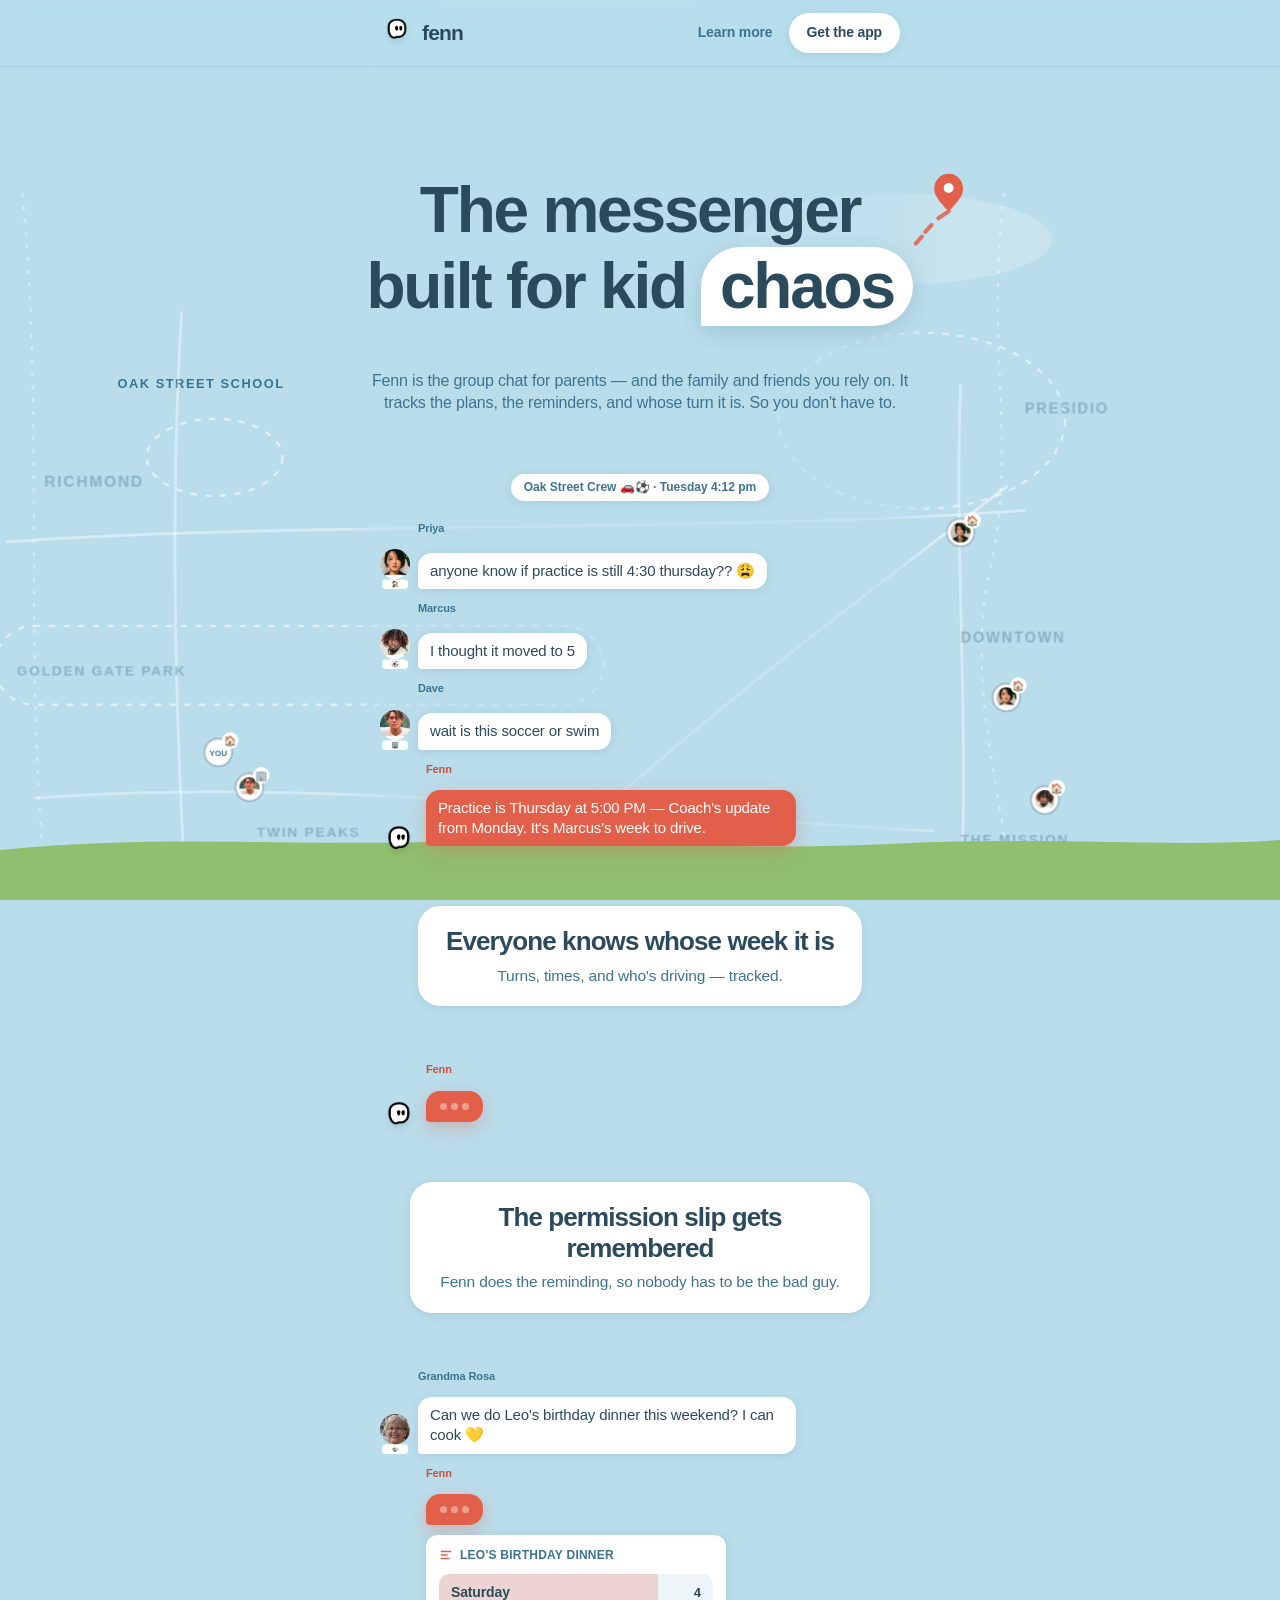
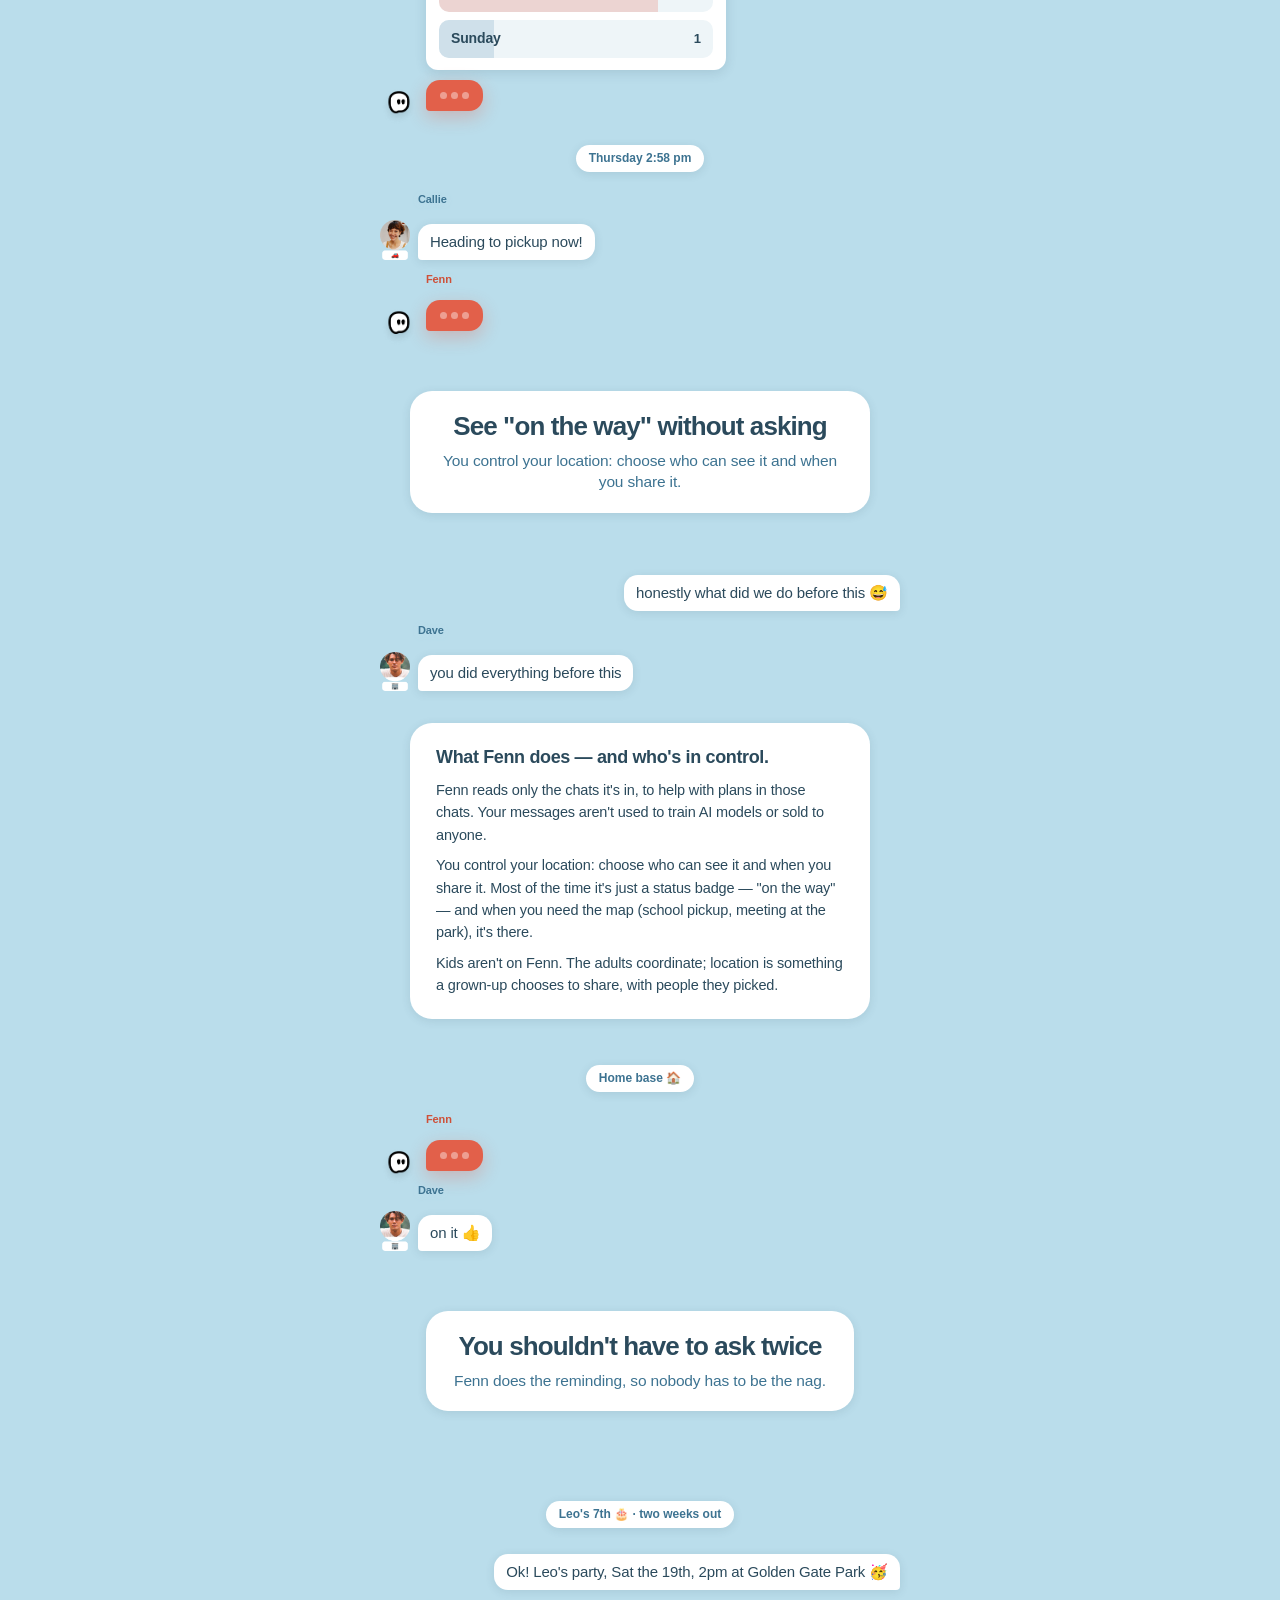
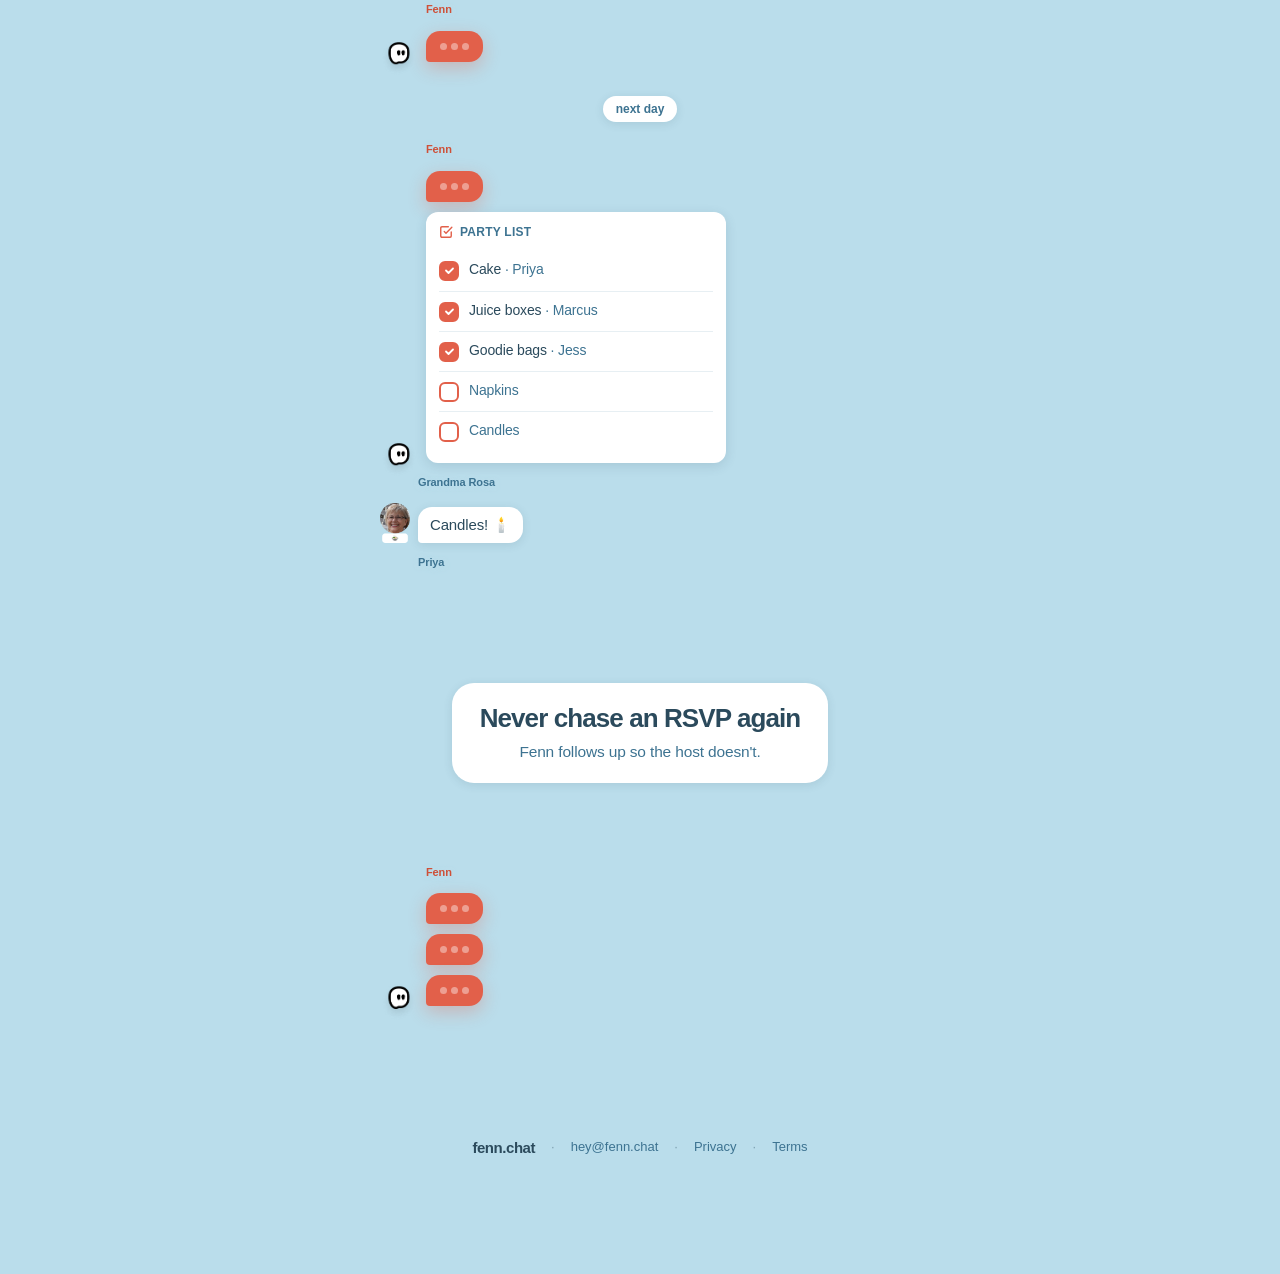
<file: index.html>
<!DOCTYPE html>
<html lang="en">
<head>
<meta charset="utf-8">
<meta name="viewport" content="width=device-width, initial-scale=1">
<title>Fenn — The messenger built for kid chaos</title>
<meta name="description" content="Fenn is the group chat for your village — with a helper inside who tracks the plans, the reminders, and whose turn it is." />

<link rel="canonical" href="https://fenn.chat/" />
<meta name="theme-color" content="#BADDEB" />

<!-- Icons -->
<link rel="icon" type="image/png" sizes="32x32" href="/assets/favicon-32.png?v=4" />
<link rel="icon" type="image/png" sizes="512x512" href="/assets/favicon-512.png?v=4" />
<link rel="apple-touch-icon" sizes="180x180" href="/assets/apple-touch-icon.png?v=3" />

<!-- Open Graph -->
<meta property="og:type" content="website" />
<meta property="og:site_name" content="Fenn" />
<meta property="og:url" content="https://fenn.chat/" />
<meta property="og:title" content="Join my family on Fenn" />
<meta property="og:description" content="Fenn is the group chat for your village — with a helper inside who tracks the plans, the reminders, and whose turn it is." />
<meta property="og:image" content="https://fenn.chat/assets/og-image.png?v=11" />
<meta property="og:image:width" content="1200" />
<meta property="og:image:height" content="630" />

<!-- Twitter / X -->
<meta name="twitter:card" content="summary_large_image" />
<meta name="twitter:title" content="Join my family on Fenn" />
<meta name="twitter:description" content="Fenn is the group chat for your village — with a helper inside who tracks the plans, the reminders, and whose turn it is." />
<meta name="twitter:image" content="https://fenn.chat/assets/og-image.png?v=11" />

<style>
  /* ============================================================
     fenn.chat — marketing homepage v5 (kid-chaos positioning)
     One scrolling group chat (a village running the week) over a
     white chalk-line map on a sunny sky, grass strip at bottom.
     STRICT SINGLE PALETTE:
       sky #BADDEB · white lines/bubbles · deep blue #3D7391/#2B4A5C
       coral #E2604A = FENN ONLY · grass #8FBF6F (bottom strip only)
     ============================================================ */

  :root {
    --font: -apple-system, BlinkMacSystemFont, "SF Pro Display", "SF Pro Text", "Inter", "Helvetica Neue", Arial, sans-serif;

    --sky:        #BADDEB;
    --white:      #FFFFFF;
    --label:      #3D7391;   /* map labels, muted UI text */
    --ink:        #2B4A5C;   /* human bubble text, headlines */
    --coral:      #E2604A;   /* FENN ONLY */
    --coral-deep: #CE5038;
    --grass:      #8FBF6F;
    --grass-dk:   #5E8F45;
    --char-ink:   #1E1E1E;   /* mascot outline/eyes */
    --ring-cool:  #7FB2C9;

    --bubble-shadow: 0 2px 10px rgba(43,74,92,0.12);
    --coral-glow: 0 6px 18px rgba(226,96,74,0.32);
    --r: 14px;
    --col: 560px;
    --grass-h: 74px;
  }

  * { box-sizing: border-box; margin: 0; padding: 0; }
  html { scroll-behavior: smooth; overflow-x: clip; }
  body {
    font-family: var(--font); color: var(--ink); background: var(--sky);
    -webkit-font-smoothing: antialiased; text-rendering: optimizeLegibility;
    line-height: 1.4; padding-bottom: 96px;
  }
  a { color: inherit; text-decoration: none; }

  /* ---------- Map layer ---------- */
  .map-layer { position: fixed; inset: 0; z-index: 0; overflow: hidden; background: var(--sky); }
  .map-cam {
    position: absolute; inset: -6%; will-change: transform;
    transform: scale(1) translate(0,0);
    transition: transform 900ms cubic-bezier(.4,0,.2,1);
    transform-origin: 50% 45%;
  }
  .map-cam svg { width: 100%; height: 100%; display: block; }

  .cloud { animation: drift 60s linear infinite alternate; }
  .cloud.b { animation-duration: 82s; animation-direction: alternate-reverse; }
  @keyframes drift { from { transform: translateX(-24px); } to { transform: translateX(28px); } }

  /* ---------- Story choreography (state = data-beat on .map-cam) ----------
     The map is Fenn's live map of the village. Beats:
       1 -> resolve (school pin drops) -> remind (dots shuffle: proof of life)
       -> party (Rosa cooks) -> thu (camera zooms to school, Callie drives)
       -> eta (geofence ping) -> exhale (settle) -> rsvp (camera wide)
       -> ggp (party pin drops) -> handoff (Rosa gets pickup) -> close (the party). */

  /* member dots: ambient, slower than the camera */
  .dot { transition: transform 1600ms cubic-bezier(.4,0,.2,1); }
  .dot-you    { transform: translate(340px, 880px); }   /* Jess */
  .dot-dave   { transform: translate(374px, 918px); }
  .dot-priya  { transform: translate(1200px, 820px); }
  .dot-marcus { transform: translate(1242px, 932px); }
  .dot-rosa   { transform: translate(1150px, 640px); }
  .dot-callie { transform: translate(300px, 1000px); }

  /* remind: same city, different hour — dots relocate quietly */
  .map-cam[data-beat="remind"] .dot-priya,  .map-cam[data-beat="party"] .dot-priya,
  .map-cam[data-beat="thu"] .dot-priya,     .map-cam[data-beat="eta"] .dot-priya,
  .map-cam[data-beat="exhale"] .dot-priya,  .map-cam[data-beat="rsvp"] .dot-priya,
  .map-cam[data-beat="ggp"] .dot-priya,     .map-cam[data-beat="handoff"] .dot-priya { transform: translate(1136px, 856px); }
  .map-cam[data-beat="remind"] .dot-marcus, .map-cam[data-beat="party"] .dot-marcus,
  .map-cam[data-beat="thu"] .dot-marcus,    .map-cam[data-beat="eta"] .dot-marcus,
  .map-cam[data-beat="exhale"] .dot-marcus, .map-cam[data-beat="rsvp"] .dot-marcus,
  .map-cam[data-beat="ggp"] .dot-marcus,    .map-cam[data-beat="handoff"] .dot-marcus { transform: translate(1172px, 760px); }

  /* Thursday: Callie drives to school */
  .map-cam[data-beat="thu"] .dot-callie { transform: translate(326px, 660px); }
  .map-cam[data-beat="eta"] .dot-callie { transform: translate(334px, 588px); }
  .map-cam[data-beat="exhale"] .dot-callie, .map-cam[data-beat="rsvp"] .dot-callie,
  .map-cam[data-beat="ggp"] .dot-callie,    .map-cam[data-beat="handoff"] .dot-callie { transform: translate(336px, 562px); }

  /* handoff: Rosa heads for pickup */
  .map-cam[data-beat="handoff"] .dot-rosa { transform: translate(368px, 578px); }

  /* close: everyone gathers at the party in Golden Gate Park */
  .map-cam[data-beat="close"] .dot-you    { transform: translate(316px, 782px); }
  .map-cam[data-beat="close"] .dot-dave   { transform: translate(352px, 800px); }
  .map-cam[data-beat="close"] .dot-priya  { transform: translate(340px, 768px); }
  .map-cam[data-beat="close"] .dot-marcus { transform: translate(364px, 786px); }
  .map-cam[data-beat="close"] .dot-rosa   { transform: translate(326px, 758px); }
  .map-cam[data-beat="close"] .dot-callie { transform: translate(294px, 792px); }

  /* status badges (emoji inferred from location) */
  .dot .be { display: none; }
  .map-cam[data-beat="1"] .be-home, .map-cam[data-beat="resolve"] .be-home { display: block; }
  .map-cam[data-beat="remind"] .dot-you .be-home,  .map-cam[data-beat="party"] .dot-you .be-home,
  .map-cam[data-beat="thu"] .dot-you .be-home,     .map-cam[data-beat="eta"] .dot-you .be-home,
  .map-cam[data-beat="exhale"] .dot-you .be-home,  .map-cam[data-beat="rsvp"] .dot-you .be-home,
  .map-cam[data-beat="ggp"] .dot-you .be-home,     .map-cam[data-beat="handoff"] .dot-you .be-home { display: block; }
  .map-cam[data-beat="remind"] .dot-callie .be-home, .map-cam[data-beat="party"] .dot-callie .be-home { display: block; }
  /* Dave's at work until the party */
  .map-cam[data-beat="1"] .dot-dave .be-work,      .map-cam[data-beat="resolve"] .dot-dave .be-work,
  .map-cam[data-beat="remind"] .dot-dave .be-work, .map-cam[data-beat="party"] .dot-dave .be-work,
  .map-cam[data-beat="thu"] .dot-dave .be-work,    .map-cam[data-beat="eta"] .dot-dave .be-work,
  .map-cam[data-beat="exhale"] .dot-dave .be-work, .map-cam[data-beat="rsvp"] .dot-dave .be-work,
  .map-cam[data-beat="ggp"] .dot-dave .be-work,    .map-cam[data-beat="handoff"] .dot-dave .be-work { display: block; }
  .map-cam[data-beat="1"] .dot-dave .be-home, .map-cam[data-beat="resolve"] .dot-dave .be-home { display: none; }
  .map-cam[data-beat="remind"] .dot-priya .be-shop,  .map-cam[data-beat="party"] .dot-priya .be-shop,
  .map-cam[data-beat="thu"] .dot-priya .be-shop,     .map-cam[data-beat="eta"] .dot-priya .be-shop,
  .map-cam[data-beat="exhale"] .dot-priya .be-shop,  .map-cam[data-beat="rsvp"] .dot-priya .be-shop,
  .map-cam[data-beat="ggp"] .dot-priya .be-shop,     .map-cam[data-beat="handoff"] .dot-priya .be-shop { display: block; }
  .map-cam[data-beat="remind"] .dot-marcus .be-car,  .map-cam[data-beat="party"] .dot-marcus .be-car,
  .map-cam[data-beat="thu"] .dot-marcus .be-car,     .map-cam[data-beat="eta"] .dot-marcus .be-car,
  .map-cam[data-beat="exhale"] .dot-marcus .be-car,  .map-cam[data-beat="rsvp"] .dot-marcus .be-car,
  .map-cam[data-beat="ggp"] .dot-marcus .be-car,     .map-cam[data-beat="handoff"] .dot-marcus .be-car { display: block; }
  /* Rosa cooks from the birthday ask on; drives at the handoff */
  .map-cam[data-beat="party"] .dot-rosa .be-cook, .map-cam[data-beat="thu"] .dot-rosa .be-cook,
  .map-cam[data-beat="eta"] .dot-rosa .be-cook,   .map-cam[data-beat="exhale"] .dot-rosa .be-cook,
  .map-cam[data-beat="rsvp"] .dot-rosa .be-cook,  .map-cam[data-beat="ggp"] .dot-rosa .be-cook { display: block; }
  .map-cam[data-beat="1"] .dot-rosa .be-home, .map-cam[data-beat="resolve"] .dot-rosa .be-home,
  .map-cam[data-beat="remind"] .dot-rosa .be-home { display: block; }
  .map-cam[data-beat="handoff"] .dot-rosa .be-car { display: block; }
  /* Callie drives Thursday */
  .map-cam[data-beat="thu"] .dot-callie .be-car, .map-cam[data-beat="eta"] .dot-callie .be-car,
  .map-cam[data-beat="exhale"] .dot-callie .be-car, .map-cam[data-beat="rsvp"] .dot-callie .be-car,
  .map-cam[data-beat="ggp"] .dot-callie .be-car, .map-cam[data-beat="handoff"] .dot-callie .be-car { display: block; }
  .map-cam[data-beat="close"] .badge { display: none; }

  /* rings go coral only when Fenn acts on someone */
  .dot .ring { stroke: rgba(43,74,92,0.25); transition: stroke 400ms ease; }
  .map-cam[data-beat="eta"] .dot-callie .ring, .map-cam[data-beat="exhale"] .dot-callie .ring { stroke: #E2604A; }
  .map-cam[data-beat="handoff"] .dot-rosa .ring { stroke: #E2604A; }

  /* school pin drops with a settle bounce when Fenn resolves practice (first coral on the map) */
  #pin-school { opacity: 0; transform: translate(336px, 528px);
                transition: opacity 450ms ease, transform 600ms cubic-bezier(.34,1.56,.64,1); }
  .map-cam[data-beat="resolve"] #pin-school, .map-cam[data-beat="remind"] #pin-school,
  .map-cam[data-beat="party"] #pin-school,   .map-cam[data-beat="thu"] #pin-school,
  .map-cam[data-beat="eta"] #pin-school,     .map-cam[data-beat="exhale"] #pin-school,
  .map-cam[data-beat="rsvp"] #pin-school,    .map-cam[data-beat="ggp"] #pin-school,
  .map-cam[data-beat="handoff"] #pin-school, .map-cam[data-beat="close"] #pin-school { opacity: 1; transform: translate(336px, 555px); }

  /* party pin drops on Golden Gate Park when Jess announces Leo's 7th */
  #pin-party { opacity: 0; transform: translate(300px, 750px);
               transition: opacity 450ms ease, transform 600ms cubic-bezier(.34,1.56,.64,1); }
  .map-cam[data-beat="ggp"] #pin-party, .map-cam[data-beat="handoff"] #pin-party,
  .map-cam[data-beat="close"] #pin-party { opacity: 1; transform: translate(300px, 778px); }

  /* coral routes (Fenn's actions): Callie -> school; Rosa -> school */
  #route1, #route2 { opacity: 0; transition: opacity 800ms ease; animation: dashflow 1.6s linear infinite; }
  .map-cam[data-beat="thu"] #route1, .map-cam[data-beat="eta"] #route1,
  .map-cam[data-beat="exhale"] #route1 { opacity: 0.85; }
  .map-cam[data-beat="handoff"] #route2 { opacity: 0.6; }
  .map-cam[data-beat="close"] #route2 { opacity: 0.2; }
  @keyframes dashflow { to { stroke-dashoffset: -160; } }

  /* school geofence: pulses while Fenn's ETA ping is live, settles to a faint ring */
  #geofence { opacity: 0; transition: opacity 600ms ease; }
  .map-cam[data-beat="eta"] #geofence, .map-cam[data-beat="exhale"] #geofence,
  .map-cam[data-beat="rsvp"] #geofence, .map-cam[data-beat="ggp"] #geofence,
  .map-cam[data-beat="handoff"] #geofence { opacity: 1; }
  .map-cam[data-beat="close"] #geofence { opacity: 0.25; }
  .geo { transform-box: fill-box; transform-origin: center; opacity: 0; }
  .map-cam[data-beat="eta"] .geo { animation: pulse 2s ease-out infinite; }
  .map-cam[data-beat="eta"] .geo.g2 { animation-delay: 1s; }
  #geo-static { opacity: 0; transition: opacity 600ms ease; }
  .map-cam[data-beat="exhale"] #geo-static, .map-cam[data-beat="rsvp"] #geo-static,
  .map-cam[data-beat="ggp"] #geo-static, .map-cam[data-beat="handoff"] #geo-static { opacity: 0.35; }
  @keyframes pulse { 0% { transform: scale(.4); opacity: .6; } 70% { transform: scale(1.35); opacity: 0; } 100% { opacity: 0; } }

  /* close: map recedes so the fourth-wall close owns the page */
  #world { transition: opacity 700ms ease; }
  .map-cam[data-beat="close"] #world { opacity: 0.85; }

  /* no-JS: one static composition — the party (close) state */
  html:not(.js) #pin-school { opacity: 1; transform: translate(336px, 555px); }
  html:not(.js) #pin-party { opacity: 1; transform: translate(300px, 778px); }
  html:not(.js) #route2 { opacity: 0.2; }
  html:not(.js) #geofence { opacity: 0.25; }
  html:not(.js) .badge { display: none; }
  html:not(.js) .dot-you    { transform: translate(316px, 782px); }
  html:not(.js) .dot-dave   { transform: translate(352px, 800px); }
  html:not(.js) .dot-priya  { transform: translate(340px, 768px); }
  html:not(.js) .dot-marcus { transform: translate(364px, 786px); }
  html:not(.js) .dot-rosa   { transform: translate(326px, 758px); }
  html:not(.js) .dot-callie { transform: translate(294px, 792px); }

  /* ---------- Column quiet-zone scrim (dims map behind the chat column) ---------- */
  .column-scrim {
    position: fixed; top: 0; bottom: 0; left: 50%; transform: translateX(-50%);
    width: min(600px, 100%); z-index: 1; pointer-events: none;
    background: linear-gradient(90deg,
      rgba(186,221,235,0) 0%,
      rgba(186,221,235,0.66) 9%,
      rgba(186,221,235,0.66) 91%,
      rgba(186,221,235,0) 100%);
  }

  /* ---------- Grass strip (bottom, in front of map) ---------- */
  .grass-strip { position: fixed; left: 0; right: 0; bottom: 0; height: var(--grass-h); z-index: 2; pointer-events: none; }
  .grass-strip svg { width: 100%; height: 100%; display: block; }

  /* ---------- Nav ---------- */
  nav { position: sticky; top: 0; z-index: 40; background: rgba(186,221,235,0.82);
        backdrop-filter: saturate(160%) blur(12px); -webkit-backdrop-filter: saturate(160%) blur(12px);
        border-bottom: 1px solid rgba(61,115,145,0.14); }
  .nav-inner { max-width: var(--col); margin: 0 auto; padding: 13px 20px; display: flex; align-items: center; justify-content: space-between; }
  .wordmark { display: flex; align-items: center; gap: 8px; font-weight: 800; font-size: 21px; letter-spacing: -0.04em; color: var(--ink); }
  .wordmark img { width: 34px; height: auto; display: block; }
  .nav-right { display: flex; align-items: center; gap: 16px; }
  .nav-link { font-weight: 700; font-size: 14px; letter-spacing: -0.01em; color: var(--label); }
  .btn-app { background: var(--white); color: var(--ink); font-weight: 700; font-size: 14px; letter-spacing: -0.01em;
             padding: 10px 18px; border-radius: 100px; border: none; cursor: pointer; box-shadow: var(--bubble-shadow);
             transition: transform .15s ease; }
  .btn-app:active { transform: scale(0.96); }

  /* ---------- Column ---------- */
  main { position: relative; z-index: 3; max-width: var(--col); margin: 0 auto; padding: 0 20px; }

  .kicker { text-align: center; width: 100vw; margin-left: calc(50% - 50vw);
            padding: clamp(56px, 6vw, 128px) 12px clamp(10px, 2vw, 44px); }
  .kicker-inner { max-width: 680px; margin: 0 auto; }
  /* hero: headline renders directly on the sky — only the word "chaos" gets a chat bubble */
  .hero-pop { position: relative; display: inline-block; font-size: clamp(44px, 5vw, 112px);
              padding: 0.5em min(0.73em, 1.5vw); }
  .hero-h { position: relative; z-index: 1; font-size: 1em; font-weight: 700; letter-spacing: -0.035em; line-height: 1.12; color: var(--ink); }
  .hero-sub { font-size: clamp(16px, 1.2vw, 21px); color: var(--label); letter-spacing: -0.01em; margin: 0.7em auto 0; max-width: 34em;
              animation: heroSubIn 300ms ease both; }
  @keyframes heroSubIn { from { opacity: 0; } }

  /* the word "chaos" in an actual chat bubble — FINAL size from first paint, never resizes.
     Timeline, once per load (base styles = the t=1700ms final state; animations only enter):
     0–180 bubble spring-in · 180–900 typing · 900–980 dots out · 980–1200 word reveal ·
     1200–1350 beat · 1350–1700 pin escape. Pure CSS: never replays on scroll/resize/tab return. */
  .word-bubble { position: relative; display: inline-block; padding: 0.06em 0.3em;
                 background: var(--white); color: var(--ink);
                 border-radius: 999px 999px 999px 6px;
                 box-shadow: 0 0.09em 0.32em rgba(43,74,92,0.16);
                 vertical-align: baseline; transform-origin: left bottom;
                 overflow: visible;  /* explicit — prevents Safari border-radius child clipping */
                 animation: wbIn 180ms cubic-bezier(.34,1.56,.64,1) both; }
  .wb-word { display: inline-block; transform-origin: center;
             animation: wbWord 220ms cubic-bezier(.34,1.56,.64,1) 980ms both; }
  .wb-dots { position: absolute; inset: 0; display: flex; gap: 0.12em;
             align-items: center; justify-content: center;
             opacity: 0; animation: wbDots 980ms linear; }
  .wb-dots i { width: 0.17em; height: 0.17em; border-radius: 50%; background: var(--ink); opacity: .35;
               animation: wbPulse 450ms ease-in-out 180ms 2; }
  .wb-dots i:nth-child(2) { animation-delay: 280ms; }
  .wb-dots i:nth-child(3) { animation-delay: 380ms; }
  .wb-keep, .nb { white-space: nowrap; }
  /* three lines only when the "built for kid [chaos]" unit truly cannot fit */
  @media (max-width: 419px) { .wb-keep { white-space: normal; } }
  @keyframes wbIn { from { transform: scale(.88); } to { transform: scale(1); } }
  @keyframes wbDots { 0% { opacity: 0; } 18% { opacity: 1; } 92% { opacity: 1; } 100% { opacity: 0; } }
  @keyframes wbPulse { 0%, 100% { transform: translateY(0); opacity: .35; }
                       50% { transform: translateY(-0.045em); opacity: .7; } }
  @keyframes wbWord { 0% { opacity: 0; transform: scale(.92); }
                      60% { opacity: 1; transform: scale(1.02); }
                      100% { opacity: 1; transform: scale(1); } }

  /* coral pin escape: launches from the bubble's top-right corner at 60% scale, arcs
     up-and-right ~0.6 bubble heights with one tiny overshoot; 3 trail dashes fade in
     oldest-first (60ms stagger), the first touching the bubble's edge.
     Trail wb-t3 endpoint is (34,36) — exactly the pin tip — so no gap. */
  .wb-fx { position: absolute; left: 100%; top: 0; width: 1.5em; height: 1.5em;
           margin-left: -0.171em; margin-top: -1.329em;
           pointer-events: none; z-index: 2; overflow: visible; }
  .wb-pin { animation: wbPin 350ms cubic-bezier(.22,.9,.35,1) 1350ms both; }
  .wb-t1 { animation: wbTrail 200ms ease 1350ms both; }
  .wb-t2 { animation: wbTrail 200ms ease 1410ms both; }
  .wb-t3 { animation: wbTrail 200ms ease 1470ms both; }
  @keyframes wbPin { 0% { transform: translate(8px, 62px) scale(.6); opacity: 0; }
                     12% { opacity: 1; }
                     78% { transform: translate(36.5px, 33.5px) scale(1.02); }
                     100% { transform: translate(34px, 36px) scale(1); opacity: 1; } }
  @keyframes wbTrail { from { opacity: 0; } to { opacity: 1; } }

  /* ---------- Badge mode (≤560px): pin overlaps bubble corner, no trail ----------
     At ≤560px the "built for kid [chaos]" line centered in the viewport puts the
     bubble's right edge close enough to the viewport edge that the tethered pin
     (which extends 1.329em = ~59px beyond bubble.right) would clip. Badge mode:
     pin tip (SVG 34,36 in 70×70 vb) anchors to bubble top-right corner at 85% scale.
     Tethered mode safe from 561px+ (pin stays ≥20px inside viewport). */
  @media (max-width: 560px) {
    .wb-t1, .wb-t2, .wb-t3 { display: none !important; }
    .wb-pin { animation: none !important; }   /* SVG attr translate(34,36) is the static state */
    .wb-fx {
      left: 100%; top: 0;
      margin-left: -0.729em;   /* -(34/70 × 1.5em): pin tip x → bubble right */
      margin-top:  -0.771em;   /* -(36/70 × 1.5em): pin tip y → bubble top  */
      transform: scale(0.85);
      transform-origin: 0.729em 0.771em;   /* scale from the pin tip = corner anchor */
    }
  }

  @media (prefers-reduced-motion: reduce) {
    .word-bubble, .wb-word, .wb-dots, .wb-dots i,
    .wb-pin, .wb-t1, .wb-t2, .wb-t3, .hero-sub { animation: none !important; }
  }

  .thread { display: flex; flex-direction: column; }

  .divider { text-align: center; margin: 34px 0 20px; }
  .divider span { display: inline-block; background: var(--white); color: var(--label); white-space: nowrap;
                  font-size: 12px; font-weight: 600; padding: 5px 13px; border-radius: 100px; box-shadow: var(--bubble-shadow); }

  .cluster { display: flex; flex-direction: column; gap: 6px; }

  .msg { display: flex; align-items: flex-end; gap: 8px; max-width: 80%; margin-top: 0; }
  .msg.first { margin-top: 6px; }
  .msg .avatar { width: 24px; height: 24px; border-radius: 50%; flex: none; display: grid; place-items: center;
                 font-size: 10.5px; font-weight: 700; color: var(--ink); background: var(--white); letter-spacing: -0.02em;
                 margin-bottom: 0; box-shadow: var(--bubble-shadow); }
  .msg .avatar.photo { width: 30px; height: auto; border-radius: 0; overflow: visible; background: none; box-shadow: none; display: block; align-self: flex-end; }
  .msg .avatar.photo img { width: 100%; height: auto; display: block; }
  .bubble { padding: 8px 12px; border-radius: var(--r); font-size: 15px; line-height: 1.35; letter-spacing: -0.01em;
            color: var(--ink); background: var(--white); box-shadow: var(--bubble-shadow); }
  .name { font-size: 11px; font-weight: 700; letter-spacing: -0.01em; color: var(--label); margin: 6px 0 1px 38px;
          text-shadow: 0 1px 6px rgba(186,221,235,0.9); }
  .cluster > .name:first-child { margin-top: 0; }

  .msg.recv { align-self: flex-start; }
  .msg.recv .bubble { border-bottom-left-radius: 4px; }
  .msg.you { align-self: flex-end; flex-direction: row-reverse; }
  .msg.you .bubble { border-bottom-right-radius: 4px; }

  /* Fenn — coral, the boldest figure */
  .msg.fenn { align-self: flex-start; }
  .msg.fenn .avatar { background: none; box-shadow: none; padding: 0; width: 38px; }
  .msg.fenn .avatar img { width: 38px; height: auto; display: block; }
  .msg.fenn .bubble { background: var(--coral); color: #fff; border-bottom-left-radius: 4px; box-shadow: var(--coral-glow); }
  .name.fenn-name { color: var(--coral-deep); }

  /* consecutive messages from one sender group: avatar aligns with the LAST bubble of the group */
  .msg.cont { margin-top: 4px; }
  .msg:has(+ .msg.cont) .avatar { visibility: hidden; }

  /* ---------- Inline cards (separate white cards, never inside a bubble) ---------- */
  .card { background: #fff; border-radius: 12px; padding: 12px 13px; box-shadow: 0 3px 12px rgba(43,74,92,0.14); width: 300px; max-width: 100%; color: var(--ink); }
  .card-title { font-size: 12px; font-weight: 800; letter-spacing: 0.02em; color: var(--label); text-transform: uppercase; margin-bottom: 10px; display: flex; align-items: center; gap: 7px; }
  .card-title svg { display: block; }

  /* poll */
  .poll { display: flex; flex-direction: column; gap: 8px; }
  .poll-opt { position: relative; border-radius: 10px; overflow: hidden; background: #EEF5F8; min-height: 38px; display: flex; }
  .poll-fill { position: absolute; inset: 0 auto 0 0; background: #CFE0EA; }
  .poll-opt.win .poll-fill { background: rgba(226,96,74,0.22); }
  .poll-content { position: relative; z-index: 1; display: flex; align-items: center; justify-content: space-between; gap: 12px; width: 100%; padding: 8px 12px; }
  .poll-label { font-size: 14px; font-weight: 600; color: var(--ink); letter-spacing: -0.01em; }
  .poll-opt.win .poll-label { font-weight: 700; }
  .poll-count { font-size: 13px; font-weight: 700; color: var(--ink); flex: none; }

  .task-row { display: flex; align-items: flex-start; gap: 10px; padding: 9px 0; border-top: 1px solid #E7EFF3; min-height: 40px; }
  .card-title + .task-row { border-top: none; }
  .task-check { width: 20px; height: 20px; border-radius: 6px; border: 2px solid var(--coral); flex: none; margin-top: 1px; }
  .cal-ico { width: 40px; height: 40px; border-radius: 11px; background: rgba(226,96,74,0.12); color: var(--coral-deep); flex: none;
             display: flex; flex-direction: column; align-items: center; justify-content: center; line-height: 1; }
  .cal-ico .m { font-size: 9px; font-weight: 800; letter-spacing: .06em; text-transform: uppercase; }
  .cal-ico .d { font-size: 18px; font-weight: 800; margin-top: 2px; }
  .task-t { display: block; font-size: 14px; font-weight: 600; color: var(--ink); letter-spacing: -0.01em; }
  .task-s { display: block; font-size: 12px; color: var(--label); margin-top: 1px; }

  /* ---------- Typing ---------- */
  .typing { display: inline-flex; gap: 4px; align-items: center; padding: 12px 14px; border-radius: var(--r); border-bottom-left-radius: 4px; background: var(--coral); box-shadow: var(--coral-glow); }
  .typing span { width: 7px; height: 7px; border-radius: 50%; background: #fff; opacity: .55; animation: blink 1.2s infinite both; }
  .typing span:nth-child(2) { animation-delay: .2s; }
  .typing span:nth-child(3) { animation-delay: .4s; }
  @keyframes blink { 0%,80%,100% { opacity:.4; transform: translateY(0); } 40% { opacity:1; transform: translateY(-2px); } }

  /* ---------- Interstitials (feature captions) ---------- */
  .interstitial { text-align: center; padding: 60px 12px 56px; }
  .interstitial .pill { display: inline-block; background: var(--white); border-radius: 22px; padding: 20px 28px; box-shadow: var(--bubble-shadow); max-width: 460px; }
  .interstitial h2 { font-size: 26px; font-weight: 700; letter-spacing: -0.035em; line-height: 1.2; color: var(--ink); }
  .interstitial p { font-size: 15.5px; color: var(--label); margin-top: 7px; letter-spacing: -0.01em; }

  /* ---------- Privacy block ---------- */
  .privacy { display: flex; justify-content: center; padding: 32px 12px 12px; }
  .privacy .card-p { background: var(--white); border-radius: 22px; padding: 22px 26px; box-shadow: var(--bubble-shadow); max-width: 460px; }
  .privacy h3 { font-size: 18px; font-weight: 800; letter-spacing: -0.02em; color: var(--ink); margin-bottom: 8px; }
  .privacy p { font-size: 14.5px; line-height: 1.55; color: var(--ink); letter-spacing: -0.01em; }
  .privacy p + p { margin-top: 8px; }

  /* ---------- Close: visitor quick-reply chips ---------- */
  .chips { display: flex; gap: 10px; margin: 14px 0 0 46px; flex-wrap: wrap; }
  .chip { display: inline-flex; align-items: center; padding: 11px 20px; border-radius: 100px; cursor: pointer;
          font-size: 14.5px; font-weight: 700; letter-spacing: -0.01em;
          background: var(--white); color: var(--ink); border: 1.5px solid rgba(61,115,145,0.28);
          box-shadow: var(--bubble-shadow); transition: transform .15s ease; }
  .chip.solid { background: var(--coral); color: #fff; border-color: var(--coral); box-shadow: var(--coral-glow); }
  .chip:active { transform: scale(0.96); }

  /* ---------- Footer ---------- */
  footer { position: relative; z-index: 3; margin-top: 40px; }
  .footer-inner { max-width: var(--col); margin: 0 auto; padding: 26px 20px 20px; display: flex; align-items: center; justify-content: center; gap: 8px 16px; flex-wrap: wrap; font-size: 13px; color: var(--ink); }
  .footer-inner .fenn-foot { font-weight: 800; letter-spacing: -0.03em; font-size: 15px; }
  .footer-inner .dot { opacity: .4; }
  .footer-inner a { color: var(--label); }

  /* ---------- Reveal ---------- */
  .js .reveal { opacity: 0; transform: translateY(14px); transition: opacity .5s ease, transform .5s cubic-bezier(.2,.7,.3,1); }
  .js .reveal.in { opacity: 1; transform: none; }
  @media (prefers-reduced-motion: reduce) {
    .js .reveal { opacity: 1 !important; transform: none !important; transition: none; }
    .map-cam { transition: none !important; }
    .cloud, #route1, #route2, .geo { animation: none !important; }
    .dot, #pin-school, #pin-party, #world, .dot .ring, #geofence, #geo-static { transition: none !important; }
    html { scroll-behavior: auto; }
  }
  @media (max-width: 640px) {
    .interstitial h2 { font-size: 23px; }
    .msg { max-width: 90%; }
  }
</style>
</head>
<body>

  <!-- ===================== MAP LAYER (chalk lines on sky — Fenn's live map of the village) ===================== -->
  <div class="map-layer" aria-hidden="true">
    <div class="map-cam" id="cam" data-beat="1">
      <svg viewBox="0 0 1600 1100" preserveAspectRatio="xMidYMid slice">
        <!-- clouds -->
        <g fill="#FFFFFF">
          <ellipse class="cloud" cx="720" cy="64" rx="140" ry="40" opacity="0.22"/>
          <ellipse class="cloud b" cx="1080" cy="320" rx="170" ry="50" opacity="0.18"/>
        </g>

        <g id="world">
          <!-- ===== the school (upper-left margin) ===== -->
          <g id="school">
            <ellipse cx="336" cy="558" rx="74" ry="42" fill="none" stroke="#FFFFFF" stroke-opacity="0.55" stroke-width="2.5" stroke-dasharray="7 9"/>
            <text x="230" y="482" font-family="-apple-system, Inter, sans-serif" fill="#3D7391" font-weight="700" letter-spacing="0.12em" font-size="14">OAK STREET SCHOOL</text>
          </g>

          <!-- coral routes (Fenn's actions): Callie -> school (Thu pickup); Rosa -> school (handoff) -->
          <path id="route1" d="M300 1000 C 312 900 322 760 326 660 C 330 620 334 590 336 572" fill="none" stroke="#E2604A" stroke-width="5" stroke-linecap="round" stroke-dasharray="2 13"/>
          <path id="route2" d="M1150 640 C 950 620 640 596 420 572" fill="none" stroke="#E2604A" stroke-width="4" stroke-linecap="round" stroke-dasharray="2 13" stroke-opacity="0.8"/>

          <!-- school geofence (appears when Fenn pings the ETA) -->
          <g id="geofence">
            <circle class="geo g1" cx="336" cy="558" r="46" fill="none" stroke="#E2604A" stroke-width="3" stroke-opacity="0.6"/>
            <circle class="geo g2" cx="336" cy="558" r="46" fill="none" stroke="#E2604A" stroke-width="3" stroke-opacity="0.45"/>
            <circle id="geo-static" cx="336" cy="558" r="46" fill="none" stroke="#E2604A" stroke-width="2.5"/>
          </g>

          <!-- school pin (drops when Fenn resolves practice) -->
          <g id="pin-school">
            <path d="M0 -30 C16 -30 28 -18 28 -2 C28 18 0 40 0 40 C0 40 -28 18 -28 -2 C-28 -18 -16 -30 0 -30 Z" fill="#E2604A"/>
            <circle cy="-2" r="9" fill="#fff"/>
          </g>

          <!-- party pin (drops on Golden Gate Park for Leo's 7th) -->
          <g id="pin-party">
            <path d="M0 -26 C14 -26 24 -16 24 -2 C24 15 0 34 0 34 C0 34 -24 15 -24 -2 C-24 -16 -14 -26 0 -26 Z" fill="#E2604A"/>
            <circle cy="-2" r="8" fill="#fff"/>
          </g>

          <!-- ===== SAN FRANCISCO (chalk city) ===== -->
          <g id="sf" transform="translate(0,290)">
            <!-- roads (single-weight white lines — never full opacity; bubbles stay brightest) -->
            <g fill="none" stroke="#FFFFFF" stroke-width="3" stroke-linecap="round">
              <path d="M470 940 C740 640 980 470 1200 300" stroke-opacity="0.5"/>
              <path d="M110 360 C420 338 900 350 1220 326" stroke-opacity="0.42"/>
              <path d="M300 110 C282 400 300 700 322 1050" stroke-opacity="0.4"/>
              <path d="M1150 190 C1140 460 1180 730 1116 1020" stroke-opacity="0.4"/>
              <path d="M140 640 C440 616 820 660 1120 676" stroke-opacity="0.36"/>
            </g>
            <!-- parks (white dashed outlines, NO fill) -->
            <g fill="none" stroke="#FFFFFF" stroke-opacity="0.52" stroke-width="2.5" stroke-dasharray="7 9">
              <rect x="96" y="452" width="664" height="86" rx="43"/>
              <ellipse cx="1108" cy="228" rx="156" ry="96"/>
              <ellipse cx="1214" cy="742" rx="72" ry="46"/>
            </g>
            <!-- coastline -->
            <g fill="none" stroke="#FFFFFF" stroke-opacity="0.42" stroke-width="2.5" stroke-dasharray="4 10">
              <path d="M126 -20 C150 210 128 470 150 720 C162 902 130 1004 152 1120"/>
              <path d="M1198 -20 C1176 150 1214 260 1180 400 C1150 560 1226 700 1206 860 C1196 962 1216 1030 1198 1120"/>
            </g>
            <!-- labels — margins only, out of the central column band -->
            <g font-family="-apple-system, Inter, sans-serif" fill="#3D7391" font-weight="700" letter-spacing="0.12em" opacity="0.4">
              <text x="150" y="300" font-size="17">RICHMOND</text>
              <text x="120" y="506" font-size="15">GOLDEN GATE PARK</text>
              <text x="188" y="780" font-size="18">SUNSET</text>
              <text x="382" y="682" font-size="15">TWIN PEAKS</text>
              <text x="1220" y="220" font-size="16">PRESIDIO</text>
              <text x="1150" y="470" font-size="16">DOWNTOWN</text>
              <text x="1150" y="690" font-size="15">THE MISSION</text>
              <text x="1236" y="795" font-size="18" transform="rotate(12 1236 795)">SAN FRANCISCO BAY</text>
            </g>
          </g>

          <!-- ===== member dots (Fenn's live map: where the village is) ===== -->
          <g class="dot dot-you">
            <circle class="ring" r="15" fill="#FFFFFF" stroke-width="2.5"/>
            <text x="0" y="3.5" text-anchor="middle" font-size="9" font-weight="800" fill="#3D7391" font-family="-apple-system, Inter, sans-serif">YOU</text>
            <g class="badge">
              <circle cx="13" cy="-13" r="9" fill="#FFFFFF"/>
              <text class="be be-home" x="13" y="-9" font-size="11" text-anchor="middle">🏠</text>
            </g>
          </g>
          <g class="dot dot-dave">
            <circle class="ring" r="15" fill="#FFFFFF" stroke-width="2.5"/>
            <image href="/assets/avatars-web/face-dave.png" x="-11" y="-11" width="22" height="22"/>
            <g class="badge">
              <circle cx="13" cy="-13" r="9" fill="#FFFFFF"/>
              <text class="be be-home" x="13" y="-9" font-size="11" text-anchor="middle">🏠</text>
              <text class="be be-work" x="13" y="-9" font-size="11" text-anchor="middle">🏢</text>
            </g>
          </g>
          <g class="dot dot-priya">
            <circle class="ring" r="15" fill="#FFFFFF" stroke-width="2.5"/>
            <image href="/assets/avatars-web/face-priya.png" x="-11" y="-11" width="22" height="22"/>
            <g class="badge">
              <circle cx="13" cy="-13" r="9" fill="#FFFFFF"/>
              <text class="be be-home" x="13" y="-9" font-size="11" text-anchor="middle">🏠</text>
              <text class="be be-shop" x="13" y="-9" font-size="11" text-anchor="middle">🛍</text>
            </g>
          </g>
          <g class="dot dot-marcus">
            <circle class="ring" r="15" fill="#FFFFFF" stroke-width="2.5"/>
            <image href="/assets/avatars-web/face-marcus.png" x="-11" y="-11" width="22" height="22"/>
            <g class="badge">
              <circle cx="13" cy="-13" r="9" fill="#FFFFFF"/>
              <text class="be be-home" x="13" y="-9" font-size="11" text-anchor="middle">🏠</text>
              <text class="be be-car" x="13" y="-9" font-size="11" text-anchor="middle">🚗</text>
            </g>
          </g>
          <g class="dot dot-rosa">
            <circle class="ring" r="15" fill="#FFFFFF" stroke-width="2.5"/>
            <image href="/assets/avatars-web/face-rosa.png" x="-11" y="-11" width="22" height="22"/>
            <g class="badge">
              <circle cx="13" cy="-13" r="9" fill="#FFFFFF"/>
              <text class="be be-home" x="13" y="-9" font-size="11" text-anchor="middle">🏠</text>
              <text class="be be-cook" x="13" y="-9" font-size="11" text-anchor="middle">🍲</text>
              <text class="be be-car" x="13" y="-9" font-size="11" text-anchor="middle">🚗</text>
            </g>
          </g>
          <g class="dot dot-callie">
            <circle class="ring" r="15" fill="#FFFFFF" stroke-width="2.5"/>
            <image href="/assets/avatars-web/face-callie.png" x="-11" y="-11" width="22" height="22"/>
            <g class="badge">
              <circle cx="13" cy="-13" r="9" fill="#FFFFFF"/>
              <text class="be be-home" x="13" y="-9" font-size="11" text-anchor="middle">🏠</text>
              <text class="be be-car" x="13" y="-9" font-size="11" text-anchor="middle">🚗</text>
            </g>
          </g>
        </g>
      </svg>
    </div>
  </div>

  <div class="column-scrim" aria-hidden="true"></div>

  <!-- ===================== NAV ===================== -->
  <nav>
    <div class="nav-inner">
      <a class="wordmark" href="#top"><img src="/assets/fenn-logo.png" alt="">fenn</a>
      <div class="nav-right">
        <a class="nav-link" href="/learn-more">Learn more</a>
        <a class="btn-app" href="https://apps.apple.com/us/app/fenn-family-organizer/id6761315757">Get the app</a>
      </div>
    </div>
  </nav>

  <!-- ===================== THREAD ===================== -->
  <main id="top">
    <div class="kicker" data-cam="wide" data-beat="1">
      <div class="kicker-inner">
        <div class="hero-pop">
          <h1 class="hero-h"><span class="nb">The messenger</span> <span class="wb-keep">built for kid <span class="word-bubble"><span class="wb-word">chaos</span><span class="wb-dots" aria-hidden="true"><i></i><i></i><i></i></span><svg class="wb-fx" aria-hidden="true" viewBox="0 0 70 70" fill="none"><g stroke="#E2604A" stroke-width="3" stroke-linecap="round" stroke-opacity="0.85"><path class="wb-t1" d="M10 59.5 L14.5 54.5"></path><path class="wb-t2" d="M17 51 L21.5 46"></path><path class="wb-t3" d="M26.5 41 L34 36"></path></g><g class="wb-pin" transform="translate(34,36)"><path d="M0 0 C -7.5 -7.5 -10.5 -12 -10.5 -16.5 C -10.5 -23 -5.8 -27.5 0 -27.5 C 5.8 -27.5 10.5 -23 10.5 -16.5 C 10.5 -12 7.5 -7.5 0 0 Z" fill="#E2604A"></path><circle cy="-17" r="3.6" fill="#FFFFFF"></circle></g></svg></span></span></h1>
        </div>
        <p class="hero-sub">Fenn is the group chat for parents — and the family and friends you rely on. It tracks the plans, the reminders, and whose turn it is. So you don't have to.</p>
      </div>
    </div>

    <div class="thread">

      <!-- ============ HERO DEMO — "The Week" (Oak Street Crew) ============ -->

      <!-- Beat 1 — chaos arrives -->
      <div class="divider reveal"><span>Oak Street Crew 🚗⚽ · Tuesday 4:12 pm</span></div>

      <div class="cluster">
        <div class="name reveal">Priya</div>
        <div class="msg recv first reveal"><span class="avatar photo"><img src="/assets/avatars-web/emoji-priya.png" alt="Priya"></span><span class="bubble">anyone know if practice is still 4:30 thursday?? 😩</span></div>
        <div class="name reveal">Marcus</div>
        <div class="msg recv first reveal"><span class="avatar photo"><img src="/assets/avatars-web/emoji-marcus.png" alt="Marcus"></span><span class="bubble">I thought it moved to 5</span></div>
        <div class="name reveal">Dave</div>
        <div class="msg recv first reveal"><span class="avatar photo"><img src="/assets/avatars-web/emoji-dave.png" alt="Dave"></span><span class="bubble">wait is this soccer or swim</span></div>

        <!-- Beat 2 — Fenn resolves it (unprompted; calm enters) -->
        <div class="name fenn-name reveal" style="margin-left:46px;">Fenn</div>
        <div class="msg fenn first reveal" data-typing data-beat="resolve">
          <span class="avatar"><img src="/assets/fenn-logo.png" alt="Fenn"></span>
          <span class="bubble">Practice is Thursday at 5:00 PM — Coach's update from Monday. It's Marcus's week to drive.</span>
        </div>
      </div>

      <div class="interstitial reveal"><div class="pill"><h2>Everyone knows whose week it is</h2><p>Turns, times, and who's driving — tracked.</p></div></div>

      <!-- Beat 3 — the reminder (Fenn nags so Jess never has to) -->
      <div class="cluster">
        <div class="name fenn-name reveal" style="margin-left:46px;">Fenn</div>
        <div class="msg fenn first reveal" data-typing data-beat="remind">
          <span class="avatar"><img src="/assets/fenn-logo.png" alt="Fenn"></span>
          <span class="bubble">Reminder for Thursday: permission slips for the field trip are due. Jess, Priya — still need yours.</span>
        </div>
      </div>

      <div class="interstitial reveal"><div class="pill"><h2>The permission slip gets remembered</h2><p>Fenn does the reminding, so nobody has to be the bad guy.</p></div></div>

      <!-- Beat 4 — a decision resolves (poll) -->
      <div class="cluster">
        <div class="name reveal">Grandma Rosa</div>
        <div class="msg recv first reveal" data-beat="party"><span class="avatar photo"><img src="/assets/avatars-web/emoji-rosa.png" alt="Grandma Rosa"></span><span class="bubble">Can we do Leo's birthday dinner this weekend? I can cook 💛</span></div>

        <div class="name fenn-name reveal" style="margin-left:46px;">Fenn</div>
        <div class="msg fenn first reveal" data-typing>
          <span class="avatar"><img src="/assets/fenn-logo.png" alt="Fenn"></span>
          <span class="bubble">Quick poll — Saturday or Sunday for Leo's birthday dinner?</span>
        </div>
        <div class="msg fenn cont reveal">
          <span class="avatar"><img src="/assets/fenn-logo.png" alt="Fenn"></span>
          <span class="card">
            <span class="card-title">
              <svg width="14" height="14" viewBox="0 0 24 24" fill="none"><path d="M4 6h16M4 12h10M4 18h13" stroke="#E2604A" stroke-width="2.4" stroke-linecap="round"/></svg>
              Leo's birthday dinner
            </span>
            <span class="poll">
              <span class="poll-opt win"><span class="poll-fill" style="width:80%"></span><span class="poll-content"><span class="poll-label">Saturday</span><span class="poll-count">4</span></span></span>
              <span class="poll-opt"><span class="poll-fill" style="width:20%"></span><span class="poll-content"><span class="poll-label">Sunday</span><span class="poll-count">1</span></span></span>
            </span>
          </span>
        </div>
        <div class="msg fenn cont reveal" data-typing>
          <span class="avatar"><img src="/assets/fenn-logo.png" alt="Fenn"></span>
          <span class="bubble">Saturday it is. Added to the group calendar.</span>
        </div>
      </div>

      <!-- Beat 5 — status badge moment (location, benign framing) -->
      <div class="divider reveal" data-cam="school" data-beat="thu"><span>Thursday 2:58 pm</span></div>

      <div class="cluster">
        <div class="name reveal">Callie</div>
        <div class="msg recv first reveal"><span class="avatar photo"><img src="/assets/avatars-web/emoji-callie.png" alt="Callie"></span><span class="bubble">Heading to pickup now!</span></div>

        <div class="name fenn-name reveal" style="margin-left:46px;">Fenn</div>
        <div class="msg fenn first reveal" data-typing data-beat="eta">
          <span class="avatar"><img src="/assets/fenn-logo.png" alt="Fenn"></span>
          <span class="bubble">Callie's on the way to school. ETA 3:10 PM.</span>
        </div>
      </div>

      <div class="interstitial reveal"><div class="pill"><h2>See "on the way" without asking</h2><p>You control your location: choose who can see it and when you share it.</p></div></div>

      <!-- Beat 6 — the exhale -->
      <div class="cluster">
        <div class="msg you first reveal" data-beat="exhale"><span class="bubble">honestly what did we do before this 😅</span></div>
        <div class="name reveal">Dave</div>
        <div class="msg recv first reveal"><span class="avatar photo"><img src="/assets/avatars-web/emoji-dave.png" alt="Dave"></span><span class="bubble">you did everything before this</span></div>
      </div>

      <!-- Privacy block -->
      <!-- NOTE: language pending legal/actual policy review — confirm each claim against the
           real ToS/privacy policy before shipping. Do not publish a claim the product doesn't honor. -->
      <div class="privacy reveal">
        <div class="card-p">
          <h3>What Fenn does — and who's in control.</h3>
          <p>Fenn reads only the chats it's in, to help with plans in those chats. Your messages aren't used to train AI models or sold to anyone.</p>
          <p>You control your location: choose who can see it and when you share it. Most of the time it's just a status badge — "on the way" — and when you need the map (school pickup, meeting at the park), it's there.</p>
          <p>Kids aren't on Fenn. The adults coordinate; location is something a grown-up chooses to share, with people they picked.</p>
        </div>
      </div>

      <!-- ============ VIGNETTE — "Home base reminder" ============ -->
      <div class="divider reveal" data-cam="wide"><span>Home base 🏠</span></div>

      <div class="cluster">
        <div class="name fenn-name reveal" style="margin-left:46px;">Fenn</div>
        <div class="msg fenn first reveal" data-typing>
          <span class="avatar"><img src="/assets/fenn-logo.png" alt="Fenn"></span>
          <span class="bubble">Dave — you're on pickup today. 3:10 at Oak Street.</span>
        </div>
        <div class="name reveal">Dave</div>
        <div class="msg recv first reveal"><span class="avatar photo"><img src="/assets/avatars-web/emoji-dave.png" alt="Dave"></span><span class="bubble">on it 👍</span></div>
      </div>

      <div class="interstitial reveal"><div class="pill"><h2>You shouldn't have to ask twice</h2><p>Fenn does the reminding, so nobody has to be the nag.</p></div></div>

      <!-- ============ VIGNETTE — "The Birthday Party" ============ -->
      <div class="divider reveal" data-cam="wide" data-beat="rsvp"><span>Leo's 7th 🎂 · two weeks out</span></div>

      <div class="cluster">
        <div class="msg you first reveal" data-beat="ggp"><span class="bubble">Ok! Leo's party, Sat the 19th, 2pm at Golden Gate Park 🥳</span></div>

        <div class="name fenn-name reveal" style="margin-left:46px;">Fenn</div>
        <div class="msg fenn first reveal" data-typing>
          <span class="avatar"><img src="/assets/fenn-logo.png" alt="Fenn"></span>
          <span class="bubble">RSVPs so far: 6 yes, 2 no reply. I'll check in with Sam and Dana tomorrow.</span>
        </div>
      </div>

      <div class="divider reveal"><span>next day</span></div>

      <div class="cluster">
        <div class="name fenn-name reveal" style="margin-left:46px;">Fenn</div>
        <div class="msg fenn first reveal" data-typing>
          <span class="avatar"><img src="/assets/fenn-logo.png" alt="Fenn"></span>
          <span class="bubble">Everyone's in — 8 kids total. Dana asked about allergies: Leo's cake will be nut-free.</span>
        </div>
        <div class="msg fenn cont reveal">
          <span class="avatar"><img src="/assets/fenn-logo.png" alt="Fenn"></span>
          <span class="card">
            <span class="card-title">
              <svg width="14" height="14" viewBox="0 0 24 24" fill="none"><path d="M9 11l3 3L22 4" stroke="#E2604A" stroke-width="2.4" stroke-linecap="round" stroke-linejoin="round"/><path d="M21 12v7a2 2 0 01-2 2H5a2 2 0 01-2-2V5a2 2 0 012-2h11" stroke="#E2604A" stroke-width="2.4" stroke-linecap="round" stroke-linejoin="round"/></svg>
              Party list
            </span>
            <span class="task-row">
              <span class="task-check" style="background:var(--coral);border-color:var(--coral);display:flex;align-items:center;justify-content:center;"><svg width="11" height="11" viewBox="0 0 11 11" fill="none"><path d="M2 5.5l2.5 2.5 4.5-4.5" stroke="#fff" stroke-width="1.8" stroke-linecap="round" stroke-linejoin="round"/></svg></span>
              <span style="font-size:14px;color:var(--ink);letter-spacing:-0.01em;line-height:1.35;">Cake <span style="color:var(--label)">· Priya</span></span>
            </span>
            <span class="task-row">
              <span class="task-check" style="background:var(--coral);border-color:var(--coral);display:flex;align-items:center;justify-content:center;"><svg width="11" height="11" viewBox="0 0 11 11" fill="none"><path d="M2 5.5l2.5 2.5 4.5-4.5" stroke="#fff" stroke-width="1.8" stroke-linecap="round" stroke-linejoin="round"/></svg></span>
              <span style="font-size:14px;color:var(--ink);letter-spacing:-0.01em;line-height:1.35;">Juice boxes <span style="color:var(--label)">· Marcus</span></span>
            </span>
            <span class="task-row">
              <span class="task-check" style="background:var(--coral);border-color:var(--coral);display:flex;align-items:center;justify-content:center;"><svg width="11" height="11" viewBox="0 0 11 11" fill="none"><path d="M2 5.5l2.5 2.5 4.5-4.5" stroke="#fff" stroke-width="1.8" stroke-linecap="round" stroke-linejoin="round"/></svg></span>
              <span style="font-size:14px;color:var(--ink);letter-spacing:-0.01em;line-height:1.35;">Goodie bags <span style="color:var(--label)">· Jess</span></span>
            </span>
            <span class="task-row">
              <span class="task-check"></span>
              <span style="font-size:14px;color:var(--label);letter-spacing:-0.01em;line-height:1.35;">Napkins</span>
            </span>
            <span class="task-row">
              <span class="task-check"></span>
              <span style="font-size:14px;color:var(--label);letter-spacing:-0.01em;line-height:1.35;">Candles</span>
            </span>
          </span>
        </div>
        <div class="name reveal">Grandma Rosa</div>
        <div class="msg recv first reveal"><span class="avatar photo"><img src="/assets/avatars-web/emoji-rosa.png" alt="Grandma Rosa"></span><span class="bubble">Candles! 🕯️</span></div>
        <div class="name reveal">Priya</div>
        <div class="msg recv first reveal"><span class="avatar photo"><img src="/assets/avatars-web/emoji-priya.png" alt="Priya"></span><span class="bubble">you are SO hired 😂</span></div>
      </div>

      <div class="interstitial reveal"><div class="pill"><h2>Never chase an RSVP again</h2><p>Fenn follows up so the host doesn't.</p></div></div>

      <!-- ============ CLOSE — Fenn breaks the fourth wall ============ -->
      <div class="cluster" style="margin-top:26px;" data-beat="close">
        <div class="name fenn-name reveal" style="margin-left:46px;">Fenn</div>
        <div class="msg fenn first reveal" data-typing>
          <span class="avatar"><img src="/assets/fenn-logo.png" alt="Fenn"></span>
          <span class="bubble">I know. Another messaging app.</span>
        </div>
        <div class="msg fenn cont reveal" data-typing>
          <span class="avatar"><img src="/assets/fenn-logo.png" alt="Fenn"></span>
          <span class="bubble">The difference: I remember the permission slips, chase RSVPs, and make it easy to track pick-ups or know when to start dinner.</span>
        </div>
        <div class="msg fenn cont reveal" data-typing>
          <span class="avatar"><img src="/assets/fenn-logo.png" alt="Fenn"></span>
          <span class="bubble">Bring a partner or close friend along and see.</span>
        </div>
        <div class="chips reveal">
          <a class="chip solid" href="https://apps.apple.com/us/app/fenn-family-organizer/id6761315757">Yes, let's go</a>
          <a class="chip" href="/learn-more">Tell me more</a>
        </div>
      </div>

    </div>
  </main>

  <footer>
    <div class="footer-inner">
      <span class="fenn-foot">fenn.chat</span>
      <span class="dot">·</span>
      <a href="mailto:hey@fenn.chat">hey@fenn.chat</a>
      <span class="dot">·</span>
      <a href="/l?tab=privacy">Privacy</a>
      <span class="dot">·</span>
      <a href="/l?tab=terms">Terms</a>
    </div>
  </footer>

  <!-- grass strip along the bottom -->
  <div class="grass-strip" aria-hidden="true">
    <svg viewBox="0 0 1440 74" preserveAspectRatio="none">
      <path fill="#8FBF6F" d="M0 24 C 180 8 320 20 480 16 C 660 11 820 26 1000 18 C 1180 10 1320 22 1440 14 L1440 74 L0 74 Z"/>
    </svg>
  </div>

  <script>
    document.documentElement.classList.add('js');

    (function () {
      var reduce = window.matchMedia && window.matchMedia('(prefers-reduced-motion: reduce)').matches;
      var cam = document.getElementById('cam');
      var CAM = {
        wide:   'scale(1) translate(0px, 0px)',
        school: 'scale(1.4) translate(5%, -1%)'
      };

      var reveals = [].slice.call(document.querySelectorAll('.reveal'));
      if (reduce || !('IntersectionObserver' in window)) {
        reveals.forEach(function (el) { el.classList.add('in'); });
      } else {
        var vh = window.innerHeight;
        var io = new IntersectionObserver(function (entries) {
          entries.forEach(function (entry) {
            if (!entry.isIntersecting) return;
            var el = entry.target; io.unobserve(el);
            var cluster = el.closest('.cluster'); var delay = 0;
            if (cluster) {
              var sibs = [].slice.call(cluster.querySelectorAll('.reveal'));
              var idx = sibs.filter(function (s) { return !s.classList.contains('in'); }).indexOf(el);
              delay = Math.max(0, idx) * 120;
            }
            var typing = el.hasAttribute('data-typing');
            setTimeout(function () { typing ? revealTyping(el) : el.classList.add('in'); }, delay);
          });
        }, { threshold: 0.15, rootMargin: '0px 0px -8% 0px' });
        reveals.forEach(function (el) {
          /* anything already in the viewport on load renders instantly — no entrance animation */
          if (el.getBoundingClientRect().top < vh) { el.classList.add('in'); return; }
          io.observe(el);
        });
      }

      function revealTyping(msg) {
        var bubble = msg.querySelector('.bubble');
        var t = document.createElement('span');
        t.className = 'typing'; t.innerHTML = '<span></span><span></span><span></span>';
        bubble.style.display = 'none'; msg.insertBefore(t, bubble); msg.classList.add('in');
        setTimeout(function () { t.remove(); bubble.style.display=''; }, 760);
      }

      /* beat anchors: state changes fire between clusters */
      if ('IntersectionObserver' in window) {
        var anchors = [].slice.call(document.querySelectorAll('[data-beat]'));
        var camIO = new IntersectionObserver(function (entries) {
          entries.forEach(function (entry) {
            if (!entry.isIntersecting) return;
            var state = entry.target.getAttribute('data-cam');
            var beat = entry.target.getAttribute('data-beat');
            if (state && CAM[state]) cam.style.transform = CAM[state];
            if (beat) cam.setAttribute('data-beat', beat);
          });
        }, { threshold: 0, rootMargin: '-45% 0px -45% 0px' });
        anchors.forEach(function (el) { camIO.observe(el); });
      }
    })();
  </script>
</body>
</html>
</file>
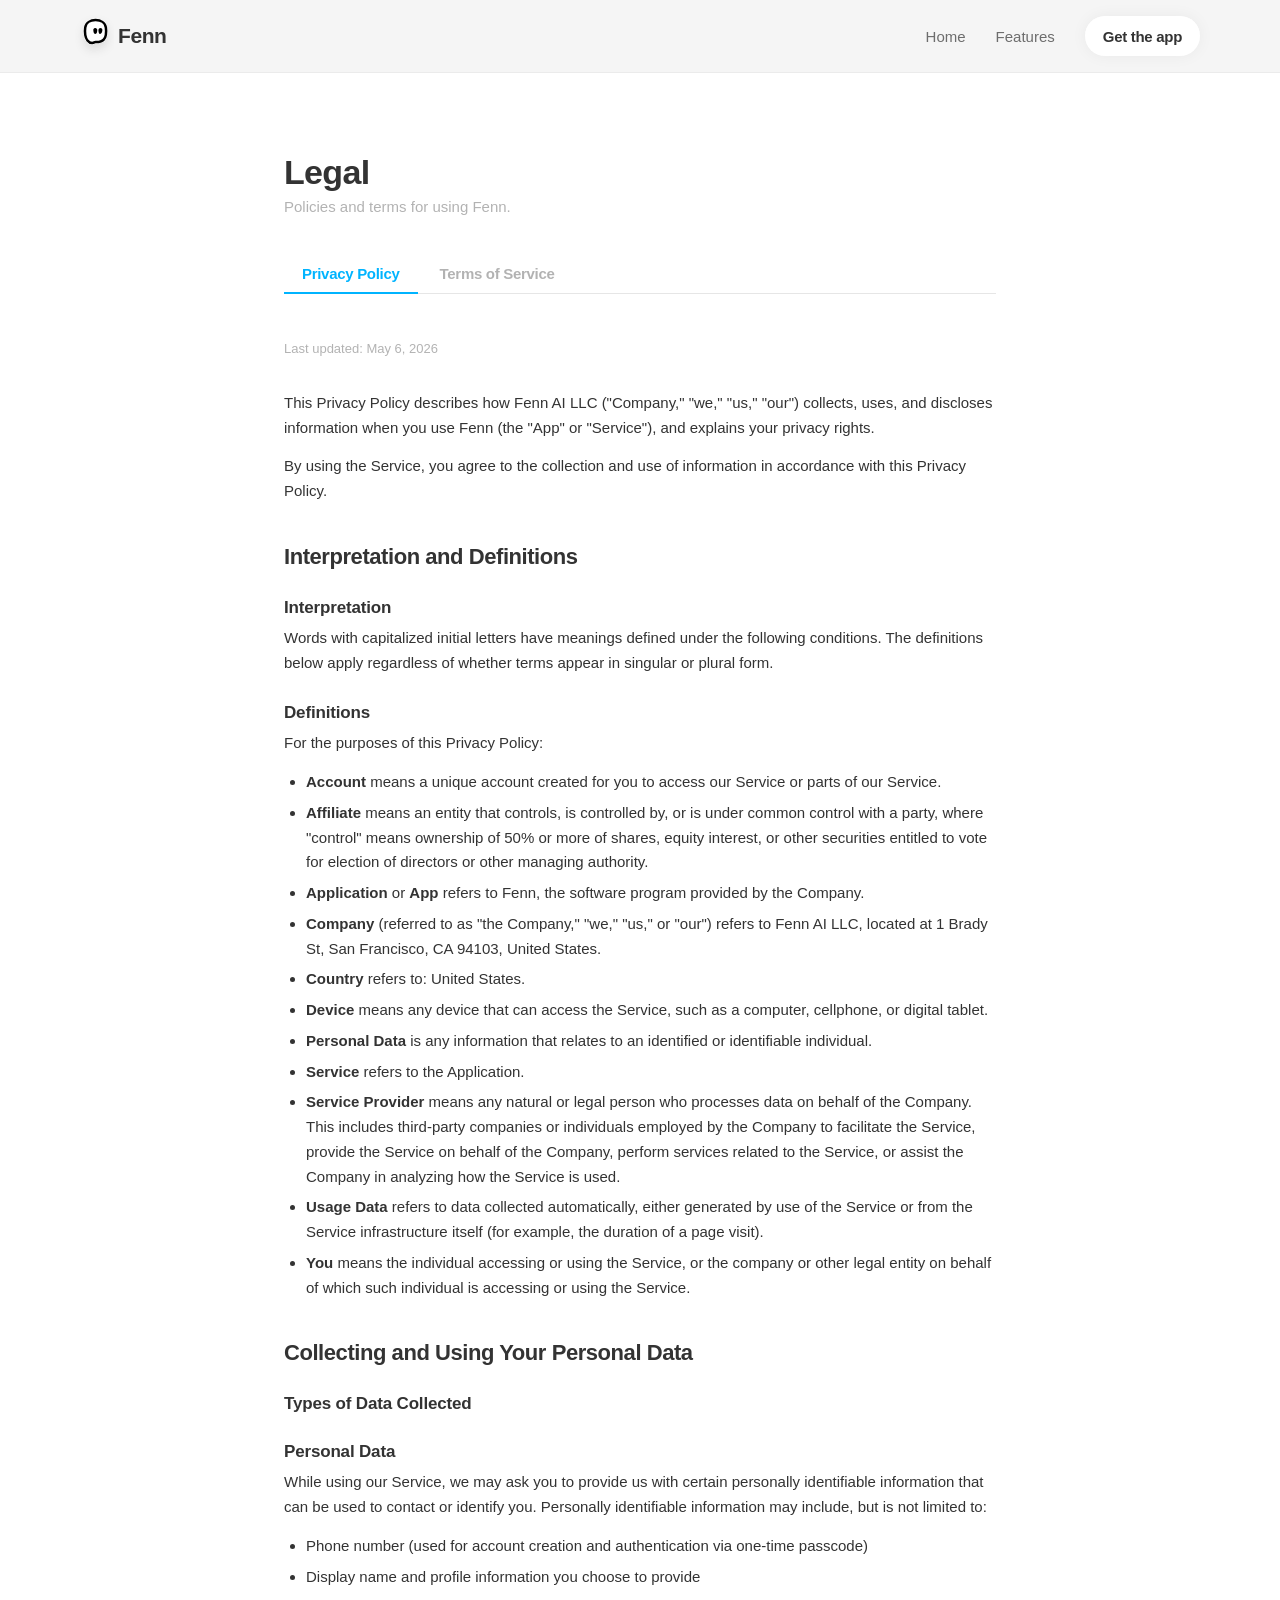
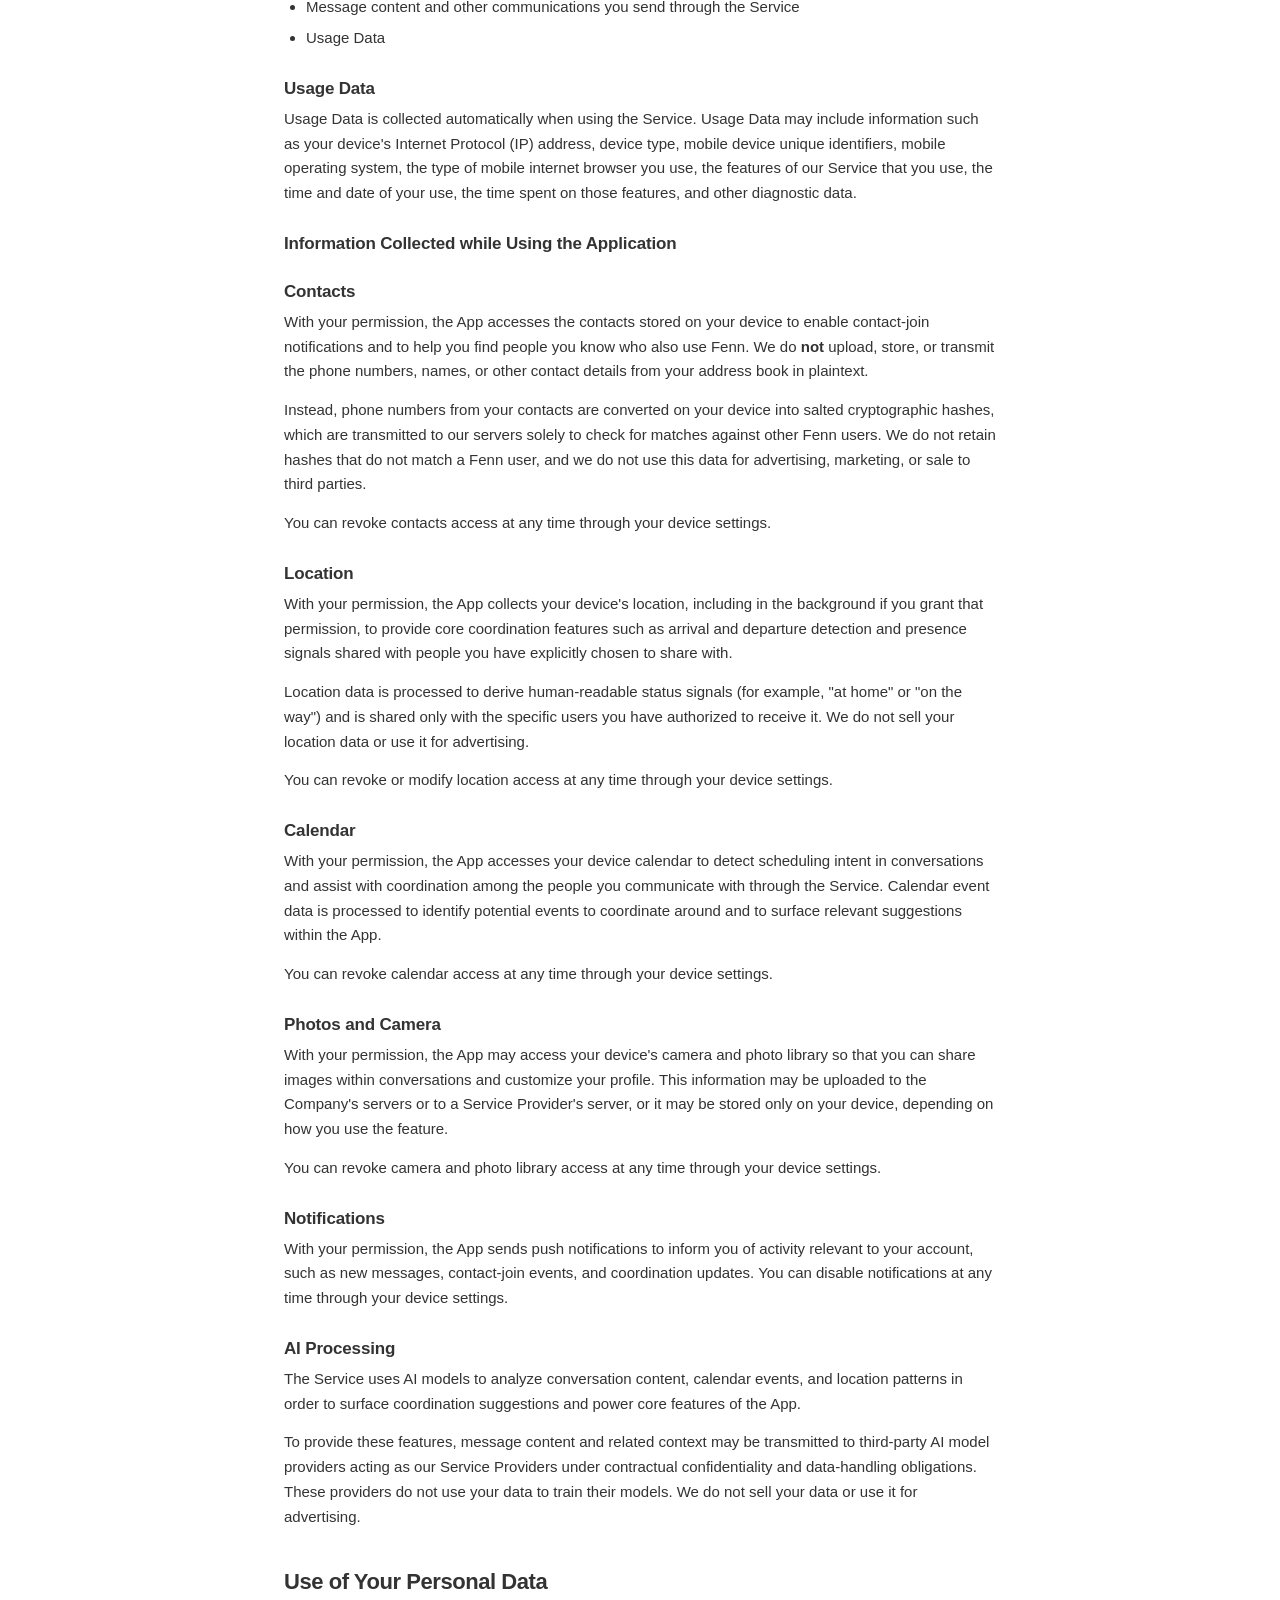
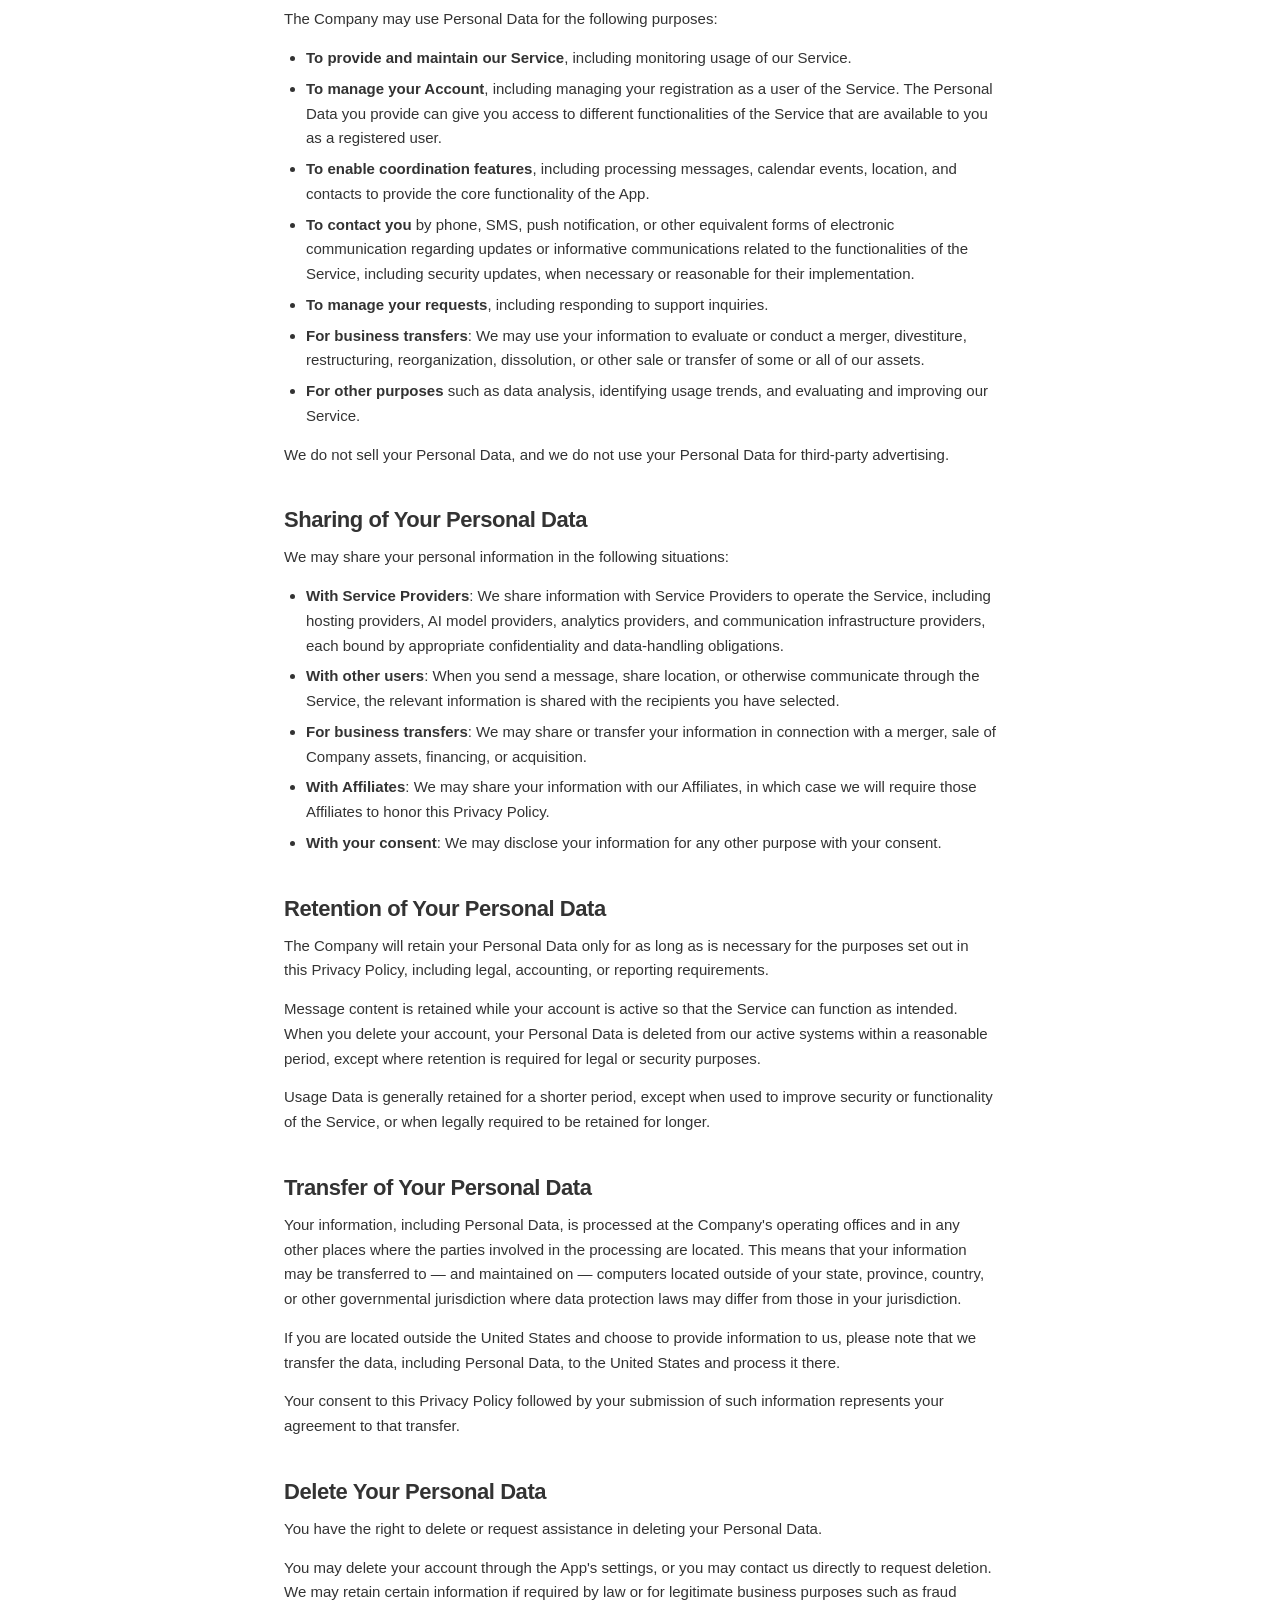
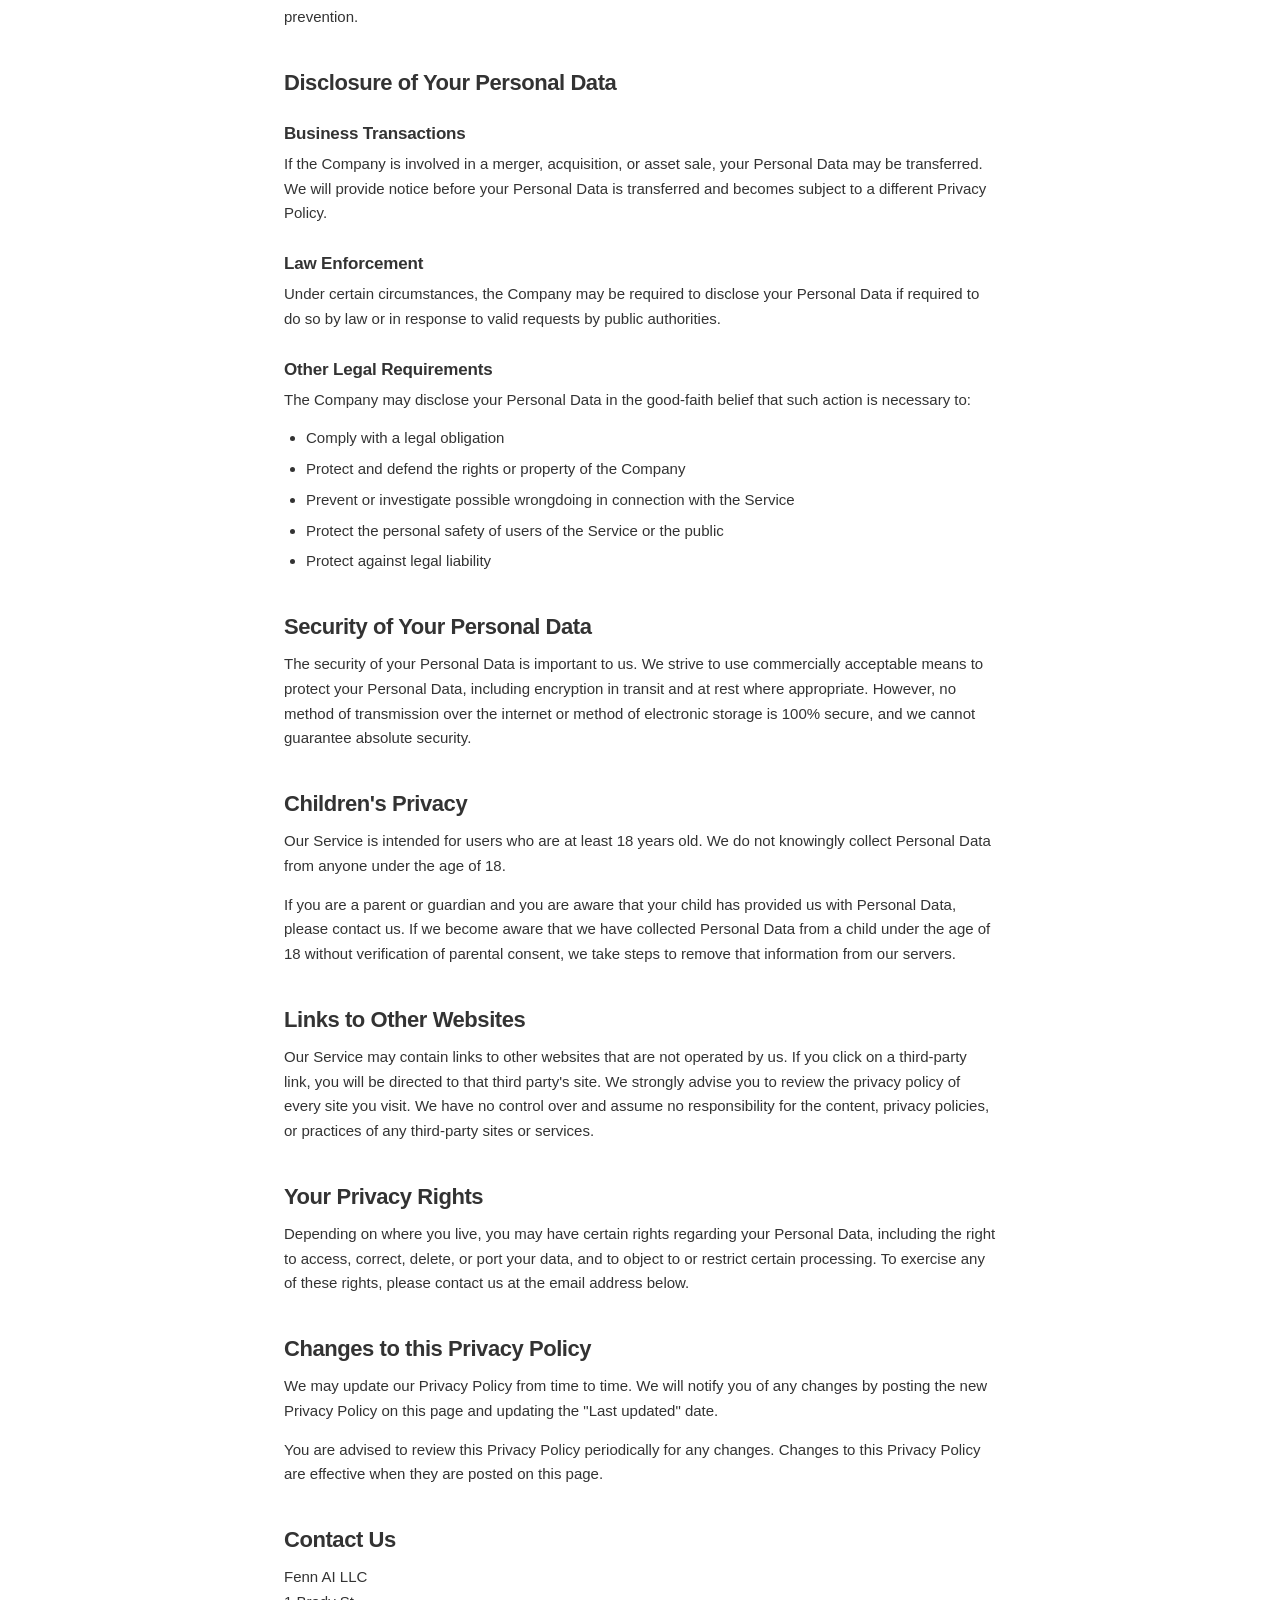
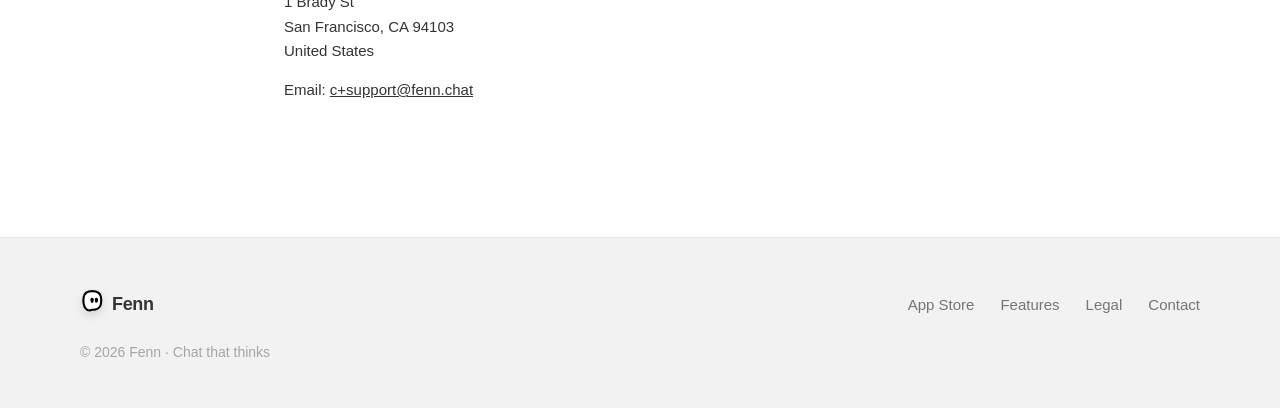
<file: l/index.html>
<!doctype html>
<html lang="en">
<head>
<meta charset="utf-8" />
<meta name="viewport" content="width=device-width, initial-scale=1" />
<title>Fenn — Legal</title>
<meta name="robots" content="noindex" />

<link rel="canonical" href="https://fenn.chat/l" />
<meta name="theme-color" content="#00B4FF" />

<link rel="icon" type="image/png" sizes="32x32" href="/assets/favicon-32.png?v=4" />
<link rel="apple-touch-icon" sizes="180x180" href="/assets/apple-touch-icon.png?v=3" />

<link rel="stylesheet" href="/assets/colors_and_type.css" />
<link rel="stylesheet" href="/site.css" />
<style>
  .legal-wrap {
    max-width: 760px;
    margin: 0 auto;
    padding: 80px 24px 120px;
  }
  .legal-head {
    margin-bottom: 40px;
  }
  .legal-head h1 {
    font-size: 34px;
    font-weight: var(--w-bold);
    letter-spacing: -.02em;
    margin: 0 0 6px;
  }
  .legal-head p {
    font-size: 15px;
    color: var(--fg-2);
    margin: 0;
  }
  .legal-tabs {
    display: flex;
    gap: 4px;
    border-bottom: 1.5px solid var(--line);
    margin-bottom: 44px;
  }
  .legal-tab {
    padding: 10px 18px;
    font-size: 15px;
    font-weight: var(--w-semibold);
    letter-spacing: var(--track-tight);
    color: var(--fg-2);
    background: none;
    border: none;
    border-bottom: 2.5px solid transparent;
    margin-bottom: -1.5px;
    cursor: pointer;
    transition: color .15s ease;
  }
  .legal-tab:hover { color: var(--fg-1); }
  .legal-tab.active {
    color: var(--fenn-blue);
    border-bottom-color: var(--fenn-blue);
  }
  .legal-doc { display: none; }
  .legal-doc.active { display: block; }
  .legal-doc h2 {
    font-size: 22px;
    font-weight: var(--w-bold);
    letter-spacing: -.02em;
    margin: 40px 0 12px;
  }
  .legal-doc h2:first-child { margin-top: 0; }
  .legal-doc h3 {
    font-size: 17px;
    font-weight: var(--w-bold);
    letter-spacing: -.01em;
    margin: 28px 0 8px;
  }
  .legal-doc p {
    font-size: 15px;
    line-height: 1.65;
    color: var(--fg-1);
    margin: 0 0 14px;
  }
  .legal-doc ul {
    margin: 0 0 14px;
    padding-left: 22px;
  }
  .legal-doc li {
    font-size: 15px;
    line-height: 1.65;
    margin-bottom: 6px;
  }
  .legal-doc .updated {
    font-size: 13px;
    color: var(--fg-2);
    margin-bottom: 32px;
  }
</style>
</head>
<body>

<!-- ============ NAV ============ -->
<header class="nav" id="top">
  <div class="wrap">
    <a class="brand" href="/">
      <img src="/assets/bulle/bulle-logo.svg" alt="Fenn" />
      <span>Fenn</span>
    </a>
    <nav class="nav-links">
      <a class="link" href="/">Home</a>
      <a class="link" href="/#features">Features</a>
      <a class="btn-getapp" href="https://apps.apple.com/us/app/fenn-family-organizer/id6761315757">Get the app</a>
    </nav>
  </div>
</header>

<div class="legal-wrap">
  <div class="legal-head">
    <h1>Legal</h1>
    <p>Policies and terms for using Fenn.</p>
  </div>

  <div class="legal-tabs" role="tablist">
    <button class="legal-tab active" role="tab" aria-selected="true" data-tab="privacy">Privacy Policy</button>
    <button class="legal-tab" role="tab" aria-selected="false" data-tab="terms">Terms of Service</button>
  </div>

  <!-- ===== PRIVACY POLICY ===== -->
  <div class="legal-doc active" id="tab-privacy" role="tabpanel">
    <p class="updated">Last updated: May 6, 2026</p>

    <p>This Privacy Policy describes how Fenn AI LLC ("Company," "we," "us," "our") collects, uses, and discloses information when you use Fenn (the "App" or "Service"), and explains your privacy rights.</p>
    <p>By using the Service, you agree to the collection and use of information in accordance with this Privacy Policy.</p>

    <h2>Interpretation and Definitions</h2>
    <h3>Interpretation</h3>
    <p>Words with capitalized initial letters have meanings defined under the following conditions. The definitions below apply regardless of whether terms appear in singular or plural form.</p>
    <h3>Definitions</h3>
    <p>For the purposes of this Privacy Policy:</p>
    <ul>
      <li><strong>Account</strong> means a unique account created for you to access our Service or parts of our Service.</li>
      <li><strong>Affiliate</strong> means an entity that controls, is controlled by, or is under common control with a party, where "control" means ownership of 50% or more of shares, equity interest, or other securities entitled to vote for election of directors or other managing authority.</li>
      <li><strong>Application</strong> or <strong>App</strong> refers to Fenn, the software program provided by the Company.</li>
      <li><strong>Company</strong> (referred to as "the Company," "we," "us," or "our") refers to Fenn AI LLC, located at 1 Brady St, San Francisco, CA 94103, United States.</li>
      <li><strong>Country</strong> refers to: United States.</li>
      <li><strong>Device</strong> means any device that can access the Service, such as a computer, cellphone, or digital tablet.</li>
      <li><strong>Personal Data</strong> is any information that relates to an identified or identifiable individual.</li>
      <li><strong>Service</strong> refers to the Application.</li>
      <li><strong>Service Provider</strong> means any natural or legal person who processes data on behalf of the Company. This includes third-party companies or individuals employed by the Company to facilitate the Service, provide the Service on behalf of the Company, perform services related to the Service, or assist the Company in analyzing how the Service is used.</li>
      <li><strong>Usage Data</strong> refers to data collected automatically, either generated by use of the Service or from the Service infrastructure itself (for example, the duration of a page visit).</li>
      <li><strong>You</strong> means the individual accessing or using the Service, or the company or other legal entity on behalf of which such individual is accessing or using the Service.</li>
    </ul>

    <h2>Collecting and Using Your Personal Data</h2>
    <h3>Types of Data Collected</h3>
    <h3>Personal Data</h3>
    <p>While using our Service, we may ask you to provide us with certain personally identifiable information that can be used to contact or identify you. Personally identifiable information may include, but is not limited to:</p>
    <ul>
      <li>Phone number (used for account creation and authentication via one-time passcode)</li>
      <li>Display name and profile information you choose to provide</li>
      <li>Message content and other communications you send through the Service</li>
      <li>Usage Data</li>
    </ul>
    <h3>Usage Data</h3>
    <p>Usage Data is collected automatically when using the Service. Usage Data may include information such as your device's Internet Protocol (IP) address, device type, mobile device unique identifiers, mobile operating system, the type of mobile internet browser you use, the features of our Service that you use, the time and date of your use, the time spent on those features, and other diagnostic data.</p>

    <h3>Information Collected while Using the Application</h3>
    <h3>Contacts</h3>
    <p>With your permission, the App accesses the contacts stored on your device to enable contact-join notifications and to help you find people you know who also use Fenn. We do <strong>not</strong> upload, store, or transmit the phone numbers, names, or other contact details from your address book in plaintext.</p>
    <p>Instead, phone numbers from your contacts are converted on your device into salted cryptographic hashes, which are transmitted to our servers solely to check for matches against other Fenn users. We do not retain hashes that do not match a Fenn user, and we do not use this data for advertising, marketing, or sale to third parties.</p>
    <p>You can revoke contacts access at any time through your device settings.</p>

    <h3>Location</h3>
    <p>With your permission, the App collects your device's location, including in the background if you grant that permission, to provide core coordination features such as arrival and departure detection and presence signals shared with people you have explicitly chosen to share with.</p>
    <p>Location data is processed to derive human-readable status signals (for example, "at home" or "on the way") and is shared only with the specific users you have authorized to receive it. We do not sell your location data or use it for advertising.</p>
    <p>You can revoke or modify location access at any time through your device settings.</p>

    <h3>Calendar</h3>
    <p>With your permission, the App accesses your device calendar to detect scheduling intent in conversations and assist with coordination among the people you communicate with through the Service. Calendar event data is processed to identify potential events to coordinate around and to surface relevant suggestions within the App.</p>
    <p>You can revoke calendar access at any time through your device settings.</p>

    <h3>Photos and Camera</h3>
    <p>With your permission, the App may access your device's camera and photo library so that you can share images within conversations and customize your profile. This information may be uploaded to the Company's servers or to a Service Provider's server, or it may be stored only on your device, depending on how you use the feature.</p>
    <p>You can revoke camera and photo library access at any time through your device settings.</p>

    <h3>Notifications</h3>
    <p>With your permission, the App sends push notifications to inform you of activity relevant to your account, such as new messages, contact-join events, and coordination updates. You can disable notifications at any time through your device settings.</p>

    <h3>AI Processing</h3>
    <p>The Service uses AI models to analyze conversation content, calendar events, and location patterns in order to surface coordination suggestions and power core features of the App.</p>
    <p>To provide these features, message content and related context may be transmitted to third-party AI model providers acting as our Service Providers under contractual confidentiality and data-handling obligations. These providers do not use your data to train their models. We do not sell your data or use it for advertising.</p>

    <h2>Use of Your Personal Data</h2>
    <p>The Company may use Personal Data for the following purposes:</p>
    <ul>
      <li><strong>To provide and maintain our Service</strong>, including monitoring usage of our Service.</li>
      <li><strong>To manage your Account</strong>, including managing your registration as a user of the Service. The Personal Data you provide can give you access to different functionalities of the Service that are available to you as a registered user.</li>
      <li><strong>To enable coordination features</strong>, including processing messages, calendar events, location, and contacts to provide the core functionality of the App.</li>
      <li><strong>To contact you</strong> by phone, SMS, push notification, or other equivalent forms of electronic communication regarding updates or informative communications related to the functionalities of the Service, including security updates, when necessary or reasonable for their implementation.</li>
      <li><strong>To manage your requests</strong>, including responding to support inquiries.</li>
      <li><strong>For business transfers</strong>: We may use your information to evaluate or conduct a merger, divestiture, restructuring, reorganization, dissolution, or other sale or transfer of some or all of our assets.</li>
      <li><strong>For other purposes</strong> such as data analysis, identifying usage trends, and evaluating and improving our Service.</li>
    </ul>
    <p>We do not sell your Personal Data, and we do not use your Personal Data for third-party advertising.</p>

    <h2>Sharing of Your Personal Data</h2>
    <p>We may share your personal information in the following situations:</p>
    <ul>
      <li><strong>With Service Providers</strong>: We share information with Service Providers to operate the Service, including hosting providers, AI model providers, analytics providers, and communication infrastructure providers, each bound by appropriate confidentiality and data-handling obligations.</li>
      <li><strong>With other users</strong>: When you send a message, share location, or otherwise communicate through the Service, the relevant information is shared with the recipients you have selected.</li>
      <li><strong>For business transfers</strong>: We may share or transfer your information in connection with a merger, sale of Company assets, financing, or acquisition.</li>
      <li><strong>With Affiliates</strong>: We may share your information with our Affiliates, in which case we will require those Affiliates to honor this Privacy Policy.</li>
      <li><strong>With your consent</strong>: We may disclose your information for any other purpose with your consent.</li>
    </ul>

    <h2>Retention of Your Personal Data</h2>
    <p>The Company will retain your Personal Data only for as long as is necessary for the purposes set out in this Privacy Policy, including legal, accounting, or reporting requirements.</p>
    <p>Message content is retained while your account is active so that the Service can function as intended. When you delete your account, your Personal Data is deleted from our active systems within a reasonable period, except where retention is required for legal or security purposes.</p>
    <p>Usage Data is generally retained for a shorter period, except when used to improve security or functionality of the Service, or when legally required to be retained for longer.</p>

    <h2>Transfer of Your Personal Data</h2>
    <p>Your information, including Personal Data, is processed at the Company's operating offices and in any other places where the parties involved in the processing are located. This means that your information may be transferred to — and maintained on — computers located outside of your state, province, country, or other governmental jurisdiction where data protection laws may differ from those in your jurisdiction.</p>
    <p>If you are located outside the United States and choose to provide information to us, please note that we transfer the data, including Personal Data, to the United States and process it there.</p>
    <p>Your consent to this Privacy Policy followed by your submission of such information represents your agreement to that transfer.</p>

    <h2>Delete Your Personal Data</h2>
    <p>You have the right to delete or request assistance in deleting your Personal Data.</p>
    <p>You may delete your account through the App's settings, or you may contact us directly to request deletion. We may retain certain information if required by law or for legitimate business purposes such as fraud prevention.</p>

    <h2>Disclosure of Your Personal Data</h2>
    <h3>Business Transactions</h3>
    <p>If the Company is involved in a merger, acquisition, or asset sale, your Personal Data may be transferred. We will provide notice before your Personal Data is transferred and becomes subject to a different Privacy Policy.</p>
    <h3>Law Enforcement</h3>
    <p>Under certain circumstances, the Company may be required to disclose your Personal Data if required to do so by law or in response to valid requests by public authorities.</p>
    <h3>Other Legal Requirements</h3>
    <p>The Company may disclose your Personal Data in the good-faith belief that such action is necessary to:</p>
    <ul>
      <li>Comply with a legal obligation</li>
      <li>Protect and defend the rights or property of the Company</li>
      <li>Prevent or investigate possible wrongdoing in connection with the Service</li>
      <li>Protect the personal safety of users of the Service or the public</li>
      <li>Protect against legal liability</li>
    </ul>

    <h2>Security of Your Personal Data</h2>
    <p>The security of your Personal Data is important to us. We strive to use commercially acceptable means to protect your Personal Data, including encryption in transit and at rest where appropriate. However, no method of transmission over the internet or method of electronic storage is 100% secure, and we cannot guarantee absolute security.</p>

    <h2>Children's Privacy</h2>
    <p>Our Service is intended for users who are at least 18 years old. We do not knowingly collect Personal Data from anyone under the age of 18.</p>
    <p>If you are a parent or guardian and you are aware that your child has provided us with Personal Data, please contact us. If we become aware that we have collected Personal Data from a child under the age of 18 without verification of parental consent, we take steps to remove that information from our servers.</p>

    <h2>Links to Other Websites</h2>
    <p>Our Service may contain links to other websites that are not operated by us. If you click on a third-party link, you will be directed to that third party's site. We strongly advise you to review the privacy policy of every site you visit. We have no control over and assume no responsibility for the content, privacy policies, or practices of any third-party sites or services.</p>

    <h2>Your Privacy Rights</h2>
    <p>Depending on where you live, you may have certain rights regarding your Personal Data, including the right to access, correct, delete, or port your data, and to object to or restrict certain processing. To exercise any of these rights, please contact us at the email address below.</p>

    <h2>Changes to this Privacy Policy</h2>
    <p>We may update our Privacy Policy from time to time. We will notify you of any changes by posting the new Privacy Policy on this page and updating the "Last updated" date.</p>
    <p>You are advised to review this Privacy Policy periodically for any changes. Changes to this Privacy Policy are effective when they are posted on this page.</p>

    <h2>Contact Us</h2>
    <p>Fenn AI LLC<br />1 Brady St<br />San Francisco, CA 94103<br />United States</p>
    <p>Email: <a href="mailto:c+support@fenn.chat">c+support@fenn.chat</a></p>
  </div>

  <!-- ===== TERMS OF SERVICE ===== -->
  <div class="legal-doc" id="tab-terms" role="tabpanel">
    <p class="updated">Last updated: May 1, 2026</p>

    <h2>Agreement to Our Legal Terms</h2>
    <p>We are <strong>Fenn AI LLC</strong> ("Company," "we," "us," "our"), a company located at 1 Brady St, San Francisco, CA 94103, United States.</p>
    <p>We operate the mobile application <strong>Fenn</strong> (the "App"), as well as any other related products and services that refer or link to these legal terms (the "Legal Terms") (collectively, the "Services").</p>
    <p>Fenn is an AI-assisted group chat. It uses your location, calendar, and conversation context to help take actions to plan and coordinate better with the people closest to you.</p>
    <p>You can contact us at <strong>c@fenn.chat</strong> or by mail to: Fenn AI LLC, 1 Brady St, San Francisco, CA 94103, United States.</p>
    <p>These Legal Terms constitute a legally binding agreement made between you, whether personally or on behalf of an entity ("you"), and Fenn AI LLC, concerning your access to and use of the Services. You agree that by accessing the Services, you have read, understood, and agreed to be bound by all of these Legal Terms. <strong>IF YOU DO NOT AGREE WITH ALL OF THESE LEGAL TERMS, THEN YOU ARE EXPRESSLY PROHIBITED FROM USING THE SERVICES AND YOU MUST DISCONTINUE USE IMMEDIATELY.</strong></p>
    <p>We will notify you of material changes to these Legal Terms through the Services (such as via in-app notification or by posting a notice in the App) and by updating the "Last updated" date at the top of these Legal Terms. By continuing to use the Services after the effective date of any update, you are deemed to have accepted the changes.</p>
    <p>The Services are intended for users who are at least 18 years old. Persons under the age of 18 are not permitted to use or register for the Services.</p>

    <h2>1. Our Services</h2>
    <p>The information provided when using the Services is not intended for distribution to or use by any person or entity in any jurisdiction or country where such distribution or use would be contrary to law or regulation or which would subject us to any registration requirement within such jurisdiction or country. Accordingly, those persons who choose to access the Services from other locations do so on their own initiative and are solely responsible for compliance with local laws, if and to the extent local laws are applicable.</p>
    <p>The Services are not tailored to comply with industry-specific regulations (Health Insurance Portability and Accountability Act (HIPAA), Federal Information Security Management Act (FISMA), etc.), so if your interactions would be subjected to such laws, you may not use the Services. You may not use the Services in a way that would violate the Gramm-Leach-Bliley Act (GLBA).</p>

    <h2>2. Intellectual Property Rights</h2>
    <h3>Our intellectual property</h3>
    <p>We are the owner or the licensee of all intellectual property rights in our Services, including all source code, databases, functionality, software, application designs, audio, video, text, photographs, and graphics in the Services (collectively, the "Content"), as well as the trademarks, service marks, and logos contained therein (the "Marks").</p>
    <p>Our Content and Marks are protected by copyright and trademark laws (and various other intellectual property rights and unfair competition laws) and treaties around the world.</p>
    <p>The Content and Marks are provided in or through the Services "AS IS" for your personal, non-commercial use only.</p>
    <h3>Your use of our Services</h3>
    <p>Subject to your compliance with these Legal Terms, including the "Prohibited Activities" section below, we grant you a non-exclusive, non-transferable, revocable license to access the Services and to download or print a copy of any portion of the Content to which you have properly gained access, solely for your personal, non-commercial use.</p>
    <p>Except as set out in this section or elsewhere in our Legal Terms, no part of the Services and no Content or Marks may be copied, reproduced, aggregated, republished, uploaded, posted, publicly displayed, encoded, translated, transmitted, distributed, sold, licensed, or otherwise exploited for any commercial purpose whatsoever, without our express prior written permission.</p>
    <p>If you wish to make any use of the Services, Content, or Marks other than as set out in this section or elsewhere in our Legal Terms, please address your request to: c@fenn.chat.</p>
    <p>We reserve all rights not expressly granted to you in and to the Services, Content, and Marks.</p>
    <p>Any breach of these Intellectual Property Rights will constitute a material breach of our Legal Terms and your right to use our Services will terminate immediately.</p>
    <h3>Your submissions and contributions</h3>
    <p><strong>Submissions:</strong> By directly sending us any question, comment, suggestion, idea, feedback, or other information about the Services ("Submissions"), you agree to assign to us all intellectual property rights in such Submission. You agree that we shall own this Submission and be entitled to its unrestricted use and dissemination for any lawful purpose, commercial or otherwise, without acknowledgment or compensation to you.</p>
    <p><strong>Contributions:</strong> The Services may invite you to chat, contribute to, or participate in messaging features, group chats, message threads, or other functionality during which you may create, submit, post, display, transmit, publish, distribute, or broadcast content and materials to us or through the Services, including but not limited to text, writings, video, audio, photographs, music, graphics, comments, reactions, or personal information or other material ("Contributions"). Any Submission that is publicly posted shall also be treated as a Contribution.</p>
    <p>You understand that Contributions may be viewable by other users of the Services to whom you direct them.</p>
    <p><strong>When you post Contributions, you grant us a license:</strong> By posting any Contributions, you grant us a non-exclusive, transferable, royalty-free, worldwide right and license to host, store, use, copy, reproduce, modify, transmit, and display such Contributions solely for the purpose of operating, providing, and improving the Services, including transmitting your Contributions to the recipients you have selected. This license terminates when you delete your Contributions or your account, except to the extent your Contributions have been shared with others who have not deleted them, or where retention is required to comply with legal obligations.</p>
    <p><strong>You are responsible for what you post or upload:</strong> By sending us Submissions and/or posting Contributions through any part of the Services, you:</p>
    <ul>
      <li>confirm that you have read and agree with our "Prohibited Activities" and will not send, post, or upload any Submissions or Contributions that are illegal, harassing, hateful, harmful, defamatory, obscene, bullying, abusive, discriminatory, threatening to any person or group, sexually explicit, false, inaccurate, deceitful, or misleading;</li>
      <li>to the extent permissible by applicable law, waive any and all moral rights to any such Submission and/or Contribution;</li>
      <li>warrant that any such Submission and/or Contributions are original to you or that you have the necessary rights and licenses to submit such Submissions and/or Contributions and that you have full authority to grant us the above-mentioned rights in relation to your Submissions and/or Contributions; and</li>
      <li>warrant and represent that your Submissions and/or Contributions do not constitute confidential information.</li>
    </ul>
    <p>You are solely responsible for your Submissions and/or Contributions and you expressly agree to reimburse us for any and all losses that we may suffer because of your breach of (a) this section, (b) any third party's intellectual property rights, or (c) applicable law.</p>
    <p>We may remove or edit your Content at any time without notice if in our reasonable opinion we consider such Content harmful or in breach of these Legal Terms. If we remove or edit any such Content, we may also suspend or disable your account and report you to the authorities.</p>

    <h2>3. User Representations</h2>
    <p>By using the Services, you represent and warrant that: (1) all registration information you submit will be true, accurate, current, and complete; (2) you will maintain the accuracy of such information and promptly update such registration information as necessary; (3) you have the legal capacity and you agree to comply with these Legal Terms; (4) you are not a minor in the jurisdiction in which you reside, and in any event, you are at least 18 years old; (5) you will not access the Services through automated or non-human means, whether through a bot, script, or otherwise; (6) you will not use the Services for any illegal or unauthorized purpose; and (7) your use of the Services will not violate any applicable law or regulation.</p>
    <p>If you provide any information that is untrue, inaccurate, not current, or incomplete, we have the right to suspend or terminate your account and refuse any and all current or future use of the Services (or any portion thereof).</p>

    <h2>4. User Registration</h2>
    <p>You may be required to register to use the Services. Authentication is performed by phone number and one-time passcode (OTP). You are responsible for maintaining control of the phone number associated with your account. If your phone number changes, is reassigned, or you lose access to it, you must promptly update your account information or contact us. You will be responsible for all use of your account through your phone number. We reserve the right to remove, reclaim, or change a username or display name you select if we determine, in our sole discretion, that such name is inappropriate, obscene, or otherwise objectionable.</p>

    <h2>5. Prohibited Activities</h2>
    <p>You may not access or use the Services for any purpose other than that for which we make the Services available. The Services may not be used in connection with any commercial endeavors except those that are specifically endorsed or approved by us.</p>
    <p>As a user of the Services, you agree not to:</p>
    <ul>
      <li>Systematically retrieve data or other content from the Services to create or compile, directly or indirectly, a collection, compilation, database, or directory without written permission from us.</li>
      <li>Trick, defraud, or mislead us and other users, especially in any attempt to learn sensitive account information such as user passwords or one-time passcodes.</li>
      <li>Circumvent, disable, or otherwise interfere with security-related features of the Services.</li>
      <li>Disparage, tarnish, or otherwise harm, in our opinion, us and/or the Services.</li>
      <li>Use any information obtained from the Services in order to harass, abuse, stalk, intimidate, or harm another person.</li>
      <li>Make improper use of our support services or submit false reports of abuse or misconduct.</li>
      <li>Use the Services in a manner inconsistent with any applicable laws or regulations.</li>
      <li>Engage in unauthorized framing of or linking to the Services.</li>
      <li>Upload or transmit viruses, Trojan horses, or other material that interferes with any party's uninterrupted use and enjoyment of the Services.</li>
      <li>Engage in any automated use of the system, such as using scripts to send messages, comments, or to scrape, mine, or otherwise extract data.</li>
      <li>Delete the copyright or other proprietary rights notice from any Content.</li>
      <li>Attempt to impersonate another user or person or use the username, display name, or phone number of another user.</li>
      <li>Upload or transmit any material that acts as a passive or active information collection or transmission mechanism.</li>
      <li>Interfere with, disrupt, or create an undue burden on the Services or the networks or services connected to the Services.</li>
      <li>Harass, annoy, intimidate, or threaten any of our employees or agents engaged in providing any portion of the Services to you.</li>
      <li>Attempt to bypass any measures of the Services designed to prevent or restrict access to the Services.</li>
      <li>Copy or adapt the Services' software.</li>
      <li>Except as permitted by applicable law, decipher, decompile, disassemble, or reverse engineer any of the software comprising or in any way making up a part of the Services.</li>
      <li>Make any unauthorized use of the Services, including collecting usernames and/or phone numbers of users for the purpose of sending unsolicited communications, or creating user accounts by automated means or under false pretenses.</li>
      <li>Use the Services as part of any effort to compete with us or otherwise use the Services and/or the Content for any revenue-generating endeavor or commercial enterprise.</li>
      <li>Use the Services to advertise or offer to sell goods and services.</li>
      <li>Sell or otherwise transfer your account.</li>
      <li>Use the Services to share content depicting minors in a sexual or exploitative manner, or to facilitate any contact with minors that would violate child safety laws.</li>
      <li>Use the Services to organize, plan, promote, or facilitate violence, harassment, or illegal activity targeted at any person or group.</li>
      <li>Use the Services to share precise location information about another person without their knowledge and consent.</li>
    </ul>

    <h2>6. User Generated Contributions</h2>
    <p>The Services may invite you to chat, contribute to, or participate in messaging features, group chats, or other functionality, and may provide you with the opportunity to create, submit, post, display, transmit, perform, publish, distribute, or broadcast content and materials to us or in the Services (collectively, "Contributions"). Contributions may be viewable by other users of the Services to whom you direct them. As such, any Contributions you transmit may be treated in accordance with the Services' Privacy Policy.</p>
    <p>When you create or make available any Contributions, you thereby represent and warrant that:</p>
    <ul>
      <li>The creation, distribution, transmission, public display, or performance, and the accessing, downloading, or copying of your Contributions do not and will not infringe the proprietary rights of any third party.</li>
      <li>You are the creator and owner of or have the necessary licenses, rights, consents, releases, and permissions to use and to authorize us, the Services, and other users of the Services to use your Contributions in any manner contemplated by the Services and these Legal Terms.</li>
      <li>You have the written consent, release, and/or permission of each and every identifiable individual person in your Contributions to use the name or likeness of each and every such identifiable individual person.</li>
      <li>Your Contributions are not false, inaccurate, or misleading.</li>
      <li>Your Contributions are not unsolicited or unauthorized advertising, promotional materials, pyramid schemes, chain letters, spam, mass mailings, or other forms of solicitation.</li>
      <li>Your Contributions are not obscene, lewd, lascivious, filthy, violent, harassing, libelous, slanderous, or otherwise objectionable (as determined by us).</li>
      <li>Your Contributions do not ridicule, mock, disparage, intimidate, or abuse anyone.</li>
      <li>Your Contributions are not used to harass or threaten any other person and to promote violence against a specific person or class of people.</li>
      <li>Your Contributions do not violate any applicable law, regulation, or rule.</li>
      <li>Your Contributions do not violate the privacy or publicity rights of any third party.</li>
      <li>Your Contributions do not violate any applicable law concerning child pornography, or otherwise intended to protect the health or well-being of minors.</li>
      <li>Your Contributions do not include any offensive comments that are connected to race, national origin, gender, sexual preference, or physical handicap.</li>
      <li>Your Contributions do not otherwise violate, or link to material that violates, any provision of these Legal Terms, or any applicable law or regulation.</li>
    </ul>
    <p>Any use of the Services in violation of the foregoing violates these Legal Terms and may result in termination or suspension of your rights to use the Services.</p>

    <h2>7. Contribution License</h2>
    <p>You and the Services agree that we may access, store, process, and use any information and personal data that you provide following the terms of the Privacy Policy and your choices (including settings).</p>
    <p>By submitting suggestions or other feedback regarding the Services, you agree that we can use and share such feedback for any purpose without compensation to you.</p>
    <p>We do not assert any ownership over your Contributions. You retain full ownership of all of your Contributions and any intellectual property rights or other proprietary rights associated with your Contributions. We are not liable for any statements or representations in your Contributions provided by you in any area on the Services. You are solely responsible for your Contributions to the Services and you expressly agree to exonerate us from any and all responsibility and to refrain from any legal action against us regarding your Contributions.</p>

    <h2>8. Mobile Application License</h2>
    <h3>Use license</h3>
    <p>If you access the Services via the App, then we grant you a revocable, non-exclusive, non-transferable, limited right to install and use the App on wireless electronic devices owned or controlled by you, and to access and use the App on such devices strictly in accordance with these Legal Terms. You shall not: (1) except as permitted by applicable law, decompile, reverse engineer, disassemble, attempt to derive the source code of, or decrypt the App; (2) make any modification, adaptation, improvement, enhancement, translation, or derivative work from the App; (3) violate any applicable laws, rules, or regulations in connection with your access or use of the App; (4) remove, alter, or obscure any proprietary notice posted by us or the licensors of the App; (5) use the App for any revenue-generating endeavor, commercial enterprise, or other purpose for which it is not designed or intended; (6) make the App available over a network or other environment permitting access or use by multiple devices or users at the same time; (7) use the App for creating a product, service, or software that is, directly or indirectly, competitive with or in any way a substitute for the App; (8) use the App to send automated queries to any website or to send any unsolicited commercial email; or (9) use any proprietary information or any of our interfaces or our other intellectual property in the design, development, manufacture, licensing, or distribution of any applications, accessories, or devices for use with the App.</p>
    <h3>Apple and Google devices</h3>
    <p>The following terms apply when you use the App obtained from either the Apple Store or Google Play (each an "App Distributor") to access the Services: (1) the license granted to you for our App is limited to a non-transferable license to use the application on a device that utilizes the Apple iOS or Android operating systems, as applicable, and in accordance with the usage rules set forth in the applicable App Distributor's terms of service; (2) we are responsible for providing any maintenance and support services with respect to the App as specified in these Legal Terms or as otherwise required under applicable law, and you acknowledge that each App Distributor has no obligation whatsoever to furnish any maintenance and support services with respect to the App; (3) in the event of any failure of the App to conform to any applicable warranty, you may notify the applicable App Distributor, and the App Distributor, in accordance with its terms and policies, may refund the purchase price, if any, paid for the App; (4) you represent and warrant that (i) you are not located in a country that is subject to a US government embargo, or that has been designated by the US government as a "terrorist supporting" country and (ii) you are not listed on any US government list of prohibited or restricted parties; (5) you must comply with applicable third-party terms of agreement when using the App; and (6) you acknowledge and agree that the App Distributors are third-party beneficiaries of the terms and conditions in this mobile application license.</p>

    <h2>9. Services Management</h2>
    <p>We reserve the right, but not the obligation, to: (1) monitor the Services for violations of these Legal Terms; (2) take appropriate legal action against anyone who, in our sole discretion, violates the law or these Legal Terms, including without limitation, reporting such user to law enforcement authorities; (3) in our sole discretion and without limitation, refuse, restrict access to, limit the availability of, or disable any of your Contributions or any portion thereof; (4) in our sole discretion and without limitation, notice, or liability, to remove from the Services or otherwise disable all files and content that are excessive in size or are in any way burdensome to our systems; and (5) otherwise manage the Services in a manner designed to protect our rights and property and to facilitate the proper functioning of the Services.</p>

    <h2>10. Privacy Policy</h2>
    <p>We care about data privacy and security. Please review our Privacy Policy. By using the Services, you agree to be bound by our Privacy Policy, which is incorporated into these Legal Terms. Please be advised the Services are hosted in the United States. If you access the Services from any other region of the world with laws or other requirements governing personal data collection, use, or disclosure that differ from applicable laws in the United States, then through your continued use of the Services, you are transferring your data to the United States, and you expressly consent to have your data transferred to and processed in the United States.</p>

    <h2>11. Copyright Infringements</h2>
    <p>We respect the intellectual property rights of others. If you believe that any material available on or through the Services infringes upon any copyright you own or control, please immediately notify us using the contact information provided below (a "Notification"). A copy of your Notification will be sent to the person who posted or stored the material addressed in the Notification. Please be advised that pursuant to applicable law you may be held liable for damages if you make material misrepresentations in a Notification.</p>
    <p>To submit a Notification, please provide the following:</p>
    <ol>
      <li>A physical or electronic signature of a person authorized to act on behalf of the owner of an exclusive right that is allegedly infringed;</li>
      <li>Identification of the copyrighted work claimed to have been infringed, or, if multiple copyrighted works on the Services are covered by the Notification, a representative list of such works;</li>
      <li>Identification of the material that is claimed to be infringing or to be the subject of infringing activity and that is to be removed or access to which is to be disabled;</li>
      <li>Information reasonably sufficient to permit us to contact the complaining party;</li>
      <li>A statement that the complaining party has a good faith belief that use of the material in the manner complained of is not authorized by the copyright owner, its agent, or the law;</li>
      <li>A statement that the information in the Notification is accurate, and under penalty of perjury, that the complaining party is authorized to act on behalf of the owner of an exclusive right that is allegedly infringed.</li>
    </ol>
    <p>Send all Notifications to <strong>c@fenn.chat</strong>.</p>

    <h2>12. Term and Termination</h2>
    <p>These Legal Terms shall remain in full force and effect while you use the Services. <strong>WITHOUT LIMITING ANY OTHER PROVISION OF THESE LEGAL TERMS, WE RESERVE THE RIGHT TO, IN OUR SOLE DISCRETION AND WITHOUT NOTICE OR LIABILITY, DENY ACCESS TO AND USE OF THE SERVICES (INCLUDING BLOCKING CERTAIN IP ADDRESSES OR PHONE NUMBERS), TO ANY PERSON FOR ANY REASON OR FOR NO REASON, INCLUDING WITHOUT LIMITATION FOR BREACH OF ANY REPRESENTATION, WARRANTY, OR COVENANT CONTAINED IN THESE LEGAL TERMS OR OF ANY APPLICABLE LAW OR REGULATION.</strong></p>
    <p>If we terminate or suspend your account for any reason, you are prohibited from registering and creating a new account under your name, a fake or borrowed name, a different phone number, or the name of any third party.</p>

    <h2>13. Modifications and Interruptions</h2>
    <p>We reserve the right to change, modify, or remove the contents of the Services at any time or for any reason at our sole discretion without notice. However, we have no obligation to update any information on our Services. We will not be liable to you or any third party for any modification, price change, suspension, or discontinuance of the Services.</p>
    <p>We cannot guarantee the Services will be available at all times. We may experience hardware, software, or other problems or need to perform maintenance related to the Services, resulting in interruptions, delays, or errors. We reserve the right to change, revise, update, suspend, discontinue, or otherwise modify the Services at any time or for any reason without notice to you. You agree that we have no liability whatsoever for any loss, damage, or inconvenience caused by your inability to access or use the Services during any downtime or discontinuance of the Services.</p>

    <h2>14. Governing Law</h2>
    <p>These Legal Terms and your use of the Services are governed by and construed in accordance with the laws of the State of California applicable to agreements made and to be entirely performed within the State of California, without regard to its conflict of law principles.</p>

    <h2>15. Dispute Resolution</h2>
    <h3>Informal negotiations</h3>
    <p>To expedite resolution and control the cost of any dispute, controversy, or claim related to these Legal Terms (each a "Dispute" and collectively, the "Disputes") brought by either you or us (individually, a "Party" and collectively, the "Parties"), the Parties agree to first attempt to negotiate any Dispute (except those Disputes expressly provided below) informally for at least thirty (30) days before initiating arbitration. Such informal negotiations commence upon written notice from one Party to the other Party.</p>
    <h3>Binding arbitration</h3>
    <p>If the Parties are unable to resolve a Dispute through informal negotiations, the Dispute (except those Disputes expressly excluded below) will be finally and exclusively resolved by binding arbitration. <strong>YOU UNDERSTAND THAT WITHOUT THIS PROVISION, YOU WOULD HAVE THE RIGHT TO SUE IN COURT AND HAVE A JURY TRIAL.</strong></p>
    <p>The arbitration shall be commenced and conducted under the Commercial Arbitration Rules of the American Arbitration Association ("AAA") and, where appropriate, the AAA's Supplementary Procedures for Consumer Related Disputes ("AAA Consumer Rules"), both of which are available at the AAA website <a href="https://www.adr.org" target="_blank" rel="noopener">www.adr.org</a>. Your arbitration fees and your share of arbitrator compensation shall be governed by the AAA Consumer Rules and, where appropriate, limited by the AAA Consumer Rules. <strong>If such costs are determined by the arbitrator to be excessive, we will pay all arbitration fees and expenses.</strong> The arbitration may be conducted in person, through the submission of documents, by phone, or online.</p>
    <p>Except where otherwise required by the applicable AAA rules or applicable law, the arbitration will take place in San Francisco County, California. Except as otherwise provided herein, the Parties may litigate in court to compel arbitration, stay proceedings pending arbitration, or to confirm, modify, vacate, or enter judgment on the award entered by the arbitrator.</p>
    <p>If for any reason, a Dispute proceeds in court rather than arbitration, the Dispute shall be commenced or prosecuted in the state and federal courts located in San Francisco County, California, and the Parties hereby consent to, and waive all defenses of lack of personal jurisdiction, and forum non conveniens with respect to venue and jurisdiction in such state and federal courts.</p>
    <p><strong>In no event shall any Dispute brought by either Party related in any way to the Services be commenced more than one (1) year after the cause of action arose.</strong></p>
    <h3>Restrictions</h3>
    <p>The Parties agree that any arbitration shall be limited to the Dispute between the Parties individually. To the full extent permitted by law, (a) no arbitration shall be joined with any other proceeding; (b) there is no right or authority for any Dispute to be arbitrated on a class-action basis or to utilize class action procedures; and (c) there is no right or authority for any Dispute to be brought in a purported representative capacity on behalf of the general public or any other persons.</p>
    <h3>Exceptions to informal negotiations and arbitration</h3>
    <p>The Parties agree that the following Disputes are not subject to the above provisions concerning informal negotiations and binding arbitration: (a) any Disputes seeking to enforce or protect, or concerning the validity of, any of the intellectual property rights of a Party; (b) any Dispute related to, or arising from, allegations of theft, piracy, invasion of privacy, or unauthorized use; and (c) any claim for injunctive relief.</p>

    <h2>16. Corrections</h2>
    <p>There may be information on the Services that contains typographical errors, inaccuracies, or omissions, including descriptions and various other information. We reserve the right to correct any errors, inaccuracies, or omissions and to change or update the information on the Services at any time, without prior notice.</p>

    <h2>17. Disclaimer</h2>
    <p>THE SERVICES ARE PROVIDED ON AN AS-IS AND AS-AVAILABLE BASIS. YOU AGREE THAT YOUR USE OF THE SERVICES WILL BE AT YOUR SOLE RISK. TO THE FULLEST EXTENT PERMITTED BY LAW, WE DISCLAIM ALL WARRANTIES, EXPRESS OR IMPLIED, IN CONNECTION WITH THE SERVICES AND YOUR USE THEREOF, INCLUDING, WITHOUT LIMITATION, THE IMPLIED WARRANTIES OF MERCHANTABILITY, FITNESS FOR A PARTICULAR PURPOSE, AND NON-INFRINGEMENT. WE MAKE NO WARRANTIES OR REPRESENTATIONS ABOUT THE ACCURACY OR COMPLETENESS OF THE SERVICES' CONTENT OR THE CONTENT OF ANY WEBSITES OR MOBILE APPLICATIONS LINKED TO THE SERVICES AND WE WILL ASSUME NO LIABILITY OR RESPONSIBILITY FOR ANY (1) ERRORS, MISTAKES, OR INACCURACIES OF CONTENT AND MATERIALS, (2) PERSONAL INJURY OR PROPERTY DAMAGE, OF ANY NATURE WHATSOEVER, RESULTING FROM YOUR ACCESS TO AND USE OF THE SERVICES, (3) ANY UNAUTHORIZED ACCESS TO OR USE OF OUR SECURE SERVERS AND/OR ANY AND ALL PERSONAL INFORMATION AND/OR FINANCIAL INFORMATION STORED THEREIN, (4) ANY INTERRUPTION OR CESSATION OF TRANSMISSION TO OR FROM THE SERVICES, (5) ANY BUGS, VIRUSES, TROJAN HORSES, OR THE LIKE WHICH MAY BE TRANSMITTED TO OR THROUGH THE SERVICES BY ANY THIRD PARTY, AND/OR (6) ANY ERRORS OR OMISSIONS IN ANY CONTENT AND MATERIALS OR FOR ANY LOSS OR DAMAGE OF ANY KIND INCURRED AS A RESULT OF THE USE OF ANY CONTENT POSTED, TRANSMITTED, OR OTHERWISE MADE AVAILABLE VIA THE SERVICES.</p>
    <p>WITH RESPECT TO AI-POWERED FEATURES, INCLUDING THOSE THAT ANALYZE CALENDAR EVENTS, LOCATION PATTERNS, AND CONVERSATION CONTEXT TO SUGGEST COORDINATION OPPORTUNITIES, WE MAKE NO REPRESENTATIONS OR WARRANTIES ABOUT THE ACCURACY, RELIABILITY, OR COMPLETENESS OF ANY AI-GENERATED OUTPUTS, SUGGESTIONS, OR INFERENCES. AI OUTPUTS ARE PROVIDED FOR INFORMATIONAL PURPOSES AND SHOULD NOT BE RELIED UPON AS THE SOLE BASIS FOR ANY DECISION.</p>

    <h2>18. Limitations of Liability</h2>
    <p>IN NO EVENT WILL WE OR OUR DIRECTORS, EMPLOYEES, OR AGENTS BE LIABLE TO YOU OR ANY THIRD PARTY FOR ANY DIRECT, INDIRECT, CONSEQUENTIAL, EXEMPLARY, INCIDENTAL, SPECIAL, OR PUNITIVE DAMAGES, INCLUDING LOST PROFIT, LOST REVENUE, LOSS OF DATA, OR OTHER DAMAGES ARISING FROM YOUR USE OF THE SERVICES, EVEN IF WE HAVE BEEN ADVISED OF THE POSSIBILITY OF SUCH DAMAGES. NOTWITHSTANDING ANYTHING TO THE CONTRARY CONTAINED HEREIN, OUR LIABILITY TO YOU FOR ANY CAUSE WHATSOEVER AND REGARDLESS OF THE FORM OF THE ACTION, WILL AT ALL TIMES BE LIMITED TO THE LESSER OF THE AMOUNT PAID, IF ANY, BY YOU TO US OR <strong>USD $100.00</strong>. CERTAIN US STATE LAWS AND INTERNATIONAL LAWS DO NOT ALLOW LIMITATIONS ON IMPLIED WARRANTIES OR THE EXCLUSION OR LIMITATION OF CERTAIN DAMAGES. IF THESE LAWS APPLY TO YOU, SOME OR ALL OF THE ABOVE DISCLAIMERS OR LIMITATIONS MAY NOT APPLY TO YOU, AND YOU MAY HAVE ADDITIONAL RIGHTS.</p>

    <h2>19. Indemnification</h2>
    <p>You agree to defend, indemnify, and hold us harmless, including our subsidiaries, affiliates, and all of our respective officers, agents, partners, and employees, from and against any loss, damage, liability, claim, or demand, including reasonable attorneys' fees and expenses, made by any third party due to or arising out of: (1) use of the Services; (2) breach of these Legal Terms; (3) any breach of your representations and warranties set forth in these Legal Terms; (4) your violation of the rights of a third party, including but not limited to intellectual property rights; or (5) any overt harmful act toward any other user of the Services with whom you connected via the Services. Notwithstanding the foregoing, we reserve the right, at your expense, to assume the exclusive defense and control of any matter for which you are required to indemnify us, and you agree to cooperate, at your expense, with our defense of such claims. We will use reasonable efforts to notify you of any such claim, action, or proceeding which is subject to this indemnification upon becoming aware of it.</p>

    <h2>20. User Data</h2>
    <p>We will maintain certain data that you transmit to the Services for the purpose of managing the performance of the Services, as well as data relating to your use of the Services. Although we perform regular routine backups of data, you are solely responsible for all data that you transmit or that relates to any activity you have undertaken using the Services. You agree that we shall have no liability to you for any loss or corruption of any such data, and you hereby waive any right of action against us arising from any such loss or corruption of such data.</p>

    <h2>21. Electronic Communications, Transactions, and Signatures</h2>
    <p>Visiting the Services, sending us messages, and completing online forms constitute electronic communications. You consent to receive electronic communications, and you agree that all agreements, notices, disclosures, and other communications we provide to you electronically, via email and on the Services, satisfy any legal requirement that such communication be in writing. YOU HEREBY AGREE TO THE USE OF ELECTRONIC SIGNATURES, CONTRACTS, ORDERS, AND OTHER RECORDS, AND TO ELECTRONIC DELIVERY OF NOTICES, POLICIES, AND RECORDS OF TRANSACTIONS INITIATED OR COMPLETED BY US OR VIA THE SERVICES. You hereby waive any rights or requirements under any statutes, regulations, rules, ordinances, or other laws in any jurisdiction which require an original signature or delivery or retention of non-electronic records, or to payments or the granting of credits by any means other than electronic means.</p>

    <h2>22. California Users and Residents</h2>
    <p>If any complaint with us is not satisfactorily resolved, you can contact the Complaint Assistance Unit of the Division of Consumer Services of the California Department of Consumer Affairs in writing at 1625 North Market Blvd., Suite N 112, Sacramento, California 95834 or by telephone at (800) 952-5210 or (916) 445-1254.</p>

    <h2>23. Miscellaneous</h2>
    <p>These Legal Terms and any policies or operating rules posted by us on the Services or in respect to the Services constitute the entire agreement and understanding between you and us. Our failure to exercise or enforce any right or provision of these Legal Terms shall not operate as a waiver of such right or provision. These Legal Terms operate to the fullest extent permissible by law. We may assign any or all of our rights and obligations to others at any time. We shall not be responsible or liable for any loss, damage, delay, or failure to act caused by any cause beyond our reasonable control. If any provision or part of a provision of these Legal Terms is determined to be unlawful, void, or unenforceable, that provision or part of the provision is deemed severable from these Legal Terms and does not affect the validity and enforceability of any remaining provisions. There is no joint venture, partnership, employment or agency relationship created between you and us as a result of these Legal Terms or use of the Services. You agree that these Legal Terms will not be construed against us by virtue of having drafted them. You hereby waive any and all defenses you may have based on the electronic form of these Legal Terms and the lack of signing by the parties hereto to execute these Legal Terms.</p>

    <h2>24. Contact Us</h2>
    <p>In order to resolve a complaint regarding the Services or to receive further information regarding use of the Services, please contact us at:</p>
    <p><strong>Fenn AI LLC</strong><br />1 Brady St<br />San Francisco, CA 94103<br />United States</p>
    <p>Email: <a href="mailto:c+support@fenn.chat">c+support@fenn.chat</a></p>
  </div>
</div>

<!-- ============ FOOTER ============ -->
<footer>
  <div class="wrap">
    <a class="brand" href="/">
      <img src="/assets/bulle/bulle-logo.svg" alt="Fenn" />
      <span>Fenn</span>
    </a>
    <nav class="flinks">
      <a href="https://apps.apple.com/us/app/fenn-family-organizer/id6761315757">App Store</a>
      <a href="/#features">Features</a>
      <a href="/l">Legal</a>
      <a href="mailto:c+contact@fenn.chat">Contact</a>
    </nav>
    <div class="copy">© 2026 Fenn · Chat that thinks</div>
  </div>
</footer>

<script src="/site.js"></script>
<script>
(function () {
  var tabs = document.querySelectorAll('.legal-tab');
  var docs = document.querySelectorAll('.legal-doc');

  // support ?tab=terms URL param
  var params = new URLSearchParams(window.location.search);
  var initial = params.get('tab');
  if (initial) activate(initial);

  tabs.forEach(function (tab) {
    tab.addEventListener('click', function () {
      var name = tab.getAttribute('data-tab');
      activate(name);
      history.replaceState(null, '', '?tab=' + name);
    });
  });

  function activate(name) {
    tabs.forEach(function (t) {
      var active = t.getAttribute('data-tab') === name;
      t.classList.toggle('active', active);
      t.setAttribute('aria-selected', active ? 'true' : 'false');
    });
    docs.forEach(function (d) {
      d.classList.toggle('active', d.id === 'tab-' + name);
    });
  }
})();
</script>
</body>
</html>
</file>
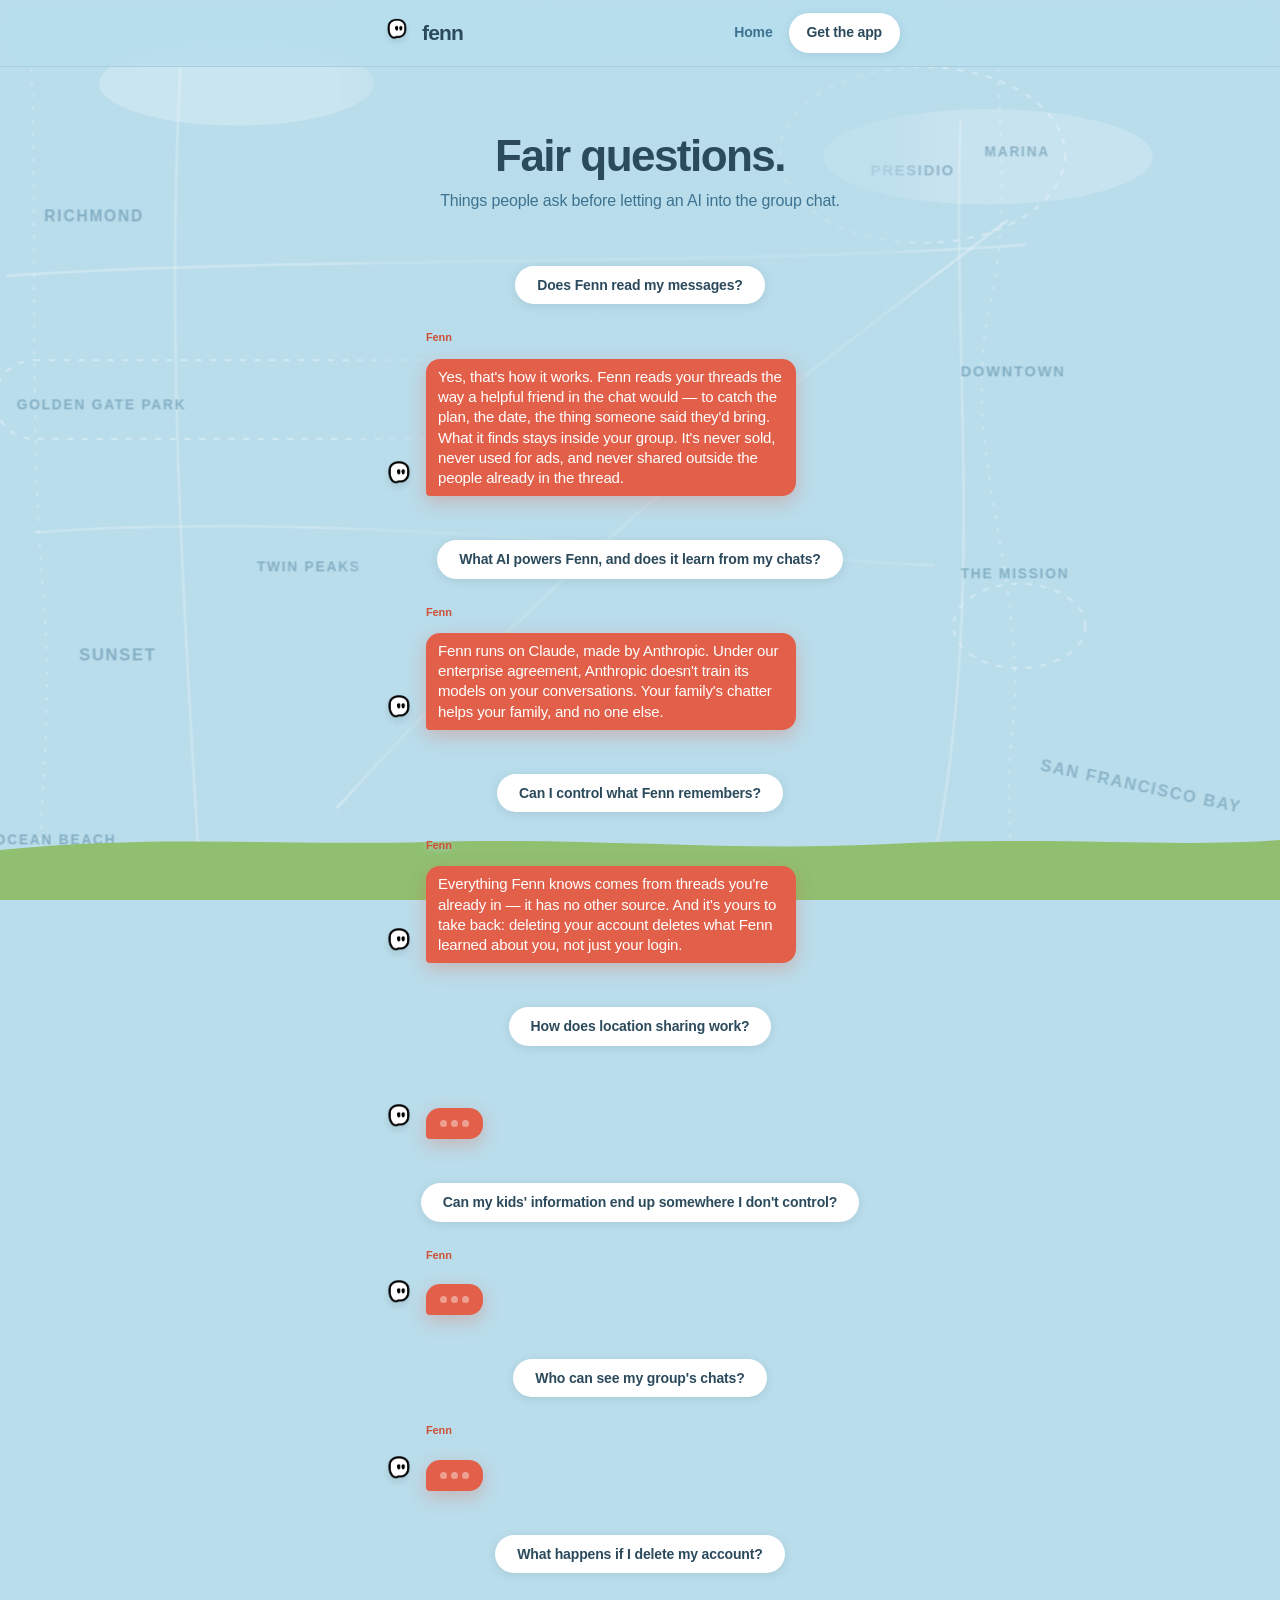
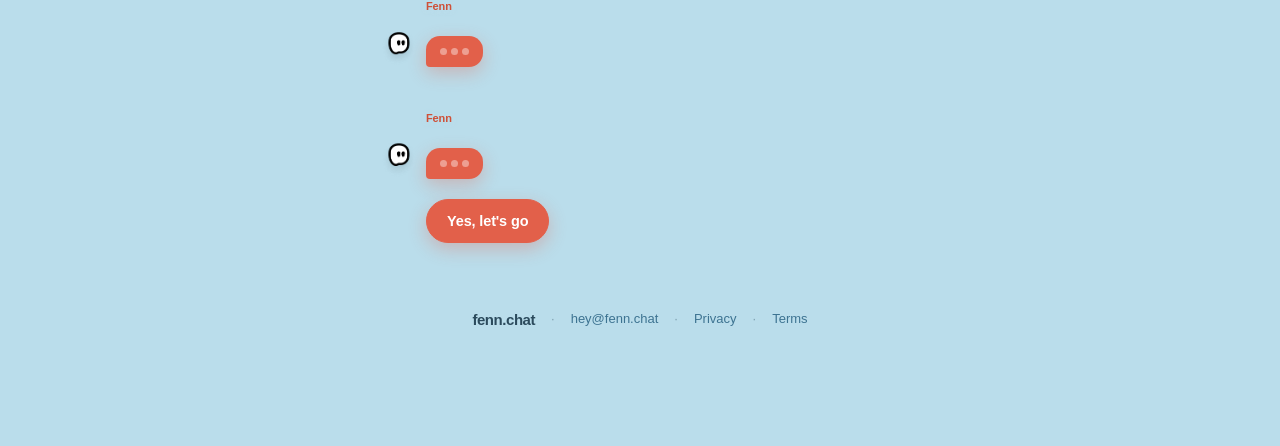
<file: learn-more/index.html>
<!DOCTYPE html>
<html lang="en">
<head>
<meta charset="utf-8">
<meta name="viewport" content="width=device-width, initial-scale=1">
<title>Fenn — Fair questions</title>
<meta name="description" content="Things people ask before letting an AI into the group chat." />
<meta name="robots" content="noindex" />

<link rel="canonical" href="https://fenn.chat/learn-more" />

<meta property="og:title" content="Fenn — Fair questions" />
<meta property="og:description" content="Things people ask before letting an AI into the group chat." />
<meta property="og:image" content="https://fenn.chat/assets/og-image.png" />
<meta property="og:url" content="https://fenn.chat/learn-more" />
<meta property="og:type" content="website" />

<meta name="twitter:card" content="summary_large_image" />
<meta name="twitter:title" content="Fenn — Fair questions" />
<meta name="twitter:description" content="Things people ask before letting an AI into the group chat." />
<meta name="twitter:image" content="https://fenn.chat/assets/og-image.png" />

<link rel="icon" type="image/png" sizes="32x32" href="/assets/favicon-32.png">
<link rel="apple-touch-icon" sizes="180x180" href="/assets/apple-touch-icon.png">

<style>
  /* ============================================================
     fenn.chat — "Fair questions" (learn more)
     Same sky/map world as the homepage, but static and quieted:
     line work ~30% opacity, no camera movement, no pins.
     ============================================================ */

  :root {
    --font: -apple-system, BlinkMacSystemFont, "SF Pro Display", "SF Pro Text", "Inter", "Helvetica Neue", Arial, sans-serif;

    --sky:        #BADDEB;
    --white:      #FFFFFF;
    --label:      #3D7391;
    --ink:        #2B4A5C;
    --coral:      #E2604A;
    --coral-deep: #CE5038;
    --grass:      #8FBF6F;

    --bubble-shadow: 0 2px 10px rgba(43,74,92,0.12);
    --coral-glow: 0 6px 18px rgba(226,96,74,0.32);
    --r: 14px;
    --col: 560px;
    --grass-h: 74px;
  }

  * { box-sizing: border-box; margin: 0; padding: 0; }
  html { scroll-behavior: smooth; }
  body {
    font-family: var(--font); color: var(--ink); background: var(--sky);
    -webkit-font-smoothing: antialiased; text-rendering: optimizeLegibility;
    line-height: 1.4; padding-bottom: 96px;
  }
  a { color: inherit; text-decoration: none; }

  /* ---------- Map layer: static, quieted ---------- */
  .map-layer { position: fixed; inset: 0; z-index: 0; overflow: hidden; background: var(--sky); }
  .map-static { position: absolute; inset: -6%; }
  .map-static svg { width: 100%; height: 100%; display: block; }

  .column-scrim {
    position: fixed; top: 0; bottom: 0; left: 50%; transform: translateX(-50%);
    width: min(600px, 100%); z-index: 1; pointer-events: none;
    background: linear-gradient(90deg,
      rgba(186,221,235,0) 0%,
      rgba(186,221,235,0.66) 9%,
      rgba(186,221,235,0.66) 91%,
      rgba(186,221,235,0) 100%);
  }

  .grass-strip { position: fixed; left: 0; right: 0; bottom: 0; height: var(--grass-h); z-index: 2; pointer-events: none; }
  .grass-strip svg { width: 100%; height: 100%; display: block; }

  /* ---------- Nav ---------- */
  nav { position: sticky; top: 0; z-index: 40; background: rgba(186,221,235,0.82);
        backdrop-filter: saturate(160%) blur(12px); -webkit-backdrop-filter: saturate(160%) blur(12px);
        border-bottom: 1px solid rgba(61,115,145,0.14); }
  .nav-inner { max-width: var(--col); margin: 0 auto; padding: 13px 20px; display: flex; align-items: center; justify-content: space-between; }
  .wordmark { display: flex; align-items: center; gap: 8px; font-weight: 800; font-size: 21px; letter-spacing: -0.04em; color: var(--ink); }
  .wordmark img { width: 34px; height: auto; display: block; }
  .nav-right { display: flex; align-items: center; gap: 16px; }
  .nav-link { font-weight: 700; font-size: 14px; letter-spacing: -0.01em; color: var(--label); }
  .btn-app { background: var(--white); color: var(--ink); font-weight: 700; font-size: 14px; letter-spacing: -0.01em;
             padding: 10px 18px; border-radius: 100px; border: none; cursor: pointer; box-shadow: var(--bubble-shadow);
             transition: transform .15s ease; display: inline-block; }
  .btn-app:active { transform: scale(0.96); }

  /* ---------- Column ---------- */
  main { position: relative; z-index: 3; max-width: var(--col); margin: 0 auto; padding: 0 20px; }

  .kicker { text-align: center; padding: 64px 12px 10px; }
  .page-h { font-size: clamp(34px, 7vw, 44px); font-weight: 700; letter-spacing: -0.035em; line-height: 1.12; color: var(--ink); }
  .page-sub { font-size: 16px; color: var(--label); letter-spacing: -0.01em; margin: 10px auto 0; max-width: 430px; }

  .thread { display: flex; flex-direction: column; }

  /* ---------- Question pills (anchor targets) ---------- */
  .q { text-align: center; padding: 44px 12px 20px; scroll-margin-top: 84px; }
  .q .pill { display: inline-block; background: var(--white); border-radius: 100px; padding: 10px 22px; box-shadow: var(--bubble-shadow); }
  .q h2 { font-size: 14px; font-weight: 600; letter-spacing: -0.01em; line-height: 1.3; color: var(--ink); }

  /* ---------- Messages (Fenn only on this page) ---------- */
  .cluster { display: flex; flex-direction: column; gap: 6px; }
  .msg { display: flex; align-items: flex-end; gap: 8px; max-width: 80%; margin-top: 0; }
  .msg.first { margin-top: 6px; }
  .msg .avatar { width: 38px; flex: none; }
  .msg .avatar img { width: 38px; height: auto; display: block; }
  .bubble { padding: 8px 12px; border-radius: var(--r); font-size: 15px; line-height: 1.35; letter-spacing: -0.01em; }
  .msg.fenn { align-self: flex-start; }
  .msg.fenn .bubble { background: var(--coral); color: #fff; border-bottom-left-radius: 4px; box-shadow: var(--coral-glow); }
  .name { font-size: 11px; font-weight: 700; letter-spacing: -0.01em; margin: 6px 0 1px 46px;
          text-shadow: 0 1px 6px rgba(186,221,235,0.9); }
  .name.fenn-name { color: var(--coral-deep); }
  .msg.cont { margin-top: 4px; }
  .msg:has(+ .msg.cont) .avatar { visibility: hidden; }

  .typing { display: inline-flex; gap: 4px; align-items: center; padding: 12px 14px; border-radius: var(--r); border-bottom-left-radius: 4px; background: var(--coral); box-shadow: var(--coral-glow); }
  .typing span { width: 7px; height: 7px; border-radius: 50%; background: #fff; opacity: .55; animation: blink 1.2s infinite both; }
  .typing span:nth-child(2) { animation-delay: .2s; }
  .typing span:nth-child(3) { animation-delay: .4s; }
  @keyframes blink { 0%,80%,100% { opacity:.4; transform: translateY(0); } 40% { opacity:1; transform: translateY(-2px); } }

  /* ---------- Close: visitor quick-reply chips ---------- */
  .chips { display: flex; gap: 10px; margin: 14px 0 0 46px; flex-wrap: wrap; }
  .chip { display: inline-flex; align-items: center; padding: 11px 20px; border-radius: 100px; cursor: pointer;
          font-size: 14.5px; font-weight: 700; letter-spacing: -0.01em;
          background: var(--white); color: var(--ink); border: 1.5px solid rgba(61,115,145,0.28);
          box-shadow: var(--bubble-shadow); transition: transform .15s ease; }
  .chip.solid { background: var(--coral); color: #fff; border-color: var(--coral); box-shadow: var(--coral-glow); }
  .chip:active { transform: scale(0.96); }

  /* ---------- Footer ---------- */
  footer { position: relative; z-index: 3; margin-top: 40px; }
  .footer-inner { max-width: var(--col); margin: 0 auto; padding: 26px 20px 20px; display: flex; align-items: center; justify-content: center; gap: 8px 16px; flex-wrap: wrap; font-size: 13px; color: var(--ink); }
  .footer-inner .fenn-foot { font-weight: 800; letter-spacing: -0.03em; font-size: 15px; }
  .footer-inner .dot { opacity: .4; }
  .footer-inner a { color: var(--label); }

  /* ---------- Reveal ---------- */
  .js .reveal { opacity: 0; transform: translateY(14px); transition: opacity .5s ease, transform .5s cubic-bezier(.2,.7,.3,1); }
  .js .reveal.in { opacity: 1; transform: none; }
  @media (prefers-reduced-motion: reduce) {
    .js .reveal { opacity: 1 !important; transform: none !important; transition: none; }
    html { scroll-behavior: auto; }
  }
  @media (max-width: 640px) {
    .msg { max-width: 90%; }
  }
</style>
</head>
<body>

  <!-- ===================== MAP LAYER (static, quieted) ===================== -->
  <div class="map-layer" aria-hidden="true">
    <div class="map-static">
      <svg viewBox="0 0 1600 1100" preserveAspectRatio="xMidYMid slice">
        <!-- clouds (static) -->
        <g fill="#FFFFFF">
          <ellipse cx="360" cy="150" rx="150" ry="46" opacity="0.22"/>
          <ellipse cx="1180" cy="230" rx="180" ry="52" opacity="0.18"/>
          <ellipse cx="820" cy="90" rx="120" ry="38" opacity="0.16"/>
        </g>

        <!-- all line work + labels quieted to ~30% -->
        <g opacity="0.62">
          <g fill="none" stroke="#FFFFFF" stroke-width="3" stroke-linecap="round">
            <path d="M470 940 C740 640 980 470 1200 300" stroke-opacity="0.5"/>
            <path d="M110 360 C420 338 900 350 1220 326" stroke-opacity="0.42"/>
            <path d="M300 110 C282 400 300 700 322 1050" stroke-opacity="0.4"/>
            <path d="M1150 190 C1140 460 1180 730 1116 1020" stroke-opacity="0.4"/>
            <path d="M140 640 C440 616 820 660 1120 676" stroke-opacity="0.36"/>
          </g>
          <g fill="none" stroke="#FFFFFF" stroke-opacity="0.52" stroke-width="2.5" stroke-dasharray="7 9">
            <rect x="96" y="452" width="664" height="86" rx="43"/>
            <ellipse cx="1108" cy="228" rx="156" ry="96"/>
            <ellipse cx="1214" cy="742" rx="72" ry="46"/>
          </g>
          <g fill="none" stroke="#FFFFFF" stroke-opacity="0.42" stroke-width="2.5" stroke-dasharray="4 10">
            <path d="M126 -20 C150 210 128 470 150 720 C162 902 130 1004 152 1120"/>
            <path d="M1198 -20 C1176 150 1214 260 1180 400 C1150 560 1226 700 1206 860 C1196 962 1216 1030 1198 1120"/>
          </g>
          <g font-family="-apple-system, Inter, sans-serif" fill="#3D7391" font-weight="700" letter-spacing="0.12em" opacity="0.7">
            <text x="150" y="300" font-size="17">RICHMOND</text>
            <text x="120" y="506" font-size="15">GOLDEN GATE PARK</text>
            <text x="188" y="780" font-size="18">SUNSET</text>
            <text x="96" y="980" font-size="15">OCEAN BEACH</text>
            <text x="382" y="682" font-size="15">TWIN PEAKS</text>
            <text x="1052" y="250" font-size="16">PRESIDIO</text>
            <text x="1176" y="230" font-size="15">MARINA</text>
            <text x="1150" y="470" font-size="16">DOWNTOWN</text>
            <text x="1150" y="690" font-size="15">THE MISSION</text>
            <text x="1236" y="900" font-size="18" opacity="0.85" transform="rotate(12 1236 900)">SAN FRANCISCO BAY</text>
          </g>
        </g>
      </svg>
    </div>
  </div>

  <div class="column-scrim" aria-hidden="true"></div>

  <!-- ===================== NAV ===================== -->
  <nav>
    <div class="nav-inner">
      <a class="wordmark" href="/"><img src="/assets/fenn-logo.png" alt="">fenn</a>
      <div class="nav-right">
        <a class="nav-link" href="/">Home</a>
        <a class="btn-app" href="https://apps.apple.com/us/app/fenn-family-organizer/id6761315757">Get the app</a>
      </div>
    </div>
  </nav>

  <!-- ===================== Q&A ===================== -->
  <main id="top">
    <div class="kicker">
      <h1 class="page-h">Fair questions.</h1>
      <p class="page-sub">Things people ask before letting an AI into the group chat.</p>
    </div>

    <div class="thread">

      <div class="q reveal" id="reads-messages"><a class="pill" href="#reads-messages"><h2>Does Fenn read my messages?</h2></a></div>
      <div class="cluster">
        <div class="name fenn-name reveal">Fenn</div>
        <div class="msg fenn first reveal" data-typing>
          <span class="avatar"><img src="/assets/fenn-logo.png" alt="Fenn"></span>
          <span class="bubble">Yes, that's how it works. Fenn reads your threads the way a helpful friend in the chat would — to catch the plan, the date, the thing someone said they'd bring. What it finds stays inside your group. It's never sold, never used for ads, and never shared outside the people already in the thread.</span>
        </div>
      </div>

      <div class="q reveal" id="what-ai"><a class="pill" href="#what-ai"><h2>What AI powers Fenn, and does it learn from my chats?</h2></a></div>
      <div class="cluster">
        <div class="name fenn-name reveal">Fenn</div>
        <div class="msg fenn first reveal" data-typing>
          <span class="avatar"><img src="/assets/fenn-logo.png" alt="Fenn"></span>
          <span class="bubble">Fenn runs on Claude, made by Anthropic. Under our enterprise agreement, Anthropic doesn't train its models on your conversations. Your family's chatter helps your family, and no one else.</span>
        </div>
      </div>

      <div class="q reveal" id="memory"><a class="pill" href="#memory"><h2>Can I control what Fenn remembers?</h2></a></div>
      <div class="cluster">
        <div class="name fenn-name reveal">Fenn</div>
        <div class="msg fenn first reveal" data-typing>
          <span class="avatar"><img src="/assets/fenn-logo.png" alt="Fenn"></span>
          <span class="bubble">Everything Fenn knows comes from threads you're already in — it has no other source. And it's yours to take back: deleting your account deletes what Fenn learned about you, not just your login.</span>
        </div>
      </div>

      <div class="q reveal" id="location"><a class="pill" href="#location"><h2>How does location sharing work?</h2></a></div>
      <div class="cluster">
        <div class="name fenn-name reveal">Fenn</div>
        <div class="msg fenn first reveal" data-typing>
          <span class="avatar"><img src="/assets/fenn-logo.png" alt="Fenn"></span>
          <span class="bubble">You decide, per thread, whether to share your location and with whom. Share it for the school run, turn it off after. Nothing is shared unless you turn it on, and you can see exactly who can see you at any time.</span>
        </div>
      </div>

      <div class="q reveal" id="kids"><a class="pill" href="#kids"><h2>Can my kids' information end up somewhere I don't control?</h2></a></div>
      <div class="cluster">
        <div class="name fenn-name reveal">Fenn</div>
        <div class="msg fenn first reveal" data-typing>
          <span class="avatar"><img src="/assets/fenn-logo.png" alt="Fenn"></span>
          <span class="bubble">Fenn is built for the adults doing the coordinating. Kids aren't participants and don't have accounts — they're the subject of the plans, not part of the data. What you say about your family stays with the people you've chosen to say it to.</span>
        </div>
      </div>

      <div class="q reveal" id="who-sees"><a class="pill" href="#who-sees"><h2>Who can see my group's chats?</h2></a></div>
      <div class="cluster">
        <div class="name fenn-name reveal">Fenn</div>
        <div class="msg fenn first reveal" data-typing>
          <span class="avatar"><img src="/assets/fenn-logo.png" alt="Fenn"></span>
          <span class="bubble">Only the people in the group. There are no public profiles, no discovery feed, no way for strangers to find your threads.</span>
        </div>
      </div>

      <div class="q reveal" id="delete"><a class="pill" href="#delete"><h2>What happens if I delete my account?</h2></a></div>
      <div class="cluster">
        <div class="name fenn-name reveal">Fenn</div>
        <div class="msg fenn first reveal" data-typing>
          <span class="avatar"><img src="/assets/fenn-logo.png" alt="Fenn"></span>
          <span class="bubble">Your account, your data, and everything Fenn learned about you are deleted from our servers — not archived, not kept around.</span>
        </div>
      </div>

      <!-- CLOSE -->
      <div class="cluster" style="margin-top:38px;">
        <div class="name fenn-name reveal">Fenn</div>
        <div class="msg fenn first reveal" data-typing>
          <span class="avatar"><img src="/assets/fenn-logo.png" alt="Fenn"></span>
          <span class="bubble">Want me in your chats?</span>
        </div>
        <div class="chips reveal">
          <a class="chip solid" href="https://apps.apple.com/us/app/fenn-family-organizer/id6761315757">Yes, let's go</a>
        </div>
      </div>

    </div>
  </main>

  <footer>
    <div class="footer-inner">
      <span class="fenn-foot">fenn.chat</span>
      <span class="dot">·</span>
      <a href="mailto:hey@fenn.chat">hey@fenn.chat</a>
      <span class="dot">·</span>
      <a href="/l?tab=privacy">Privacy</a>
      <span class="dot">·</span>
      <a href="/l?tab=terms">Terms</a>
    </div>
  </footer>

  <!-- grass strip along the bottom -->
  <div class="grass-strip" aria-hidden="true">
    <svg viewBox="0 0 1440 74" preserveAspectRatio="none">
      <path fill="#8FBF6F" d="M0 24 C 180 8 320 20 480 16 C 660 11 820 26 1000 18 C 1180 10 1320 22 1440 14 L1440 74 L0 74 Z"/>
    </svg>
  </div>

  <script>
    document.documentElement.classList.add('js');

    (function () {
      var reduce = window.matchMedia && window.matchMedia('(prefers-reduced-motion: reduce)').matches;
      var reveals = [].slice.call(document.querySelectorAll('.reveal'));
      if (reduce || !('IntersectionObserver' in window)) {
        reveals.forEach(function (el) { el.classList.add('in'); });
        return;
      }
      var io = new IntersectionObserver(function (entries) {
        entries.forEach(function (entry) {
          if (!entry.isIntersecting) return;
          var el = entry.target; io.unobserve(el);
          var cluster = el.closest('.cluster'); var delay = 0;
          if (cluster) {
            var sibs = [].slice.call(cluster.querySelectorAll('.reveal'));
            var idx = sibs.filter(function (s) { return !s.classList.contains('in'); }).indexOf(el);
            delay = Math.max(0, idx) * 120;
          }
          var typing = el.hasAttribute('data-typing');
          setTimeout(function () { typing ? revealTyping(el) : el.classList.add('in'); }, delay);
        });
      }, { threshold: 0.15, rootMargin: '0px 0px -8% 0px' });
      reveals.forEach(function (el) { io.observe(el); });

      function revealTyping(msg) {
        var bubble = msg.querySelector('.bubble');
        var t = document.createElement('span');
        t.className = 'typing'; t.innerHTML = '<span></span><span></span><span></span>';
        bubble.style.display = 'none'; msg.insertBefore(t, bubble); msg.classList.add('in');
        setTimeout(function () { t.remove(); bubble.style.display=''; }, 760);
      }
    })();
  </script>
</body>
</html>
</file>
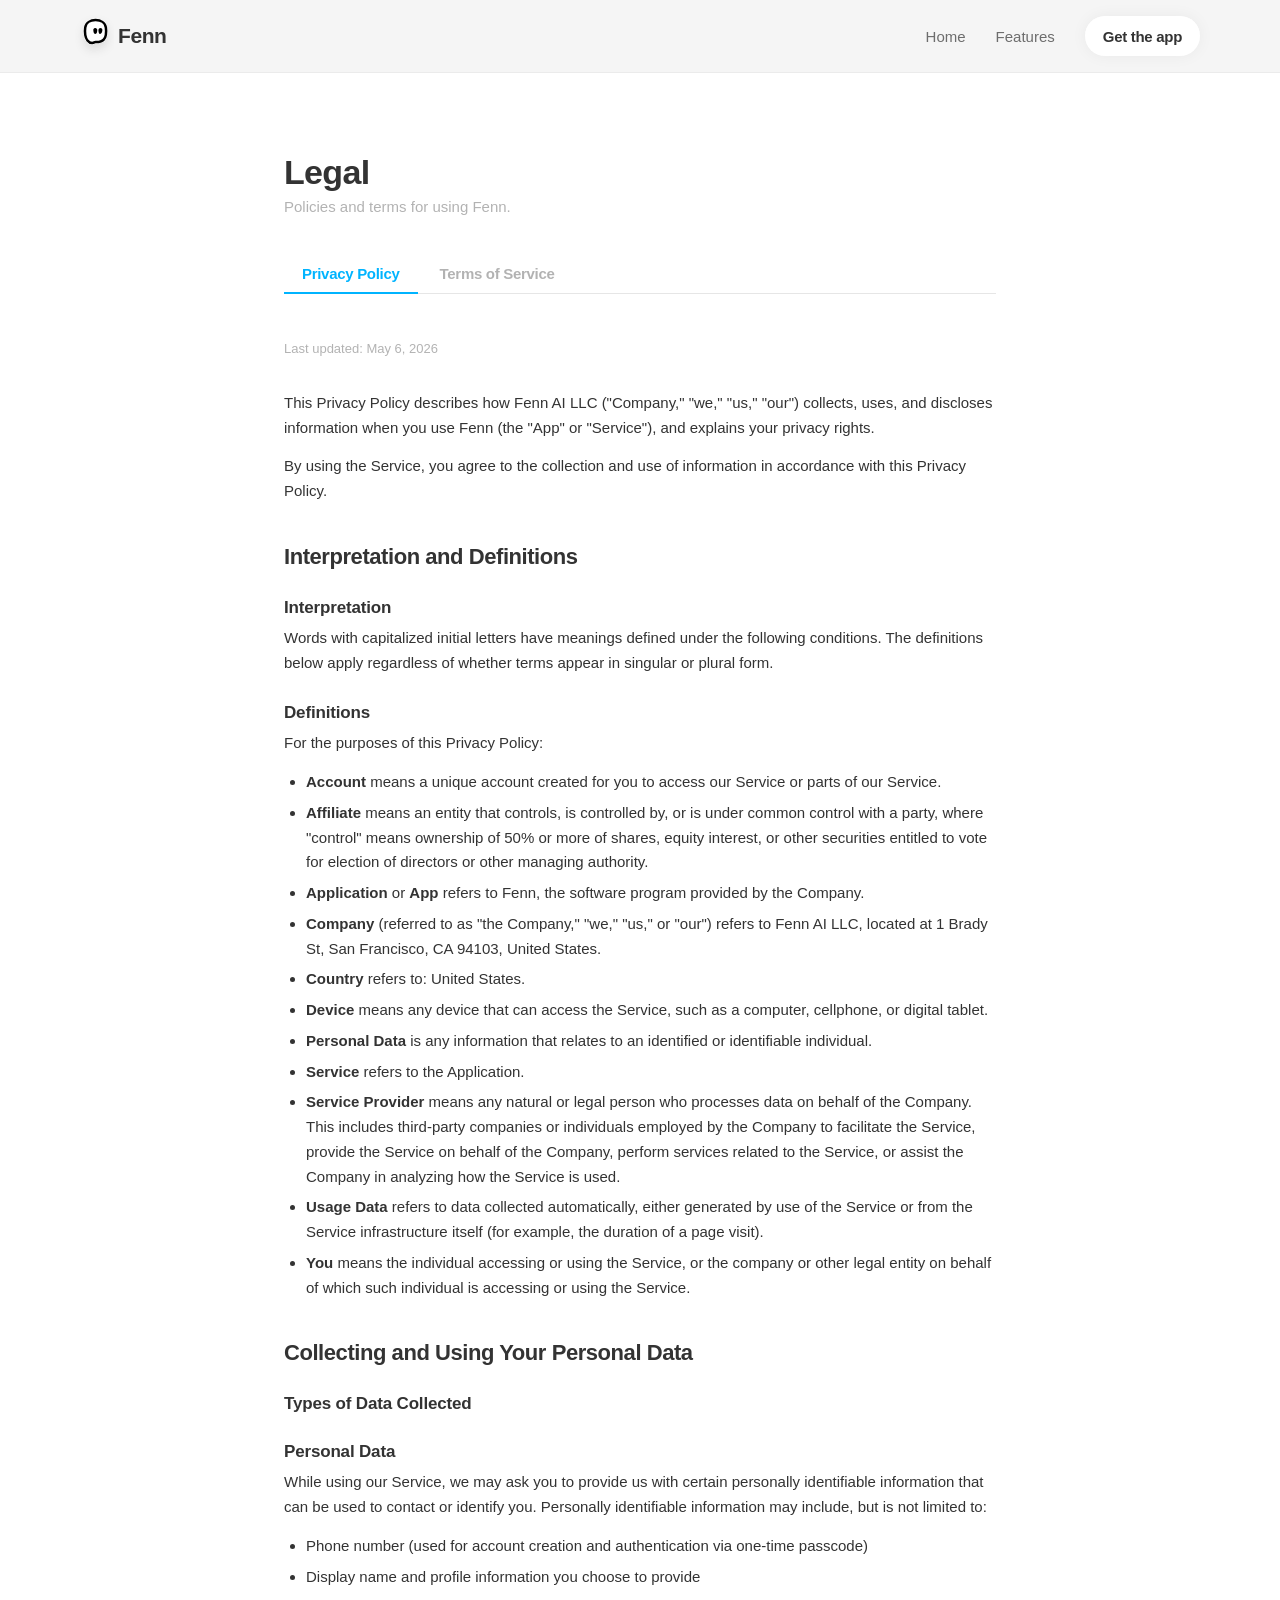
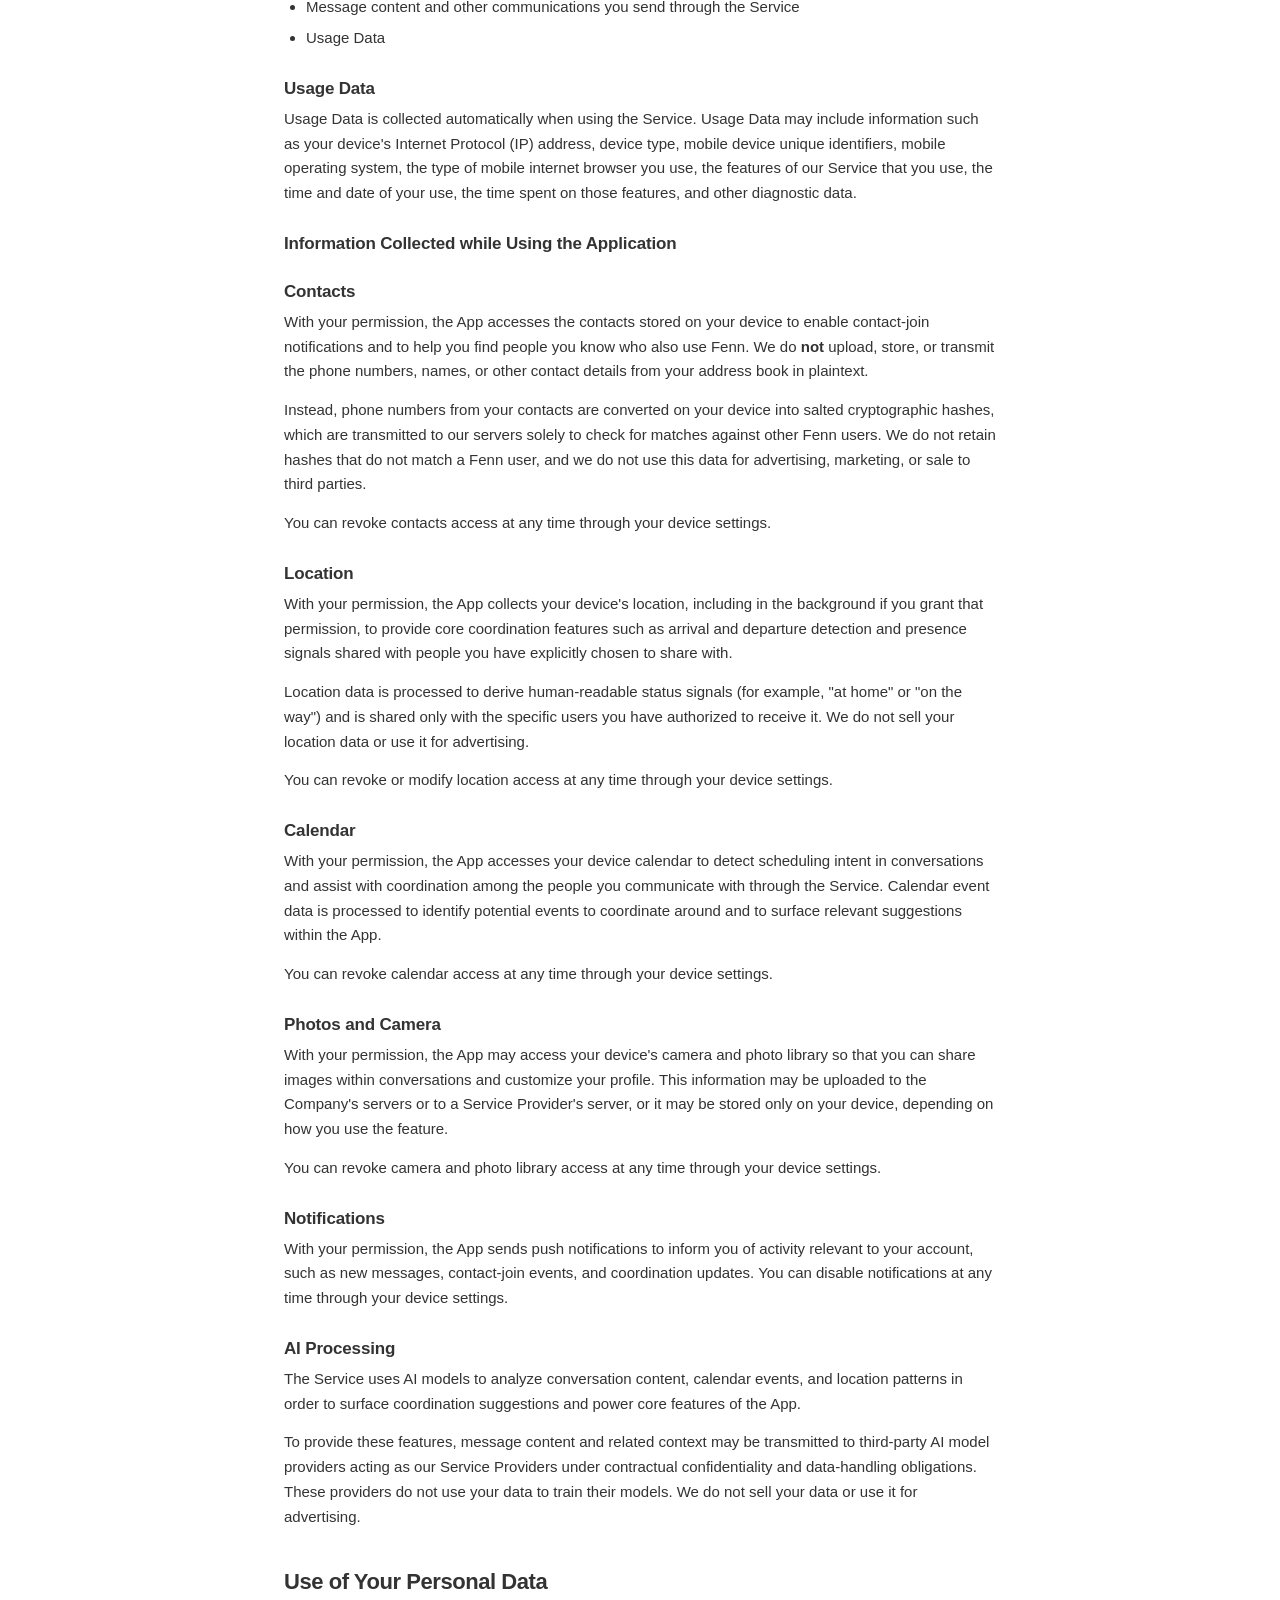
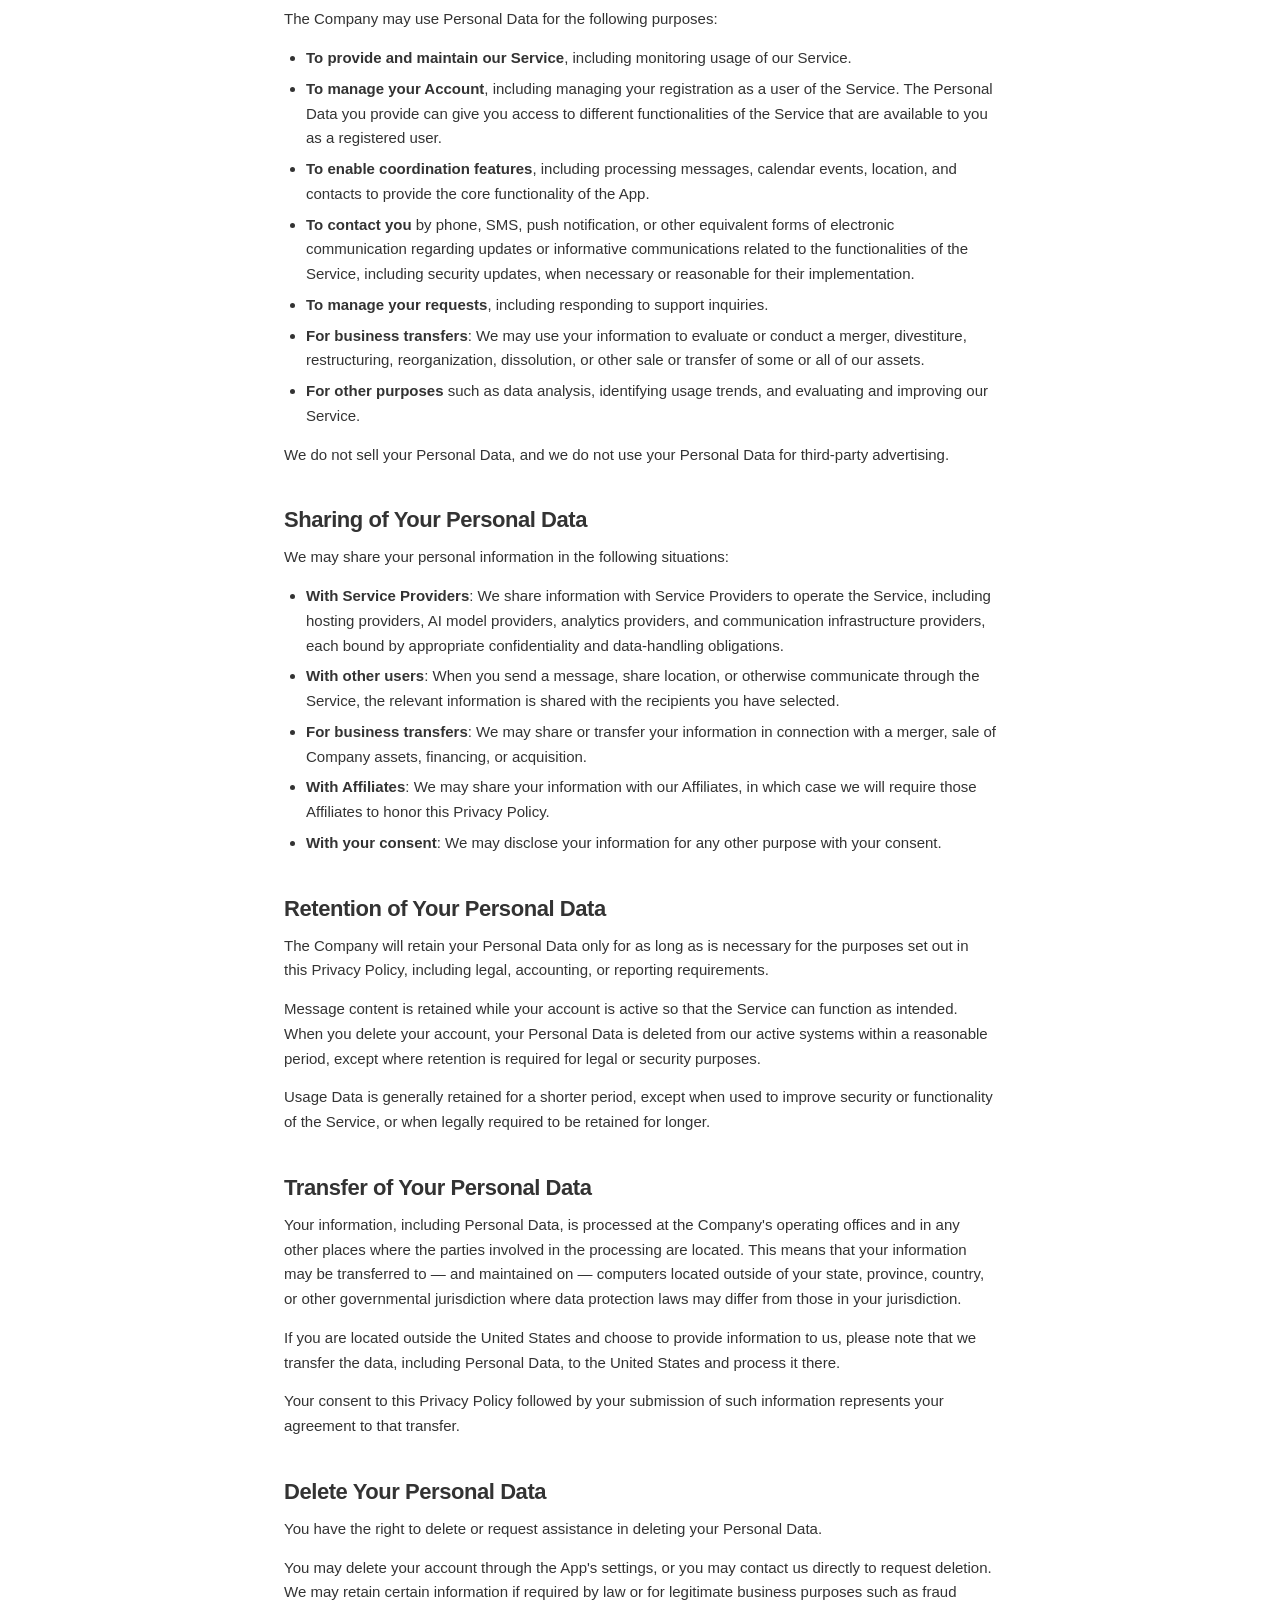
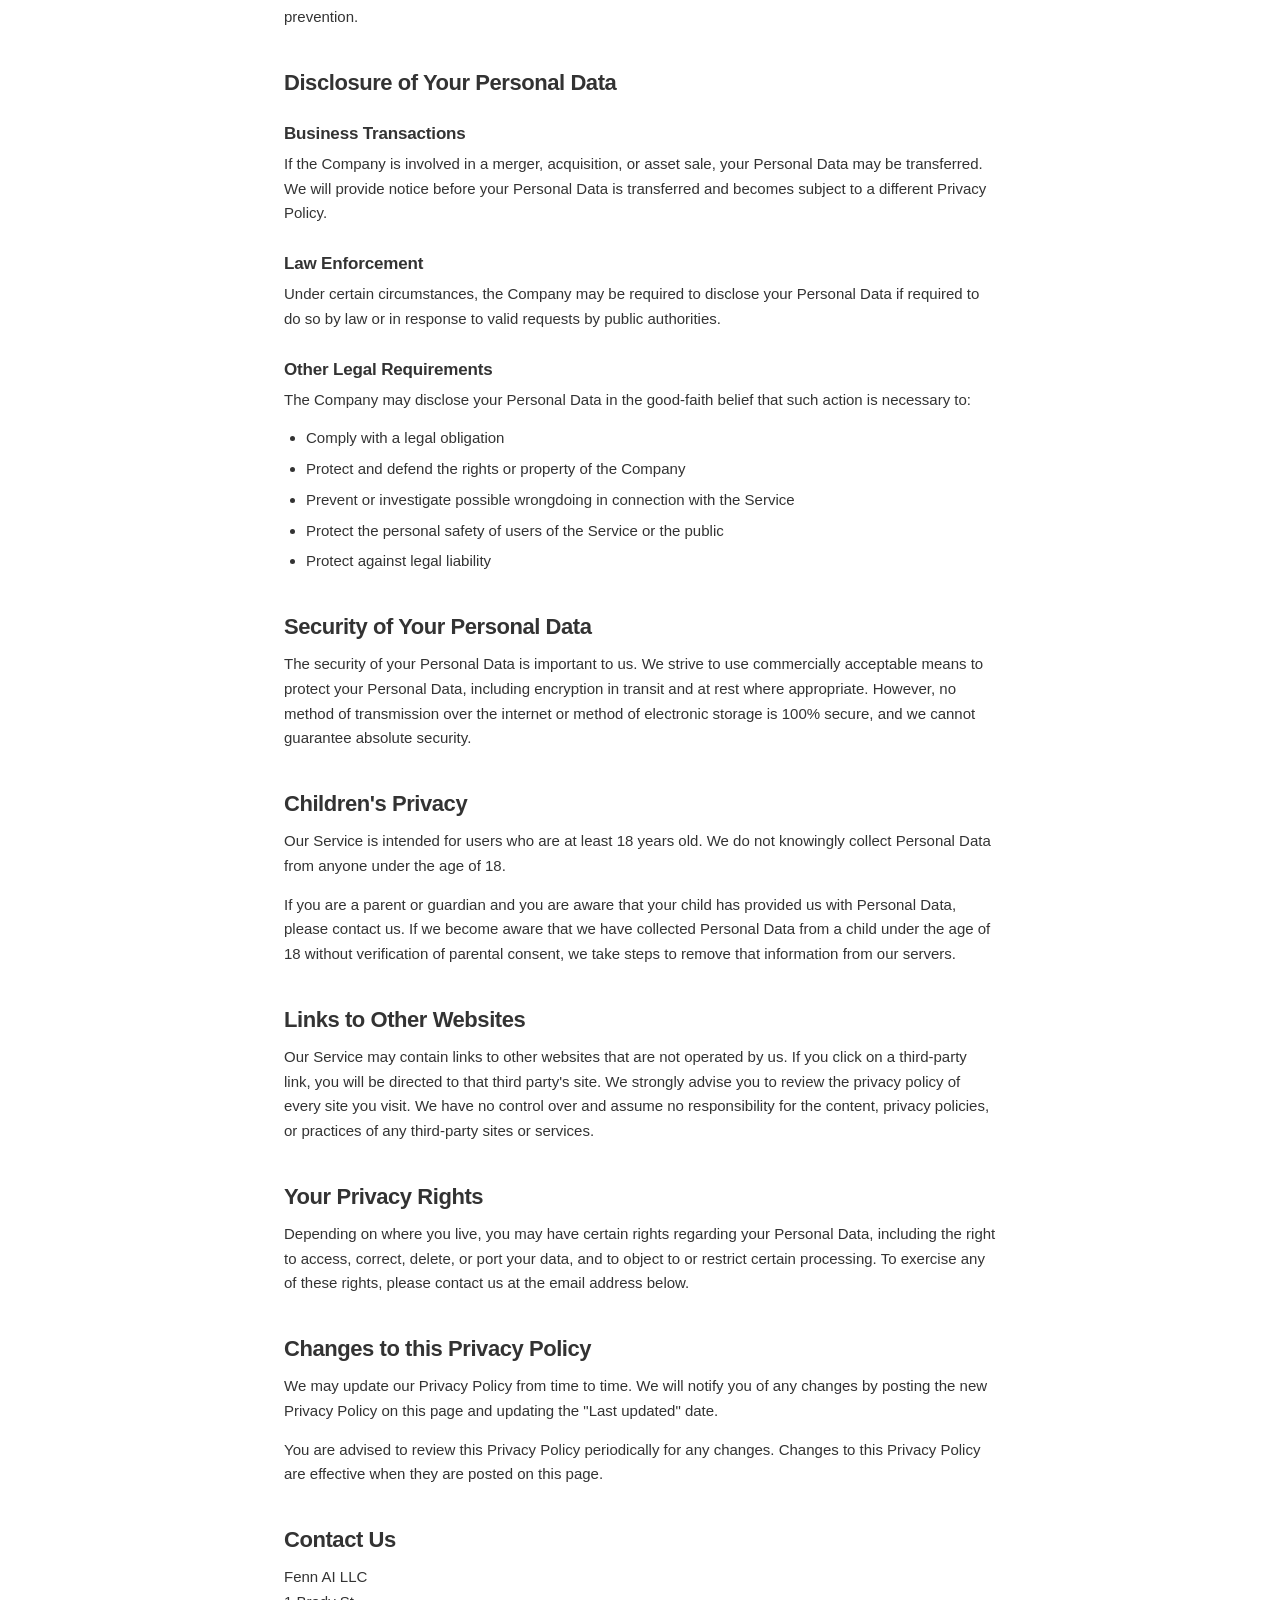
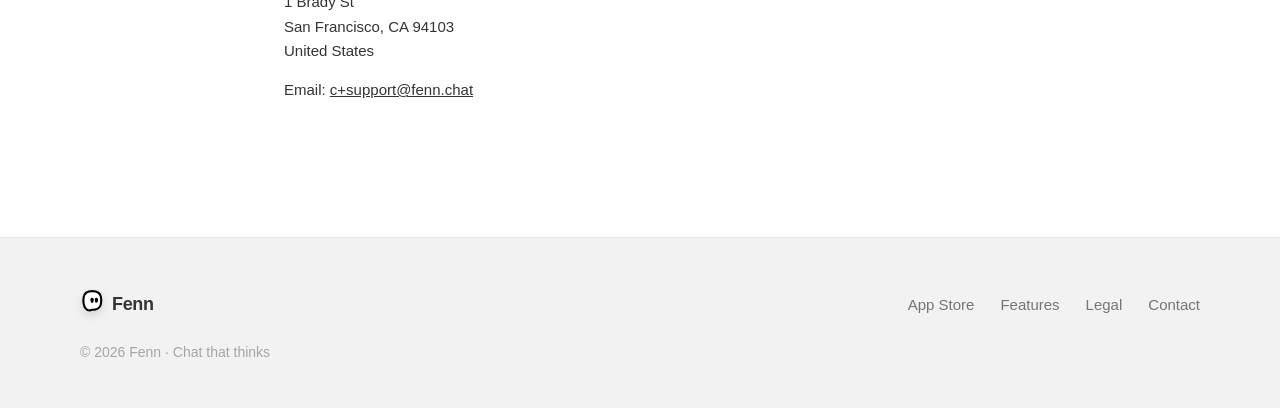
<file: legal/index.html>
<!doctype html>
<html lang="en">
<head>
<meta charset="utf-8" />
<meta name="viewport" content="width=device-width, initial-scale=1" />
<title>Fenn — Legal</title>
<meta name="robots" content="noindex" />

<link rel="canonical" href="https://fenn.chat/legal" />
<meta name="theme-color" content="#00B4FF" />

<link rel="icon" type="image/png" sizes="32x32" href="/assets/favicon-32.png?v=3" />
<link rel="apple-touch-icon" sizes="180x180" href="/assets/apple-touch-icon.png?v=3" />

<link rel="stylesheet" href="/assets/colors_and_type.css" />
<link rel="stylesheet" href="/site.css" />
<style>
  .legal-wrap {
    max-width: 760px;
    margin: 0 auto;
    padding: 80px 24px 120px;
  }
  .legal-head {
    margin-bottom: 40px;
  }
  .legal-head h1 {
    font-size: 34px;
    font-weight: var(--w-bold);
    letter-spacing: -.02em;
    margin: 0 0 6px;
  }
  .legal-head p {
    font-size: 15px;
    color: var(--fg-2);
    margin: 0;
  }
  .legal-tabs {
    display: flex;
    gap: 4px;
    border-bottom: 1.5px solid var(--line);
    margin-bottom: 44px;
  }
  .legal-tab {
    padding: 10px 18px;
    font-size: 15px;
    font-weight: var(--w-semibold);
    letter-spacing: var(--track-tight);
    color: var(--fg-2);
    background: none;
    border: none;
    border-bottom: 2.5px solid transparent;
    margin-bottom: -1.5px;
    cursor: pointer;
    transition: color .15s ease;
  }
  .legal-tab:hover { color: var(--fg-1); }
  .legal-tab.active {
    color: var(--fenn-blue);
    border-bottom-color: var(--fenn-blue);
  }
  .legal-doc { display: none; }
  .legal-doc.active { display: block; }
  .legal-doc h2 {
    font-size: 22px;
    font-weight: var(--w-bold);
    letter-spacing: -.02em;
    margin: 40px 0 12px;
  }
  .legal-doc h2:first-child { margin-top: 0; }
  .legal-doc h3 {
    font-size: 17px;
    font-weight: var(--w-bold);
    letter-spacing: -.01em;
    margin: 28px 0 8px;
  }
  .legal-doc p {
    font-size: 15px;
    line-height: 1.65;
    color: var(--fg-1);
    margin: 0 0 14px;
  }
  .legal-doc ul {
    margin: 0 0 14px;
    padding-left: 22px;
  }
  .legal-doc li {
    font-size: 15px;
    line-height: 1.65;
    margin-bottom: 6px;
  }
  .legal-doc .updated {
    font-size: 13px;
    color: var(--fg-2);
    margin-bottom: 32px;
  }
</style>
</head>
<body>

<!-- ============ NAV ============ -->
<header class="nav" id="top">
  <div class="wrap">
    <a class="brand" href="/">
      <img src="/assets/bulle/bulle-logo.svg" alt="Fenn" />
      <span>Fenn</span>
    </a>
    <nav class="nav-links">
      <a class="link" href="/">Home</a>
      <a class="link" href="/#features">Features</a>
      <a class="btn-getapp" href="https://apps.apple.com/us/app/fenn/id6761315757">Get the app</a>
    </nav>
  </div>
</header>

<div class="legal-wrap">
  <div class="legal-head">
    <h1>Legal</h1>
    <p>Policies and terms for using Fenn.</p>
  </div>

  <div class="legal-tabs" role="tablist">
    <button class="legal-tab active" role="tab" aria-selected="true" data-tab="privacy">Privacy Policy</button>
    <button class="legal-tab" role="tab" aria-selected="false" data-tab="terms">Terms of Service</button>
  </div>

  <!-- ===== PRIVACY POLICY ===== -->
  <div class="legal-doc active" id="tab-privacy" role="tabpanel">
    <p class="updated">Last updated: May 6, 2026</p>

    <p>This Privacy Policy describes how Fenn AI LLC ("Company," "we," "us," "our") collects, uses, and discloses information when you use Fenn (the "App" or "Service"), and explains your privacy rights.</p>
    <p>By using the Service, you agree to the collection and use of information in accordance with this Privacy Policy.</p>

    <h2>Interpretation and Definitions</h2>
    <h3>Interpretation</h3>
    <p>Words with capitalized initial letters have meanings defined under the following conditions. The definitions below apply regardless of whether terms appear in singular or plural form.</p>
    <h3>Definitions</h3>
    <p>For the purposes of this Privacy Policy:</p>
    <ul>
      <li><strong>Account</strong> means a unique account created for you to access our Service or parts of our Service.</li>
      <li><strong>Affiliate</strong> means an entity that controls, is controlled by, or is under common control with a party, where "control" means ownership of 50% or more of shares, equity interest, or other securities entitled to vote for election of directors or other managing authority.</li>
      <li><strong>Application</strong> or <strong>App</strong> refers to Fenn, the software program provided by the Company.</li>
      <li><strong>Company</strong> (referred to as "the Company," "we," "us," or "our") refers to Fenn AI LLC, located at 1 Brady St, San Francisco, CA 94103, United States.</li>
      <li><strong>Country</strong> refers to: United States.</li>
      <li><strong>Device</strong> means any device that can access the Service, such as a computer, cellphone, or digital tablet.</li>
      <li><strong>Personal Data</strong> is any information that relates to an identified or identifiable individual.</li>
      <li><strong>Service</strong> refers to the Application.</li>
      <li><strong>Service Provider</strong> means any natural or legal person who processes data on behalf of the Company. This includes third-party companies or individuals employed by the Company to facilitate the Service, provide the Service on behalf of the Company, perform services related to the Service, or assist the Company in analyzing how the Service is used.</li>
      <li><strong>Usage Data</strong> refers to data collected automatically, either generated by use of the Service or from the Service infrastructure itself (for example, the duration of a page visit).</li>
      <li><strong>You</strong> means the individual accessing or using the Service, or the company or other legal entity on behalf of which such individual is accessing or using the Service.</li>
    </ul>

    <h2>Collecting and Using Your Personal Data</h2>
    <h3>Types of Data Collected</h3>
    <h3>Personal Data</h3>
    <p>While using our Service, we may ask you to provide us with certain personally identifiable information that can be used to contact or identify you. Personally identifiable information may include, but is not limited to:</p>
    <ul>
      <li>Phone number (used for account creation and authentication via one-time passcode)</li>
      <li>Display name and profile information you choose to provide</li>
      <li>Message content and other communications you send through the Service</li>
      <li>Usage Data</li>
    </ul>
    <h3>Usage Data</h3>
    <p>Usage Data is collected automatically when using the Service. Usage Data may include information such as your device's Internet Protocol (IP) address, device type, mobile device unique identifiers, mobile operating system, the type of mobile internet browser you use, the features of our Service that you use, the time and date of your use, the time spent on those features, and other diagnostic data.</p>

    <h3>Information Collected while Using the Application</h3>
    <h3>Contacts</h3>
    <p>With your permission, the App accesses the contacts stored on your device to enable contact-join notifications and to help you find people you know who also use Fenn. We do <strong>not</strong> upload, store, or transmit the phone numbers, names, or other contact details from your address book in plaintext.</p>
    <p>Instead, phone numbers from your contacts are converted on your device into salted cryptographic hashes, which are transmitted to our servers solely to check for matches against other Fenn users. We do not retain hashes that do not match a Fenn user, and we do not use this data for advertising, marketing, or sale to third parties.</p>
    <p>You can revoke contacts access at any time through your device settings.</p>

    <h3>Location</h3>
    <p>With your permission, the App collects your device's location, including in the background if you grant that permission, to provide core coordination features such as arrival and departure detection and presence signals shared with people you have explicitly chosen to share with.</p>
    <p>Location data is processed to derive human-readable status signals (for example, "at home" or "on the way") and is shared only with the specific users you have authorized to receive it. We do not sell your location data or use it for advertising.</p>
    <p>You can revoke or modify location access at any time through your device settings.</p>

    <h3>Calendar</h3>
    <p>With your permission, the App accesses your device calendar to detect scheduling intent in conversations and assist with coordination among the people you communicate with through the Service. Calendar event data is processed to identify potential events to coordinate around and to surface relevant suggestions within the App.</p>
    <p>You can revoke calendar access at any time through your device settings.</p>

    <h3>Photos and Camera</h3>
    <p>With your permission, the App may access your device's camera and photo library so that you can share images within conversations and customize your profile. This information may be uploaded to the Company's servers or to a Service Provider's server, or it may be stored only on your device, depending on how you use the feature.</p>
    <p>You can revoke camera and photo library access at any time through your device settings.</p>

    <h3>Notifications</h3>
    <p>With your permission, the App sends push notifications to inform you of activity relevant to your account, such as new messages, contact-join events, and coordination updates. You can disable notifications at any time through your device settings.</p>

    <h3>AI Processing</h3>
    <p>The Service uses AI models to analyze conversation content, calendar events, and location patterns in order to surface coordination suggestions and power core features of the App.</p>
    <p>To provide these features, message content and related context may be transmitted to third-party AI model providers acting as our Service Providers under contractual confidentiality and data-handling obligations. These providers do not use your data to train their models. We do not sell your data or use it for advertising.</p>

    <h2>Use of Your Personal Data</h2>
    <p>The Company may use Personal Data for the following purposes:</p>
    <ul>
      <li><strong>To provide and maintain our Service</strong>, including monitoring usage of our Service.</li>
      <li><strong>To manage your Account</strong>, including managing your registration as a user of the Service. The Personal Data you provide can give you access to different functionalities of the Service that are available to you as a registered user.</li>
      <li><strong>To enable coordination features</strong>, including processing messages, calendar events, location, and contacts to provide the core functionality of the App.</li>
      <li><strong>To contact you</strong> by phone, SMS, push notification, or other equivalent forms of electronic communication regarding updates or informative communications related to the functionalities of the Service, including security updates, when necessary or reasonable for their implementation.</li>
      <li><strong>To manage your requests</strong>, including responding to support inquiries.</li>
      <li><strong>For business transfers</strong>: We may use your information to evaluate or conduct a merger, divestiture, restructuring, reorganization, dissolution, or other sale or transfer of some or all of our assets.</li>
      <li><strong>For other purposes</strong> such as data analysis, identifying usage trends, and evaluating and improving our Service.</li>
    </ul>
    <p>We do not sell your Personal Data, and we do not use your Personal Data for third-party advertising.</p>

    <h2>Sharing of Your Personal Data</h2>
    <p>We may share your personal information in the following situations:</p>
    <ul>
      <li><strong>With Service Providers</strong>: We share information with Service Providers to operate the Service, including hosting providers, AI model providers, analytics providers, and communication infrastructure providers, each bound by appropriate confidentiality and data-handling obligations.</li>
      <li><strong>With other users</strong>: When you send a message, share location, or otherwise communicate through the Service, the relevant information is shared with the recipients you have selected.</li>
      <li><strong>For business transfers</strong>: We may share or transfer your information in connection with a merger, sale of Company assets, financing, or acquisition.</li>
      <li><strong>With Affiliates</strong>: We may share your information with our Affiliates, in which case we will require those Affiliates to honor this Privacy Policy.</li>
      <li><strong>With your consent</strong>: We may disclose your information for any other purpose with your consent.</li>
    </ul>

    <h2>Retention of Your Personal Data</h2>
    <p>The Company will retain your Personal Data only for as long as is necessary for the purposes set out in this Privacy Policy, including legal, accounting, or reporting requirements.</p>
    <p>Message content is retained while your account is active so that the Service can function as intended. When you delete your account, your Personal Data is deleted from our active systems within a reasonable period, except where retention is required for legal or security purposes.</p>
    <p>Usage Data is generally retained for a shorter period, except when used to improve security or functionality of the Service, or when legally required to be retained for longer.</p>

    <h2>Transfer of Your Personal Data</h2>
    <p>Your information, including Personal Data, is processed at the Company's operating offices and in any other places where the parties involved in the processing are located. This means that your information may be transferred to — and maintained on — computers located outside of your state, province, country, or other governmental jurisdiction where data protection laws may differ from those in your jurisdiction.</p>
    <p>If you are located outside the United States and choose to provide information to us, please note that we transfer the data, including Personal Data, to the United States and process it there.</p>
    <p>Your consent to this Privacy Policy followed by your submission of such information represents your agreement to that transfer.</p>

    <h2>Delete Your Personal Data</h2>
    <p>You have the right to delete or request assistance in deleting your Personal Data.</p>
    <p>You may delete your account through the App's settings, or you may contact us directly to request deletion. We may retain certain information if required by law or for legitimate business purposes such as fraud prevention.</p>

    <h2>Disclosure of Your Personal Data</h2>
    <h3>Business Transactions</h3>
    <p>If the Company is involved in a merger, acquisition, or asset sale, your Personal Data may be transferred. We will provide notice before your Personal Data is transferred and becomes subject to a different Privacy Policy.</p>
    <h3>Law Enforcement</h3>
    <p>Under certain circumstances, the Company may be required to disclose your Personal Data if required to do so by law or in response to valid requests by public authorities.</p>
    <h3>Other Legal Requirements</h3>
    <p>The Company may disclose your Personal Data in the good-faith belief that such action is necessary to:</p>
    <ul>
      <li>Comply with a legal obligation</li>
      <li>Protect and defend the rights or property of the Company</li>
      <li>Prevent or investigate possible wrongdoing in connection with the Service</li>
      <li>Protect the personal safety of users of the Service or the public</li>
      <li>Protect against legal liability</li>
    </ul>

    <h2>Security of Your Personal Data</h2>
    <p>The security of your Personal Data is important to us. We strive to use commercially acceptable means to protect your Personal Data, including encryption in transit and at rest where appropriate. However, no method of transmission over the internet or method of electronic storage is 100% secure, and we cannot guarantee absolute security.</p>

    <h2>Children's Privacy</h2>
    <p>Our Service is intended for users who are at least 18 years old. We do not knowingly collect Personal Data from anyone under the age of 18.</p>
    <p>If you are a parent or guardian and you are aware that your child has provided us with Personal Data, please contact us. If we become aware that we have collected Personal Data from a child under the age of 18 without verification of parental consent, we take steps to remove that information from our servers.</p>

    <h2>Links to Other Websites</h2>
    <p>Our Service may contain links to other websites that are not operated by us. If you click on a third-party link, you will be directed to that third party's site. We strongly advise you to review the privacy policy of every site you visit. We have no control over and assume no responsibility for the content, privacy policies, or practices of any third-party sites or services.</p>

    <h2>Your Privacy Rights</h2>
    <p>Depending on where you live, you may have certain rights regarding your Personal Data, including the right to access, correct, delete, or port your data, and to object to or restrict certain processing. To exercise any of these rights, please contact us at the email address below.</p>

    <h2>Changes to this Privacy Policy</h2>
    <p>We may update our Privacy Policy from time to time. We will notify you of any changes by posting the new Privacy Policy on this page and updating the "Last updated" date.</p>
    <p>You are advised to review this Privacy Policy periodically for any changes. Changes to this Privacy Policy are effective when they are posted on this page.</p>

    <h2>Contact Us</h2>
    <p>Fenn AI LLC<br />1 Brady St<br />San Francisco, CA 94103<br />United States</p>
    <p>Email: <a href="mailto:c+support@fenn.chat">c+support@fenn.chat</a></p>
  </div>

  <!-- ===== TERMS OF SERVICE ===== -->
  <div class="legal-doc" id="tab-terms" role="tabpanel">
    <p class="updated">Last updated: May 6, 2026</p>
    <p>These Terms of Service govern your use of Fenn and are provided by Fenn AI LLC ("Company," "we," "us," "our"). By using the Service, you agree to these terms.</p>
    <p>Please check back shortly — the full Terms of Service will be published here soon. In the meantime, if you have questions please contact us at <a href="mailto:c+support@fenn.chat">c+support@fenn.chat</a>.</p>
  </div>
</div>

<!-- ============ FOOTER ============ -->
<footer>
  <div class="wrap">
    <a class="brand" href="/">
      <img src="/assets/bulle/bulle-logo.svg" alt="Fenn" />
      <span>Fenn</span>
    </a>
    <nav class="flinks">
      <a href="https://apps.apple.com/us/app/fenn/id6761315757">App Store</a>
      <a href="/#features">Features</a>
      <a href="/legal">Legal</a>
      <a href="mailto:c+contact@fenn.chat">Contact</a>
    </nav>
    <div class="copy">© 2026 Fenn · Chat that thinks</div>
  </div>
</footer>

<script src="/site.js"></script>
<script>
(function () {
  var tabs = document.querySelectorAll('.legal-tab');
  var docs = document.querySelectorAll('.legal-doc');

  // support ?tab=terms URL param
  var params = new URLSearchParams(window.location.search);
  var initial = params.get('tab');
  if (initial) activate(initial);

  tabs.forEach(function (tab) {
    tab.addEventListener('click', function () {
      var name = tab.getAttribute('data-tab');
      activate(name);
      history.replaceState(null, '', '?tab=' + name);
    });
  });

  function activate(name) {
    tabs.forEach(function (t) {
      var active = t.getAttribute('data-tab') === name;
      t.classList.toggle('active', active);
      t.setAttribute('aria-selected', active ? 'true' : 'false');
    });
    docs.forEach(function (d) {
      d.classList.toggle('active', d.id === 'tab-' + name);
    });
  }
})();
</script>
</body>
</html>
</file>
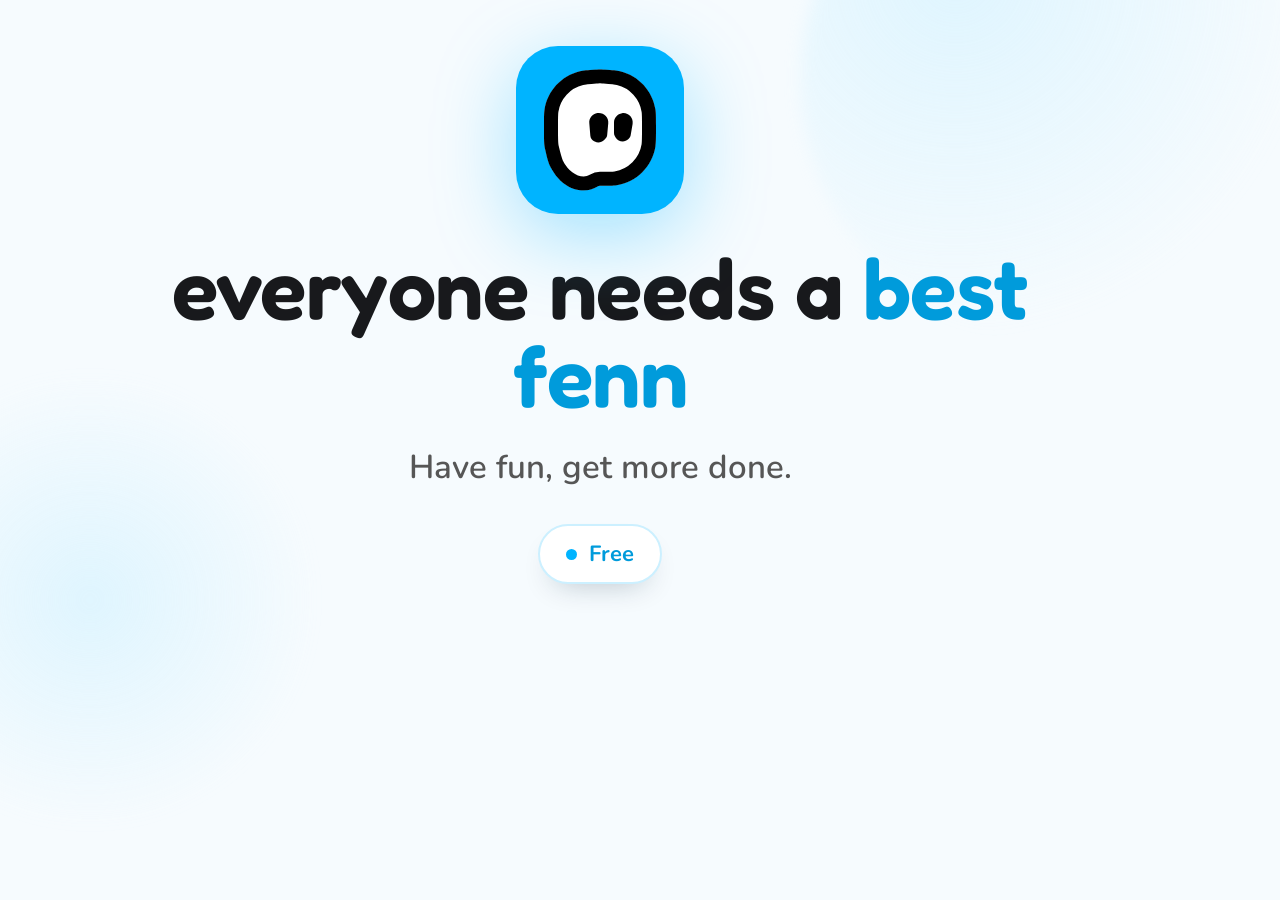
<file: og-image.html>
<!DOCTYPE html>
<html lang="en">
<head>
<meta charset="UTF-8">
<link rel="preconnect" href="https://fonts.googleapis.com">
<link rel="preconnect" href="https://fonts.gstatic.com" crossorigin>
<link href="https://fonts.googleapis.com/css2?family=Fredoka:wght@400;500;600;700&family=Nunito:wght@400;500;600;700;800&display=swap" rel="stylesheet">
<style>
  * { box-sizing: border-box; margin: 0; padding: 0; }
  :root {
    --ink: #18191c;
    --ink-soft: #565656;
    --accent: #00b4ff;
    --accent-deep: #009bdb;
    --accent-light: #ccf0ff;
    --bg: #f6fbfe;
  }
  html, body { width: 1200px; height: 630px; }
  body {
    font-family: "Nunito", system-ui, sans-serif;
    background: var(--bg);
    color: var(--ink);
    position: relative;
    overflow: hidden;
    display: flex;
    align-items: center;
    justify-content: center;
  }
  /* soft brand glow blobs */
  .blob { position: absolute; border-radius: 50%; filter: blur(8px); opacity: .55; }
  .b1 { width: 520px; height: 520px; top: -180px; right: -120px;
        background: radial-gradient(circle at 30% 30%, var(--accent-light), transparent 70%); }
  .b2 { width: 460px; height: 460px; bottom: -200px; left: -140px;
        background: radial-gradient(circle at 50% 50%, var(--accent-light), transparent 70%); }

  .card { position: relative; text-align: center; padding: 0 80px; }

  .logo { width: 168px; height: 168px; margin: 0 auto 30px; display: block;
          filter: drop-shadow(0 20px 40px rgba(0,180,255,.35)); }

  h1 { font-family: "Fredoka", sans-serif; font-weight: 600;
       font-size: 86px; line-height: 1.02; letter-spacing: -0.5px; }
  h1 .hl { color: var(--accent-deep); }

  p.sub { margin-top: 26px; font-size: 33px; font-weight: 600;
          color: var(--ink-soft); }

  .badge { margin-top: 34px; display: inline-flex; align-items: center; gap: 12px;
           font-size: 22px; font-weight: 700; color: var(--accent-deep);
           background: #fff; border: 2px solid var(--accent-light);
           padding: 13px 26px; border-radius: 999px;
           box-shadow: 0 14px 30px -16px rgba(13,40,60,.3); }
  .dot { width: 11px; height: 11px; border-radius: 50%; background: var(--accent); }
</style>
</head>
<body>
  <span class="blob b1"></span>
  <span class="blob b2"></span>

  <div class="card">
    <svg class="logo" viewBox="4 0 36 36" fill="none" xmlns="http://www.w3.org/2000/svg">
      <rect x="4" y="0" width="36" height="36" rx="9" fill="#00b4ff"/>
      <g clip-path="url(#body-clip)">
        <path d="M21.335 5.02211C21.7776 4.99263 22.2224 4.99263 22.665 5.02211C22.7478 5.02763 22.8307 5.03469 22.9961 5.04848C24.7135 5.19159 25.5727 5.26302 26.2979 5.43422C30.2768 6.37388 33.2837 9.64094 33.8896 13.6842C34.0001 14.4212 34 15.283 34 17.0065V17.9655C34 19.8228 34 20.7518 33.877 21.5289C33.1992 25.8078 29.8433 29.1637 25.5645 29.8414C24.7871 29.9646 23.858 29.9655 22 29.9655C21.7795 29.9655 21.566 30.0353 21.3782 30.1509C20.5409 30.6667 19.5556 30.9655 18.5 30.9655C17.0353 30.9655 15.472 30.3928 14.2457 29.4593C13.7402 29.0745 13.4875 28.8821 12.8076 28.0959C12.3597 27.5779 11.6005 26.4061 11.3107 25.7856C10.871 24.8438 10.6683 23.977 10.2629 22.2433C10.208 22.0084 10.1612 21.7701 10.123 21.5289C10 20.7518 10 19.8228 10 17.9655V17.0065C10 15.283 9.99991 14.4212 10.1104 13.6842C10.7163 9.64094 13.7232 6.37388 17.7021 5.43422C18.4273 5.26302 19.2865 5.19159 21.0039 5.04848C21.1693 5.03469 21.2522 5.02763 21.335 5.02211Z" fill="white" stroke="black" stroke-width="6"/>
      </g>
      <g transform="translate(19.70, 14.34)">
        <path d="M0.00724094 2.20931C-0.0830734 1.13337 0.681293 0.173663 1.75016 0.0209673C3.05233 -0.165056 4.18712 0.912704 4.06844 2.22272L3.83934 4.75139C3.8136 5.03551 3.68902 5.3016 3.4873 5.50333L3.1882 5.80242C2.65748 6.33314 1.8467 6.46472 1.17539 6.12906L1.03614 6.05944C0.578653 5.83069 0.273399 5.38011 0.230616 4.87042L0.00724094 2.20931Z" fill="black"/>
      </g>
      <g transform="translate(25.00, 14.37)">
        <path d="M0 2.00801C0 1.00901 0.734581 0.16203 1.72354 0.02075C3.0724 -0.171943 4.21725 1.00648 3.98567 2.3492L3.56208 4.80522C3.52169 5.03942 3.40978 5.25537 3.24173 5.42342L3.10482 5.56034C2.2916 6.37355 0.929827 6.20173 0.344089 5.21201L0.192939 4.95662C0.0666364 4.7432 0 4.49977 0 4.25178V2.00801Z" fill="black"/>
      </g>
      <defs>
        <clipPath id="body-clip">
          <path d="M21.335 5.02211C21.7776 4.99263 22.2224 4.99263 22.665 5.02211C22.7478 5.02763 22.8307 5.03469 22.9961 5.04848C24.7135 5.19159 25.5727 5.26302 26.2979 5.43422C30.2768 6.37388 33.2837 9.64094 33.8896 13.6842C34.0001 14.4212 34 15.283 34 17.0065V17.9655C34 19.8228 34 20.7518 33.877 21.5289C33.1992 25.8078 29.8433 29.1637 25.5645 29.8414C24.7871 29.9646 23.858 29.9655 22 29.9655C21.7795 29.9655 21.566 30.0353 21.3782 30.1509C20.5409 30.6667 19.5556 30.9655 18.5 30.9655C17.0353 30.9655 15.472 30.3928 14.2457 29.4593C13.7402 29.0745 13.4875 28.8821 12.8076 28.0959C12.3597 27.5779 11.6005 26.4061 11.3107 25.7856C10.871 24.8438 10.6683 23.977 10.2629 22.2433C10.208 22.0084 10.1612 21.7701 10.123 21.5289C10 20.7518 10 19.8228 10 17.9655V17.0065C10 15.283 9.99991 14.4212 10.1104 13.6842C10.7163 9.64094 13.7232 6.37388 17.7021 5.43422C18.4273 5.26302 19.2865 5.19159 21.0039 5.04848C21.1693 5.03469 21.2522 5.02763 21.335 5.02211Z"/>
        </clipPath>
      </defs>
    </svg>

    <h1>everyone needs a <span class="hl">best fenn</span></h1>
    <p class="sub">Have fun, get more done.</p>
    <span class="badge"><span class="dot"></span> Free</span>
  </div>
</body>
</html>
</file>
<file: assets/colors_and_type.css>
/* ============================================================
   FENN — Design Foundations
   Colors + Typography tokens
   "A group chat with AI that turns plans into action."
   Source of truth: Fenn __ Finca.fig (iOS app)
   ============================================================ */

:root {
  /* ---------- BRAND / ACCENT ---------- */
  /* The signature Fenn blue. Used as a vertical gradient on
     primary buttons, "me" message bubbles, and active accents. */
  --fenn-blue:            rgb(0, 180, 255);   /* #00B4FF — primary accent, "me" bubbles */
  --fenn-blue-deep:       rgb(61, 134, 255);  /* #3D86FF — top of the button gradient   */
  --fenn-blue-ink:        rgb(0, 155, 219);   /* #009BDB — pressed / map pins            */
  --grad-blue: linear-gradient(180deg, var(--fenn-blue-deep) 0%, var(--fenn-blue) 100%);
  --grad-blue-glow: 0px 5px 20px 0px rgba(80, 177, 249, 0.30); /* halo under blue buttons */

  /* ---------- NEUTRALS (grayscale ladder) ---------- */
  --ink:                  rgb(0, 0, 0);        /* #000000 — mascot stroke, icons, status bar */
  --fg-1:                 rgb(51, 51, 51);     /* #333333 — primary text in bubbles/cards    */
  --fg-2:                 rgba(0, 0, 0, 0.30); /* muted/secondary text, big headline title   */
  --fg-3:                 rgba(0, 0, 0, 0.20); /* placeholder text in inputs                 */
  --fg-on-blue:           rgb(255, 255, 255);  /* text on blue                               */
  --fg-on-blue-2:         rgba(255, 255, 255, 0.60); /* metadata on blue bubble              */

  --bg-app:               rgb(242, 242, 242);  /* #F2F2F2 — app canvas (everything sits on this) */
  --bg-surface:           rgb(255, 255, 255);  /* #FFFFFF — cards, bubbles, fields, sheets    */
  --bg-warm:              rgb(252, 251, 242);  /* #FCFBF2 — rare warm paper tint              */
  --line:                 rgb(230, 230, 230);  /* #E6E6E6 — hairline strokes                 */
  --line-soft:            rgba(0, 0, 0, 0.10); /* deleted-bubble outline, dividers           */
  --stroke-on-dark:       rgba(255, 255, 255, 0.20); /* strokes over photos/dark             */

  /* ---------- SEMANTIC ---------- */
  --notify:               rgb(255, 61, 87);    /* #FF3D57 — unread pill, badges, alerts       */
  --today:                rgb(255, 56, 60);    /* #FF383C — "today" calendar marker           */
  --success:              rgb(28, 160, 13);    /* #1CA00D — confirmed / park labels on map     */
  --highlight:            rgb(255, 250, 99);   /* #FFFA63 — text highlight (search matches)    */

  /* ---------- USERNAME RAINBOW ----------
     Each member of a group chat is assigned one hue. 14 stops,
     looped by member index. Bold 12px caps above each bubble. */
  --u-01: rgb(255, 61, 87);    /* pink-red   */
  --u-02: rgb(201, 59, 38);    /* brick      */
  --u-03: rgb(255, 125, 74);   /* orange     */
  --u-04: rgb(255, 156, 71);   /* amber      */
  --u-05: rgb(255, 187, 65);   /* gold       */
  --u-06: rgb(166, 102, 50);   /* brown      */
  --u-07: rgb(0, 195, 2);      /* green      */
  --u-08: rgb(0, 169, 98);     /* emerald    */
  --u-09: rgb(0, 192, 160);    /* teal       */
  --u-10: rgb(0, 155, 219);    /* sky        */
  --u-11: rgb(61, 134, 255);   /* blue       */
  --u-12: rgb(103, 92, 255);   /* indigo     */
  --u-13: rgb(194, 105, 255);  /* purple     */
  --u-14: rgb(255, 74, 151);   /* magenta    */

  /* ---------- TYPOGRAPHY ----------
     Fenn is an iOS app — the type system IS Apple's SF Pro.
     We use the system font stack so Apple devices render true SF Pro;
     Inter is the cross-platform fallback (metrics are close). */
  --font-sans: -apple-system, BlinkMacSystemFont, "SF Pro Display", "SF Pro Text",
               "SF Pro", "Inter", "Helvetica Neue", Arial, sans-serif;
  --font-rounded: "SF Pro Rounded", var(--font-sans);

  /* Weights (SF Pro): Regular 400 · Medium 500 · Semibold 600 · Bold 700 · Heavy 800 */
  --w-regular: 400;
  --w-medium: 500;
  --w-semibold: 600;
  --w-bold: 700;
  --w-heavy: 800;

  /* Tight optical tracking used throughout (-2%). */
  --track-tight: -0.02em;
  --track-caps: -0.23px;

  /* ---------- RADII ---------- */
  --r-bubble: 16px;   /* message bubbles, cards, fields, buttons */
  --r-pill: 100px;    /* search bar, pills, "Ask Fenn" capsule   */
  --r-icon: 12px;     /* small icon buttons                       */
  --r-sheet: 28px;    /* bottom sheets                            */
  --r-phone: 64px;    /* device corner radius                     */

  /* ---------- ELEVATION ----------
     Fenn's surfaces float on a flat gray canvas. The signature is a
     soft diffuse shadow PLUS a 1px inset white top-highlight that
     gives every surface a subtle "lit from above" edge. */
  --shadow-card:   0px 0px 16px 0px rgba(0,0,0,0.05), inset 0px 1px 0px 0px rgba(255,255,255,0.70);
  --shadow-field:  0px 7.5px 15px 0px rgba(0,0,0,0.05), inset 0px 1px 0px 0px rgba(255,255,255,0.70);
  --shadow-pop:    0px 8px 24px 0px rgba(0,0,0,0.12);
  --shadow-mascot: 0px 11.6px 23.3px 0px rgba(0,0,0,0.10);
  --shadow-blue:   var(--grad-blue-glow);

  /* ---------- SPACING (4pt grid) ---------- */
  --s-1: 4px;  --s-2: 8px;  --s-3: 12px; --s-4: 16px;
  --s-5: 24px; --s-6: 28px; --s-7: 32px; --s-8: 40px;
}

/* ============================================================
   SEMANTIC TYPE CLASSES
   Sizes mirror the iOS specimens in the Figma library.
   ============================================================ */
.fenn-display {                 /* Home headline — "On the go" */
  font-family: var(--font-sans);
  font-weight: var(--w-medium);
  font-size: 40px; line-height: 40px;
  letter-spacing: var(--track-tight);
  color: var(--fg-2);
}
.fenn-display-sub {             /* "For 10min" under the headline */
  font-family: var(--font-sans);
  font-weight: var(--w-bold);
  font-size: 24px; line-height: 30px;
  letter-spacing: var(--track-tight);
  color: var(--fg-1);
}
.fenn-h1 {                      /* Onboarding questions, big titles */
  font-family: var(--font-sans);
  font-weight: var(--w-bold);
  font-size: 28px; line-height: 34px;
  letter-spacing: var(--track-tight);
  color: var(--fg-1);
}
.fenn-h2 {
  font-family: var(--font-sans);
  font-weight: var(--w-bold);
  font-size: 20px; line-height: 24px;
  letter-spacing: var(--track-tight);
  color: var(--fg-1);
}
.fenn-title {                   /* Header name, list titles (Semibold 17) */
  font-family: var(--font-sans);
  font-weight: var(--w-semibold);
  font-size: 17px; line-height: 22px;
  letter-spacing: var(--track-tight);
  color: var(--fg-1);
}
.fenn-body {                    /* Message text — the workhorse (Medium 16) */
  font-family: var(--font-sans);
  font-weight: var(--w-medium);
  font-size: 16px; line-height: 19px;
  letter-spacing: var(--track-tight);
  color: var(--fg-1);
}
.fenn-subhead {                 /* Secondary list line (Regular 15) */
  font-family: var(--font-sans);
  font-weight: var(--w-regular);
  font-size: 15px; line-height: 20px;
  letter-spacing: var(--track-tight);
  color: var(--fg-2);
}
.fenn-label {                   /* Button labels, badges (Bold 12) */
  font-family: var(--font-sans);
  font-weight: var(--w-bold);
  font-size: 12px; line-height: 14px;
  letter-spacing: var(--track-tight);
}
.fenn-username {                /* Per-member name above a bubble (Bold 12) */
  font-family: var(--font-sans);
  font-weight: var(--w-bold);
  font-size: 12px; line-height: 14px;
  letter-spacing: var(--track-caps);
}
.fenn-caption {                 /* Timestamps, metadata (Medium 11) */
  font-family: var(--font-sans);
  font-weight: var(--w-medium);
  font-size: 11px; line-height: 13px;
  letter-spacing: var(--track-tight);
  color: var(--fg-2);
}
</file>
<file: site.css>
/* ============================================================
   FENN — marketing site
   Built on the Fenn design system (colors_and_type.css)
   ============================================================ */

*, *::before, *::after { box-sizing: border-box; }
html { scroll-behavior: smooth; }
body {
  margin: 0;
  font-family: var(--font-sans);
  color: var(--fg-1);
  background: var(--bg-surface);
  -webkit-font-smoothing: antialiased;
  text-rendering: optimizeLegibility;
}
a { color: inherit; }
img { max-width: 100%; }

:root { --maxw: 1200px; --gutter: 40px; }

.wrap { max-width: var(--maxw); margin: 0 auto; padding: 0 var(--gutter); }

/* ---------- shared section rhythm ---------- */
section { position: relative; }
.eyebrow {
  font-size: 14px; font-weight: var(--w-bold);
  letter-spacing: .08em; text-transform: uppercase;
  color: var(--fenn-blue);
}
.sec-head { max-width: 720px; }
.sec-head h2 {
  font-size: clamp(34px, 4.6vw, 54px); line-height: 1.04;
  font-weight: var(--w-bold); letter-spacing: -.03em;
  margin: 16px 0 0;
}
.sec-head p {
  font-size: clamp(18px, 2vw, 21px); line-height: 1.5;
  font-weight: var(--w-medium); color: var(--fg-1); opacity: .6;
  margin: 18px 0 0; max-width: 560px;
}

/* ============================================================
   NAV
   ============================================================ */
.nav {
  position: sticky; top: 0; z-index: 50;
  background: rgba(242,242,242,.72);
  backdrop-filter: saturate(180%) blur(20px);
  -webkit-backdrop-filter: saturate(180%) blur(20px);
  border-bottom: 1px solid rgba(0,0,0,.04);
}
.nav .wrap { display: flex; align-items: center; justify-content: space-between; height: 72px; }
.brand { display: flex; align-items: center; gap: 4px; text-decoration: none; }
.brand img { width: 40px; height: 45px; display: block; margin-left: -6px; }
.brand span { font-size: 21px; font-weight: var(--w-bold); letter-spacing: var(--track-tight); }
.nav-links { display: flex; align-items: center; gap: 30px; }
.nav-links a.link { font-size: 15px; font-weight: var(--w-medium); text-decoration: none; opacity: .7; transition: opacity .15s; }
.nav-links a.link:hover { opacity: 1; }
.btn-getapp {
  display: inline-flex; align-items: center; height: 40px; padding: 0 18px;
  border-radius: var(--r-pill); background: var(--bg-surface);
  font-size: 15px; font-weight: var(--w-semibold); letter-spacing: var(--track-tight);
  text-decoration: none; box-shadow: var(--shadow-card);
  transition: transform .15s ease;
}
.btn-getapp:hover { transform: translateY(-1px); }

/* ============================================================
   APP STORE BADGE
   ============================================================ */
.appstore {
  display: inline-flex; align-items: center; gap: 11px;
  height: 56px; padding: 0 22px 0 18px;
  background: #000; color: #fff; border-radius: 14px;
  text-decoration: none; box-shadow: 0 10px 24px rgba(0,0,0,.16);
  transition: transform .18s ease, box-shadow .18s ease;
}
.appstore:hover { transform: translateY(-2px); box-shadow: 0 16px 30px rgba(0,0,0,.22); }
.appstore svg { width: 26px; height: 26px; flex: none; }
.appstore .as-txt { display: flex; flex-direction: column; line-height: 1; text-align: left; }
.appstore .as-sm { font-size: 11px; font-weight: var(--w-medium); opacity: .85; letter-spacing: .02em; }
.appstore .as-lg { font-size: 19px; font-weight: var(--w-semibold); letter-spacing: -.01em; margin-top: 3px; }
.appstore.light { background: #fff; color: #000; }
.free-pill { font-size: 14px; font-weight: var(--w-bold); letter-spacing: var(--track-tight); color: var(--success); }

/* ============================================================
   HERO
   ============================================================ */
.hero {
  background:
    radial-gradient(110% 80% at 90% 8%, rgba(0,180,255,.16), rgba(0,180,255,0) 55%),
    var(--bg-app);
  padding: 80px 0 96px;
  overflow: hidden;
}
.hero .wrap { display: grid; grid-template-columns: minmax(auto, 500px) minmax(340px, 430px); gap: 56px; align-items: center; justify-content: center; }
.hero h1 {
  font-size: clamp(42px, 5.6vw, 70px); line-height: 1.0;
  font-weight: var(--w-bold); letter-spacing: -.035em; margin: 18px 0 0;
}
#rotW { color: var(--u-10); white-space: nowrap; display: inline-block;
  transition: opacity .35s ease, transform .35s ease; }
.hero p.sub {
  font-size: clamp(18px, 2.1vw, 22px); line-height: 1.45;
  font-weight: var(--w-medium); color: var(--fg-1); opacity: .62;
  margin: 26px 0 36px; max-width: 480px;
}
.hero .cta { display: flex; align-items: center; gap: 18px; }
/* ===== Hero conversation (borderless, on the page) ===== */
.hero-convo {
  justify-self: center;
  position: relative;
  width: 100%; max-width: 430px; height: 460px; margin: 0 auto;
}
.hero-convo .chat { position: absolute; inset: 0; display: flex; flex-direction: column; }
.chat-body { position: relative; flex: 1 1 auto; overflow: hidden;
  -webkit-mask-image: linear-gradient(to bottom, transparent 0, #000 64px, #000 100%);
  mask-image: linear-gradient(to bottom, transparent 0, #000 64px, #000 100%); }
.chat-track { position: absolute; left: 4px; right: 4px; top: 0; display: flex; flex-direction: column; gap: 14px; transition: transform .5s cubic-bezier(.2,.7,.3,1); will-change: transform; }

.chat-track .msg { display: flex; flex-direction: column; align-items: flex-start; max-width: 100%; }
.chat-track .msg .uname { font-size: 12px; font-weight: var(--w-bold); letter-spacing: .02em; margin: 0 0 5px 16px; }
.chat-track .bubble { max-width: 80%; padding: 12px 16px; border-radius: 21px; border-bottom-left-radius: 7px;
  background: #fff; color: var(--fg-1); font-size: 16px; font-weight: var(--w-medium); line-height: 1.4; letter-spacing: var(--track-tight);
  box-shadow: 0 2px 8px rgba(0,0,0,.07), inset 0 1px 0 rgba(255,255,255,.7); }

.chat-track .frow { display: flex; gap: 10px; align-items: flex-end; max-width: 90%; }
.chat-track .bavatar { width: 40px; height: 40px; flex: none; align-self: flex-end; }
.chat-track .bavatar img { width: 40px; height: 40px; }
.chat-track .fcol { display: flex; flex-direction: column; }
.chat-track .fcol .uname { color: var(--fenn-blue); }

/* Fenn posts — tinted + lifted so they read as the assistant, not just another sender */
.chat-track .msg.fenn .bubble { background: #EAF6FF; box-shadow: 0 10px 24px -6px rgba(0,150,255,.30), inset 0 1px 0 rgba(255,255,255,.8); }

.chat-track .ev { display: flex; align-items: center; gap: 11px; margin-top: 9px; padding: 11px; background: #fff; border-radius: 14px; box-shadow: 0 2px 8px rgba(0,0,0,.08), inset 0 1px 0 rgba(255,255,255,.7); }
.chat-track .ev .evi { width: 40px; height: 40px; flex: none; border-radius: 11px; background: var(--grad-blue); display: grid; place-items: center; box-shadow: var(--grad-blue-glow); }
.chat-track .ev .evi img { width: 21px; height: 21px; }
.chat-track .ev .evt { font-size: 15px; font-weight: var(--w-bold); color: var(--fg-1); line-height: 1.2; }
.chat-track .ev .evs { font-size: 13px; font-weight: var(--w-medium); color: var(--fg-1); opacity: .5; margin-top: 2px; }

.chat-track .tbubble { display: flex; align-items: flex-end; gap: 10px; }
.chat-track .tbubble .dots { display: flex; gap: 4px; padding: 14px 17px; background: #fff; border-radius: 21px; border-bottom-left-radius: 7px; box-shadow: 0 2px 8px rgba(0,0,0,.07), inset 0 1px 0 rgba(255,255,255,.7); }
.chat-track .tbubble .dots span { width: 7px; height: 7px; border-radius: 50%; background: var(--fg-1); opacity: .3; animation: tdot 1.1s infinite ease-in-out; }
.chat-track .tbubble .dots span:nth-child(2) { animation-delay: .18s; }
.chat-track .tbubble .dots span:nth-child(3) { animation-delay: .36s; }
@keyframes tdot { 0%,60%,100% { transform: translateY(0); opacity: .3; } 30% { transform: translateY(-3px); opacity: .75; } }

/* enter states + armed hide — only when JS + motion are on, so no-JS/reduced-motion shows the full thread */
@media (prefers-reduced-motion: no-preference) {
  .js .chat-track .msg { opacity: 0; transform: translateY(8px); }
  .js .chat-track.armed .msg:not(.vis) { display: none; }
}
.js .chat-track .msg.vis { display: flex; }
.js .chat-track .msg.show { opacity: 1; transform: none; transition: opacity .34s ease, transform .34s ease; }
.chat-track .tbubble { opacity: 0; transform: translateY(8px); }
.chat-track .tbubble.show { opacity: 1; transform: none; transition: opacity .3s ease, transform .3s ease; }

/* crew chips strip */
.crew-strip { background: var(--bg-surface); padding: 28px 0; border-bottom: 1px solid var(--line); }
.crew-strip .wrap { display: flex; align-items: center; gap: 18px; flex-wrap: wrap; justify-content: center; }
.crew-strip .lbl { font-size: 14px; font-weight: var(--w-semibold); opacity: .45; }
.chip {
  display: inline-flex; align-items: center; gap: 8px;
  padding: 9px 16px; border-radius: var(--r-pill);
  background: var(--bg-app); font-size: 15px; font-weight: var(--w-semibold);
  letter-spacing: var(--track-tight);
}
.chip .dot { width: 9px; height: 9px; border-radius: 50%; }

/* ============================================================
   FEATURES (3 cards)
   ============================================================ */
.features { padding: 110px 0; background: var(--bg-surface); }
.feat-grid { display: grid; grid-template-columns: repeat(3, 1fr); gap: 24px; margin-top: 56px; }
.feat-card {
  background: var(--bg-app); border-radius: 24px; padding: 32px;
  box-shadow: var(--shadow-card);
}
.feat-card .ficon {
  width: 54px; height: 54px; border-radius: 16px;
  display: grid; place-items: center; margin-bottom: 22px;
  background: var(--grad-blue); box-shadow: var(--grad-blue-glow);
}
.feat-card .ficon img { width: 26px; height: 26px; }
.feat-card h3 { font-size: 23px; font-weight: var(--w-bold); letter-spacing: -.02em; margin: 0 0 10px; }
.feat-card p { font-size: 17px; line-height: 1.5; font-weight: var(--w-medium); color: var(--fg-1); opacity: .6; margin: 0; }

/* ============================================================
   HOW IT WORKS
   ============================================================ */
.how { padding: 110px 0; background: var(--bg-app); }
.how-grid { display: grid; grid-template-columns: repeat(3, 1fr); gap: 40px; margin-top: 56px; }
.step .num {
  font-size: 15px; font-weight: var(--w-bold); color: var(--fenn-blue);
  width: 40px; height: 40px; border-radius: 50%; background: var(--bg-surface);
  display: grid; place-items: center; box-shadow: var(--shadow-card); margin-bottom: 20px;
}
.step h3 { font-size: 22px; font-weight: var(--w-bold); letter-spacing: -.02em; margin: 0 0 10px; }
.step p { font-size: 17px; line-height: 1.5; font-weight: var(--w-medium); color: var(--fg-1); opacity: .6; margin: 0; }

/* ============================================================
   SHOWCASE (sticky phone swap)
   ============================================================ */
.showcase { background: var(--bg-surface); padding: 100px 0 40px; }
.showcase .head-center { text-align: center; max-width: 680px; margin: 0 auto 12px; }
.showcase .head-center h2 { font-size: clamp(34px, 4.6vw, 54px); line-height: 1.04; font-weight: var(--w-bold); letter-spacing: -.03em; margin: 14px 0 0; }
.sc-stage { display: grid; grid-template-columns: 1fr 320px; gap: 64px; align-items: start; margin-top: 40px; }
.sc-steps { display: flex; flex-direction: column; }
.sc-step { min-height: 78vh; display: flex; flex-direction: column; justify-content: center; padding: 30px 0; }
.sc-step .kicker { font-size: 14px; font-weight: var(--w-bold); letter-spacing: .08em; text-transform: uppercase; color: var(--fenn-blue); transition: opacity .3s; }
.js .sc-step .kicker { opacity: .55; }
.sc-step h3 { font-size: clamp(30px, 3.6vw, 44px); line-height: 1.08; font-weight: var(--w-bold); letter-spacing: -.03em; margin: 16px 0 0; transition: opacity .4s ease, transform .4s ease; }
.js .sc-step h3 { opacity: .32; }
.sc-step p { font-size: 19px; line-height: 1.5; font-weight: var(--w-medium); color: var(--fg-1); overflow: hidden; transition: opacity .4s ease, max-height .4s ease, margin .4s ease; margin: 0; max-width: 440px; }
.js .sc-step p { opacity: 0; max-height: 0; margin: 0; }
.sc-step.active .kicker { opacity: 1; }
.sc-step.active h3 { opacity: 1; }
.sc-step.active p { opacity: .62; max-height: 140px; margin: 18px 0 0; }
/* fallback: if the observer never fires, show all step copy (no transition so
   it commits even on engines that don't animate opacity) */
.sc-stage.sc-fallback .sc-step .kicker,
.sc-stage.sc-fallback .sc-step h3,
.sc-stage.sc-fallback .sc-step p { transition: none; }
.sc-stage.sc-fallback .sc-step .kicker,
.sc-stage.sc-fallback .sc-step h3 { opacity: 1; }
.sc-stage.sc-fallback .sc-step p { opacity: .62; max-height: 240px; margin: 18px 0 0; }

.sc-shot { display: none; }
.sc-phonewrap { position: sticky; top: max(94px, calc(50vh - 312px)); justify-self: end; }
.sc-phone {
  position: relative; width: 288px; aspect-ratio: 35 / 76;
  background: #fff; border: 8px solid #fff; border-radius: 50px;
  box-shadow: 0 50px 90px -28px rgba(0,0,0,.34), var(--shadow-card);
  overflow: hidden;
}
.sc-phone img { position: absolute; inset: 0; width: 100%; height: 100%; object-fit: cover; object-position: top center; opacity: 0; transition: opacity .5s ease; }
.sc-phone img.show { opacity: 1; }
.sc-dots { display: flex; flex-direction: column; gap: 10px; position: absolute; right: -28px; top: 50%; transform: translateY(-50%); }
.sc-dots i { width: 8px; height: 8px; border-radius: 50%; background: rgba(0,0,0,.15); transition: background .3s, height .3s; }
.sc-dots i.on { background: var(--fenn-blue); height: 22px; }

/* ============================================================
   TESTIMONIALS
   ============================================================ */
.testi { padding: 110px 0; background: var(--bg-app); }
.testi-grid { display: grid; grid-template-columns: repeat(3, 1fr); gap: 24px; margin-top: 56px; }
.tcard { background: var(--bg-surface); border-radius: 24px; padding: 30px; box-shadow: var(--shadow-card); display: flex; flex-direction: column; }
.tcard .quote { font-size: 19px; line-height: 1.5; font-weight: var(--w-medium); letter-spacing: -.01em; margin: 0 0 26px; }
.tcard .who { display: flex; align-items: center; gap: 12px; margin-top: auto; }
.tcard .who img { width: 44px; height: 44px; border-radius: 50%; object-fit: cover; }
.tcard .who .nm { font-size: 16px; font-weight: var(--w-bold); }
.tcard .who .rl { font-size: 14px; font-weight: var(--w-medium); opacity: .5; }
.tcard .crew-tag { align-self: flex-start; font-size: 12px; font-weight: var(--w-bold); letter-spacing: var(--track-caps); padding: 6px 12px; border-radius: var(--r-pill); margin-bottom: 22px; }

/* ============================================================
   CTA + CONTACT + FOOTER
   ============================================================ */
.cta-band { background: linear-gradient(165deg, var(--fenn-blue-deep) 0%, var(--fenn-blue) 72%, #00a6ee 100%); color: #fff; padding: 110px 0; text-align: center; }
.cta-band img.mascot { width: 116px; height: 130px; margin-bottom: 14px; }
.cta-band h2 { font-size: clamp(36px, 5vw, 60px); line-height: 1.02; font-weight: var(--w-bold); letter-spacing: -.035em; margin: 0; }
.cta-band p { font-size: clamp(18px, 2vw, 22px); font-weight: var(--w-medium); color: rgba(255,255,255,.85); margin: 20px 0 38px; }
.cta-band .cta { display: inline-flex; align-items: center; gap: 18px; }
.cta-band .free-pill { color: #fff; }

.contact { padding: 100px 0; background: var(--bg-surface); text-align: center; }
.contact h2 { font-size: clamp(30px, 3.6vw, 42px); font-weight: var(--w-bold); letter-spacing: -.03em; margin: 0; }
.contact p { font-size: 19px; font-weight: var(--w-medium); opacity: .6; margin: 16px 0 28px; }
.contact a.mail {
  display: inline-flex; align-items: center; height: 52px; padding: 0 28px;
  background: var(--bg-app); border-radius: var(--r-pill);
  font-size: 17px; font-weight: var(--w-semibold); text-decoration: none;
  box-shadow: var(--shadow-card);
}

footer { background: var(--bg-app); padding: 48px 0; border-top: 1px solid var(--line); }
footer .wrap { display: flex; align-items: center; justify-content: space-between; flex-wrap: wrap; gap: 20px; }
footer .brand span { font-size: 18px; }
footer .brand img { width: 34px; height: 38px; }
footer .flinks { display: flex; gap: 26px; }
footer .flinks a { font-size: 15px; font-weight: var(--w-medium); text-decoration: none; opacity: .65; }
footer .copy { font-size: 14px; font-weight: var(--w-medium); opacity: .4; width: 100%; }

/* ============================================================
   REVEAL ANIMATIONS
   ============================================================ */
.reveal { transition: opacity .7s cubic-bezier(.2,.7,.3,1), transform .7s cubic-bezier(.2,.7,.3,1); }
.js .reveal { opacity: 0; transform: translateY(22px); }
.js .reveal.in { opacity: 1; transform: none; }
.reveal.d1 { transition-delay: .08s; }
.reveal.d2 { transition-delay: .16s; }
.reveal.d3 { transition-delay: .24s; }
@media (prefers-reduced-motion: reduce) {
  .reveal { opacity: 1; transform: none; transition: none; }
  html { scroll-behavior: auto; }
}

/* ============================================================
   RESPONSIVE
   ============================================================ */
@media (max-width: 980px) {
  :root { --gutter: 24px; }
  .hero .wrap { grid-template-columns: 1fr; gap: 40px; }
  .hero-convo { justify-self: center; max-width: 440px; height: 440px; }
  .feat-grid, .how-grid, .testi-grid { grid-template-columns: 1fr; }
  .sc-stage { grid-template-columns: 1fr; gap: 0; margin-top: 8px; }
  .sc-phonewrap { display: none; }
  .sc-steps { gap: 0; }
  .sc-step { min-height: auto; padding: 44px 0; align-items: center; text-align: center; }
  .sc-step + .sc-step { border-top: 1px solid var(--line); }
  .sc-shot {
    display: block; width: min(238px, 62vw); aspect-ratio: 35 / 76;
    margin: 0 auto 26px; background: #fff; border: 6px solid #fff;
    border-radius: 42px; overflow: hidden;
    box-shadow: 0 30px 56px -20px rgba(0,0,0,.30), var(--shadow-card);
  }
  .sc-shot img { width: 100%; height: 100%; object-fit: cover; object-position: top center; display: block; }
  .sc-dots { display: none; }
  .js .sc-step .kicker, .js .sc-step h3 { opacity: 1; }
  .js .sc-step p { opacity: .62; max-height: none; margin: 16px auto 0; max-width: 440px; }
  .nav-links a.link { display: none; }
}
@media (max-width: 560px) {
  .hero h1 { font-size: 40px; }
  #rotW { white-space: normal; }
}
</file>
